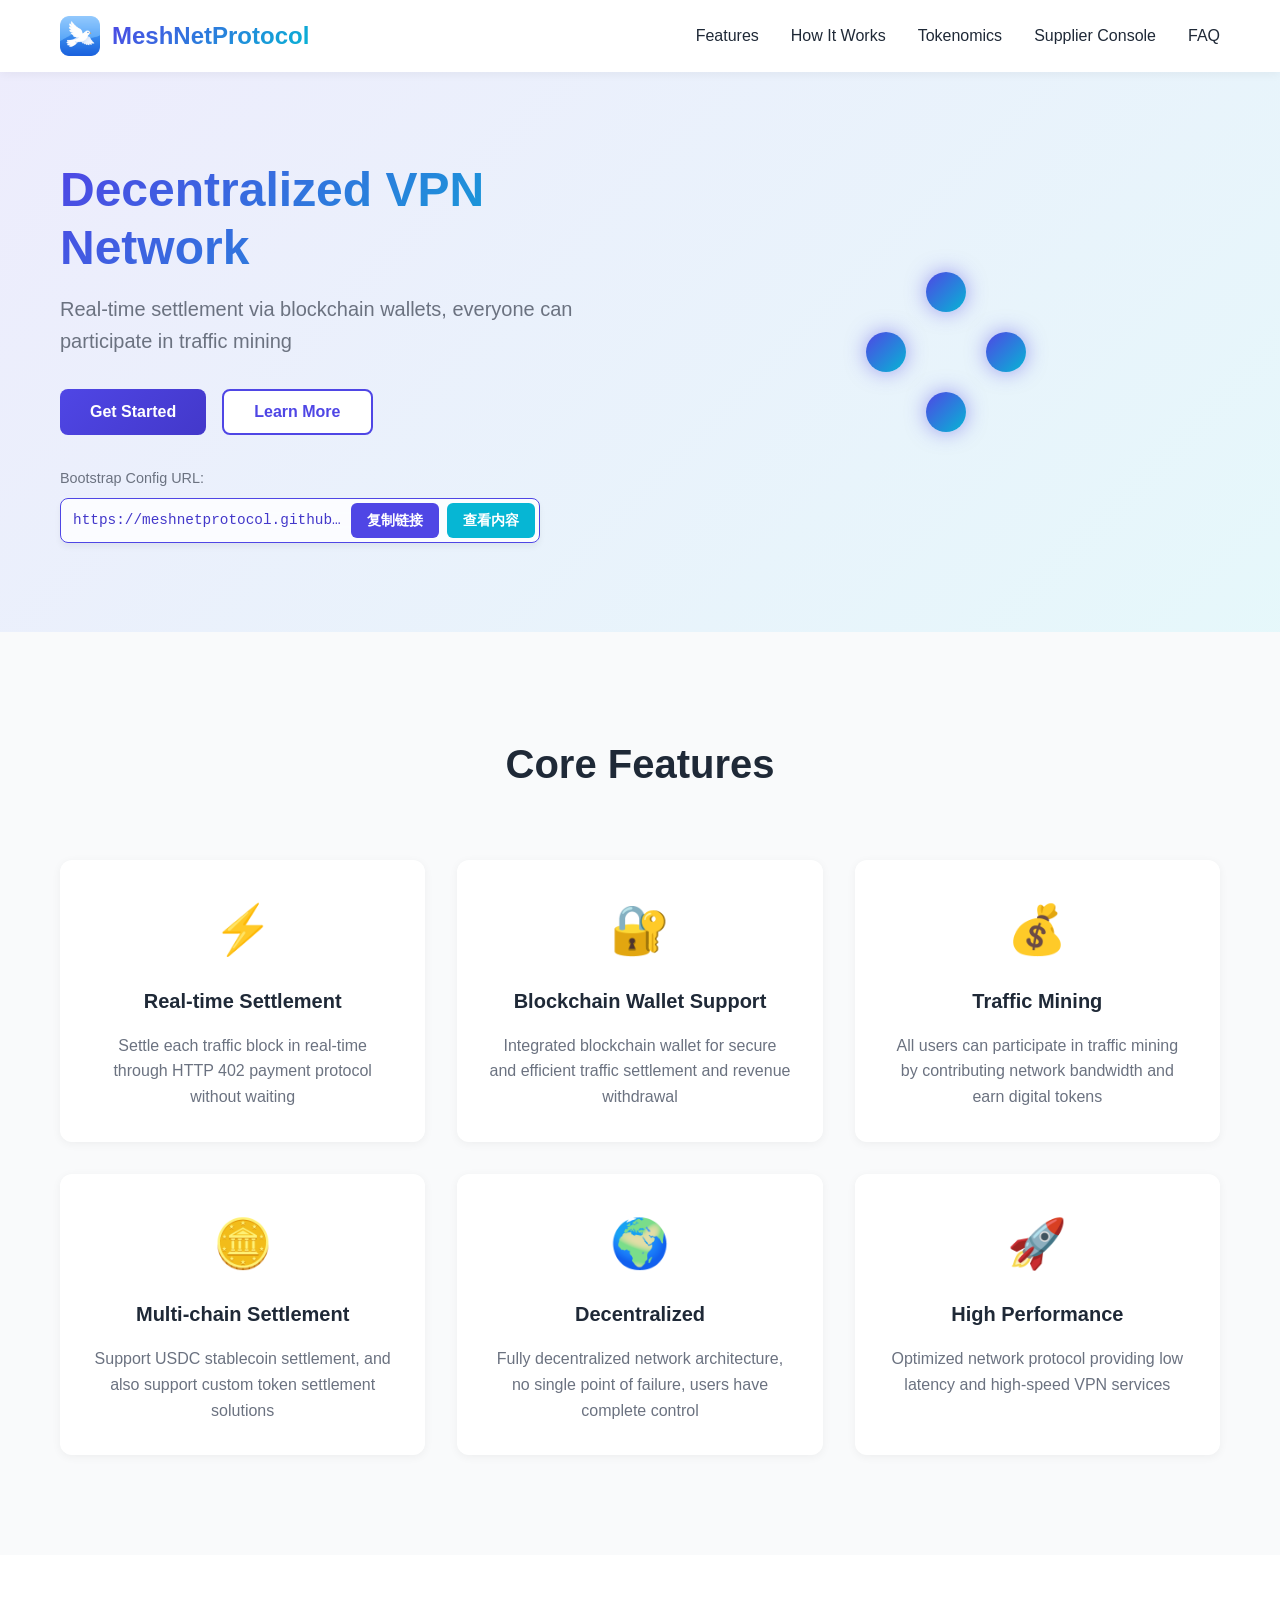
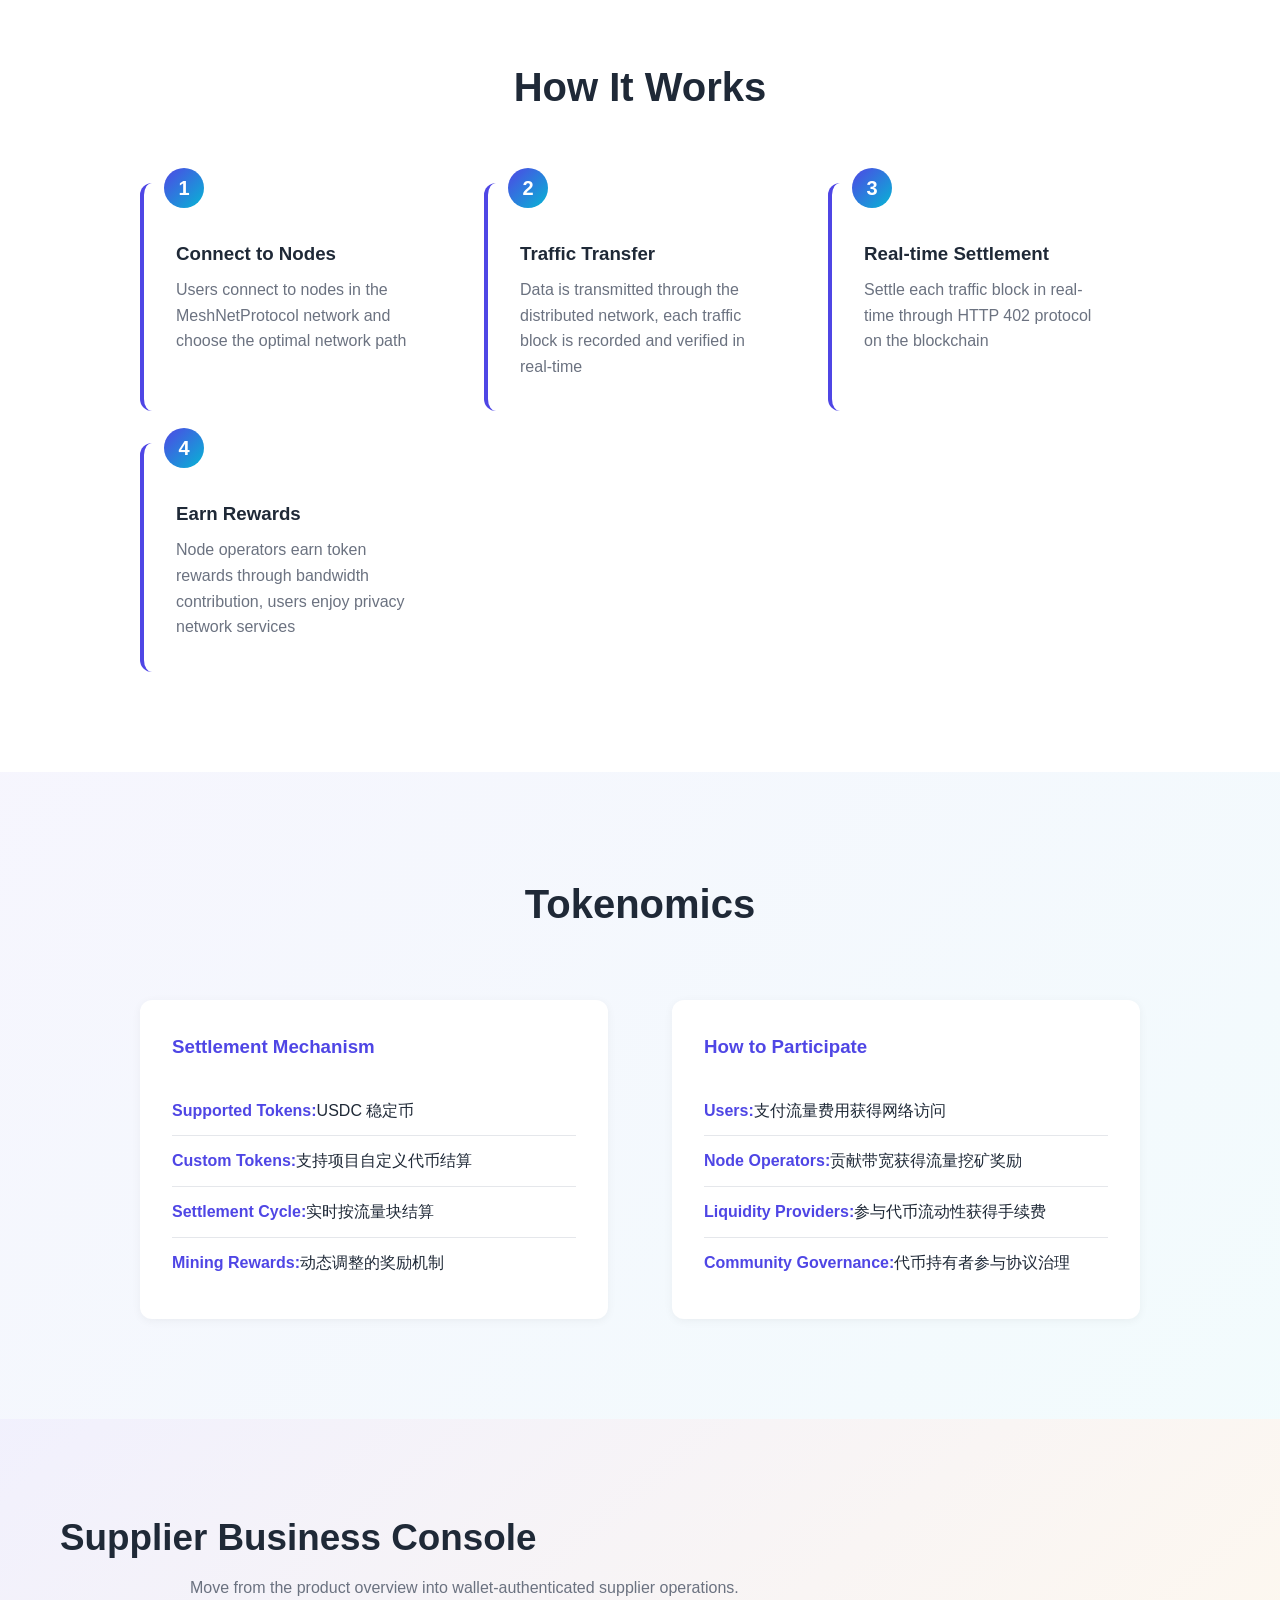
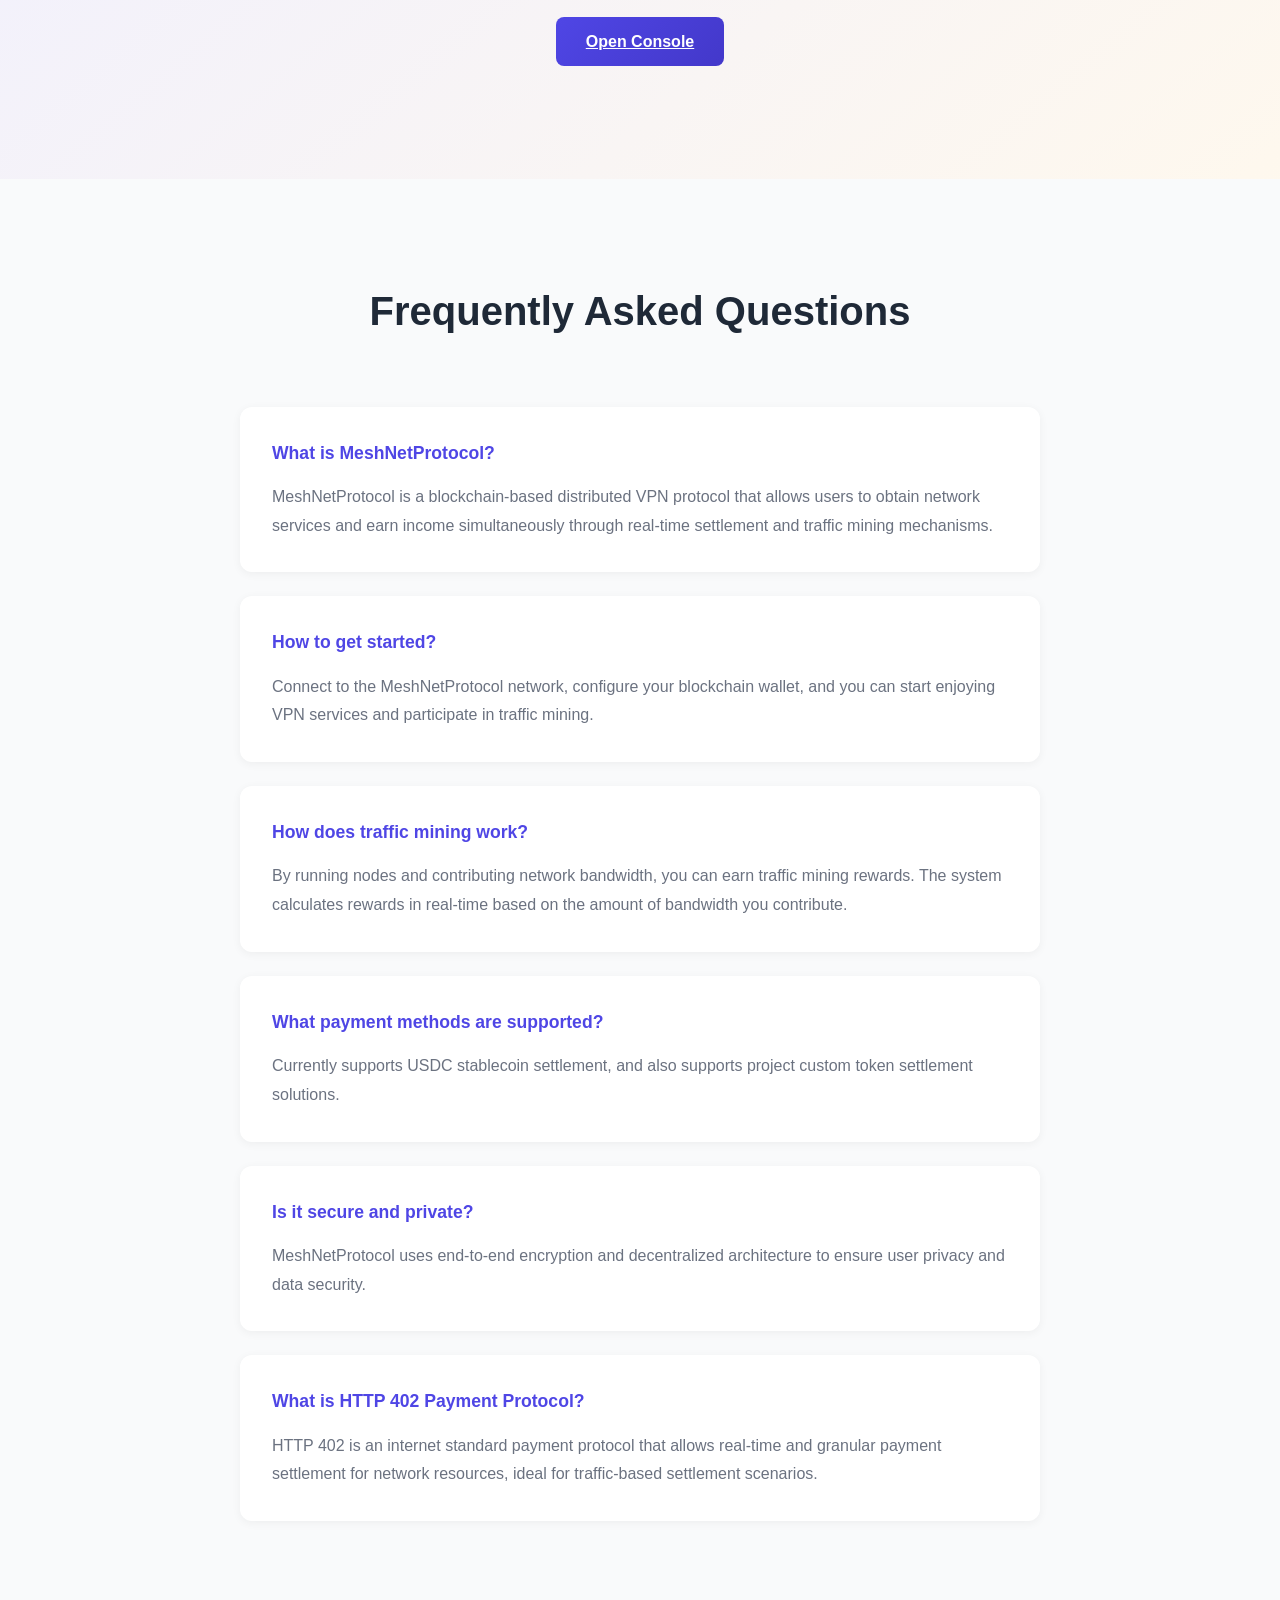
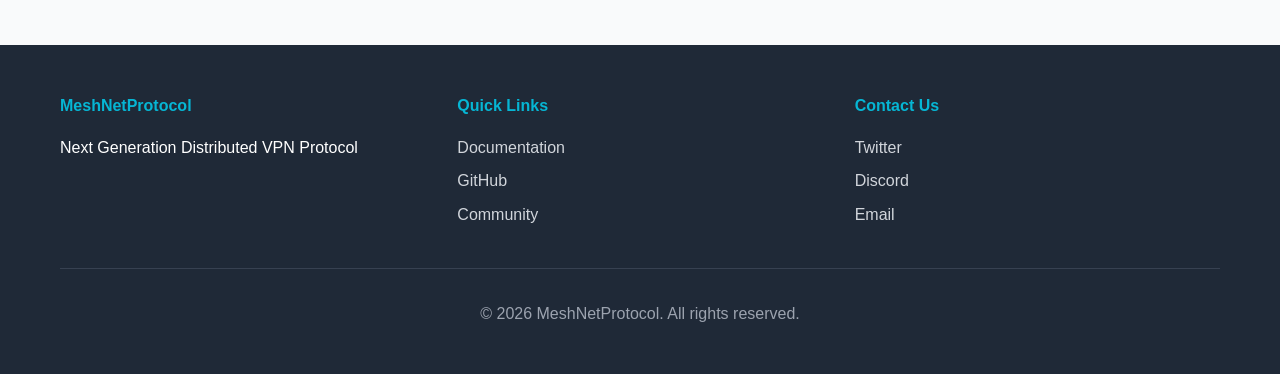
<file: index.html>
<!DOCTYPE html>
<html lang="zh-CN">

<head>
    <meta charset="UTF-8">
    <meta name="viewport" content="width=device-width, initial-scale=1.0">
    <meta name="description" content="MeshNetProtocol - 基于区块链的分布式 VPN 协议，通过流量挖矿和实时结算实现去中心化网络">
    <meta name="keywords" content="MeshNetProtocol, VPN, 区块链，流量挖矿，USDC, 分布式网络">
    <title>MeshNetProtocol</title>
    <link rel="icon" type="image/x-icon" href="favicon.ico">
    <link rel="icon" type="image/png" sizes="32x32" href="favicon-32x32.png">
    <link rel="icon" type="image/png" sizes="192x192" href="favicon-192x192.png">
    <link rel="apple-touch-icon" sizes="192x192" href="favicon-192x192.png">
    <link rel="stylesheet" href="styles.css">
</head>

<body>
    <!-- 导航栏 -->
    <nav class="navbar">
        <div class="container">
            <div class="logo">
                <img src="mesh_logo.png" alt="MeshNetProtocol Logo" class="logo-img">
                <h1>MeshNetProtocol</h1>
            </div>
            <ul class="nav-links">
                <li><a href="#features" data-i18n="nav.features">特性</a></li>
                <li><a href="#how-it-works" data-i18n="nav.howItWorks">工作原理</a></li>
                <li><a href="#tokenomics" data-i18n="nav.tokenomics">代币经济</a></li>
                <li><a href="vendor-console.html" data-i18n="nav.supplierConsole">供应商控制台</a></li>
                <li><a href="#faq" data-i18n="nav.faq">常见问题</a></li>
            </ul>
        </div>
    </nav>

    <!-- 英雄部分 -->
    <section class="hero">
        <div class="container">
            <div class="hero-content">
                <h2 data-i18n="hero.title">去中心化的VPN网络</h2>
                <p data-i18n="hero.subtitle">通过区块链钱包实时结算，让每个人都可以参与流量挖矿</p>
                <div class="cta-buttons">
                    <button class="btn btn-primary" data-i18n="buttons.getStarted">立即开始</button>
                    <button class="btn btn-secondary" data-i18n="buttons.learnMore">了解更多</button>
                </div>

                <!-- Seed URL Copy Section -->
                <div class="seed-url-container">
                    <div class="seed-label">Bootstrap Config URL:</div>
                    <div class="seed-box">
                        <code class="seed-url-text">https://meshnetprotocol.github.io/bootstrapjson</code>
                        <div class="seed-actions">
                            <button class="btn-copy copy-seed-btn" title="复制链接">
                                <span class="btn-text">复制链接</span>
                            </button>
                            <button class="btn-view view-seed-btn" title="查看配置内容">
                                <span class="btn-text">查看内容</span>
                            </button>
                        </div>
                    </div>
                </div>

                <!-- Seed Content Modal -->
                <div id="seed-modal" class="modal">
                    <div class="modal-content">
                        <div class="modal-header">
                            <h3>Seeds Configuration Contents</h3>
                            <button class="close-modal">&times;</button>
                        </div>
                        <div class="modal-body">
                            <pre id="seed-content-display"><code>加载中...</code></pre>
                        </div>
                        <div class="modal-footer">
                            <button id="copy-content-btn" class="btn btn-primary">复制全部内容</button>
                            <button class="btn btn-secondary close-modal-btn">关闭</button>
                        </div>
                    </div>
                    <div class="modal-overlay"></div>
                </div>

            </div>
            <div class="hero-image">
                <div class="network-animation">
                    <div class="node"></div>
                    <div class="node"></div>
                    <div class="node"></div>
                    <div class="node"></div>
                </div>
            </div>
        </div>
    </section>

    <!-- 核心特性 -->
    <section id="features" class="features">
        <div class="container">
            <h2 data-i18n="features.title">核心特性</h2>
            <div class="features-grid">
                <div class="feature-card">
                    <div class="feature-icon">⚡</div>
                    <h3 data-i18n="features.realtime.name">实时结算</h3>
                    <p data-i18n="features.realtime.desc">通过 HTTP 402 支付协议，实时为每个流量块进行结算，无需等待</p>
                </div>
                <div class="feature-card">
                    <div class="feature-icon">🔐</div>
                    <h3 data-i18n="features.blockchain.name">区块链钱包支持</h3>
                    <p data-i18n="features.blockchain.desc">集成区块链钱包，安全高效地进行流量结算和收益提取</p>
                </div>
                <div class="feature-card">
                    <div class="feature-icon">💰</div>
                    <h3 data-i18n="features.mining.name">流量挖矿</h3>
                    <p data-i18n="features.mining.desc">所有用户都可以通过贡献网络带宽进行流量挖矿，获得数字代币奖励</p>
                </div>
                <div class="feature-card">
                    <div class="feature-icon">🪙</div>
                    <h3 data-i18n="features.multichain.name">多链结算</h3>
                    <p data-i18n="features.multichain.desc">支持 USDC 稳定币结算，同时支持自定义代币结算方案</p>
                </div>
                <div class="feature-card">
                    <div class="feature-icon">🌍</div>
                    <h3 data-i18n="features.decentralized.name">去中心化</h3>
                    <p data-i18n="features.decentralized.desc">完全去中心化的网络架构，无单点故障，用户拥有完全控制权</p>
                </div>
                <div class="feature-card">
                    <div class="feature-icon">🚀</div>
                    <h3 data-i18n="features.performance.name">高性能</h3>
                    <p data-i18n="features.performance.desc">优化的网络协议，提供低延迟、高速度的VPN服务</p>
                </div>
            </div>
        </div>
    </section>

    <!-- 工作原理 -->
    <section id="how-it-works" class="how-it-works">
        <div class="container">
            <h2 data-i18n="howItWorks.title">工作原理</h2>
            <div class="steps">
                <div class="step">
                    <div class="step-number">1</div>
                    <h3 data-i18n="howItWorks.step1.name">连接节点</h3>
                    <p data-i18n="howItWorks.step1.desc">用户连接到 MeshNetProtocol 网络中的节点，选择最优的网络路径</p>
                </div>
                <div class="step">
                    <div class="step-number">2</div>
                    <h3 data-i18n="howItWorks.step2.name">流量传输</h3>
                    <p data-i18n="howItWorks.step2.desc">数据通过分布式网络传输，每个流量块被实时记录和验证</p>
                </div>
                <div class="step">
                    <div class="step-number">3</div>
                    <h3 data-i18n="howItWorks.step3.name">实时结算</h3>
                    <p data-i18n="howItWorks.step3.desc">通过 HTTP 402 协议，为每个流量块实时进行区块链结算</p>
                </div>
                <div class="step">
                    <div class="step-number">4</div>
                    <h3 data-i18n="howItWorks.step4.name">获得奖励</h3>
                    <p data-i18n="howItWorks.step4.desc">节点运营者通过贡献带宽获得代币奖励，用户享受隐私网络服务</p>
                </div>
            </div>
        </div>
    </section>

    <!-- 代币经济 -->
    <section id="tokenomics" class="tokenomics">
        <div class="container">
            <h2 data-i18n="tokenomics.title">代币经济</h2>
            <div class="tokenomics-content">
                <div class="tokenomics-left">
                    <h3 data-i18n="tokenomics.settlement.name">结算机制</h3>
                    <ul>
                        <li><strong data-i18n="tokenomics.settlement.supportedTokens">支持的代币：</strong>USDC 稳定币</li>
                        <li><strong data-i18n="tokenomics.settlement.customTokens">自定义代币：</strong>支持项目自定义代币结算</li>
                        <li><strong data-i18n="tokenomics.settlement.cycle">结算周期：</strong>实时按流量块结算</li>
                        <li><strong data-i18n="tokenomics.settlement.rewards">挖矿奖励：</strong>动态调整的奖励机制</li>
                    </ul>
                </div>
                <div class="tokenomics-right">
                    <h3 data-i18n="tokenomics.participation.name">参与方式</h3>
                    <ul>
                        <li><strong data-i18n="tokenomics.participation.users">使用者：</strong>支付流量费用获得网络访问</li>
                        <li><strong data-i18n="tokenomics.participation.nodes">节点运营者：</strong>贡献带宽获得流量挖矿奖励</li>
                        <li><strong data-i18n="tokenomics.participation.liquidity">流动性提供者：</strong>参与代币流动性获得手续费</li>
                        <li><strong data-i18n="tokenomics.participation.governance">社区治理：</strong>代币持有者参与协议治理</li>
                    </ul>
                </div>
            </div>
        </div>
    </section>

    <section id="business-entry" class="vendor-console">
        <div class="container">
            <div class="vendor-header">
                <h2 data-i18n="businessEntry.title">供应商业务控制台</h2>
                <p data-i18n="businessEntry.subtitle">从宣传页进入钱包鉴权后的供应商业务管理界面。</p>
                <div class="vendor-actions" style="justify-content: center; margin-top: 1rem;">
                    <a href="vendor-console.html" class="btn btn-primary" data-i18n="businessEntry.button">进入控制台</a>
                </div>
            </div>
        </div>
    </section>

    <!-- 常见问题 -->
    <section id="faq" class="faq">
        <div class="container">
            <h2 data-i18n="faq.title">常见问题</h2>
            <div class="faq-items">
                <div class="faq-item">
                    <h3 data-i18n="faq.q1.question">MeshNetProtocol 是什么？</h3>
                    <p data-i18n="faq.q1.answer">MeshNetProtocol 是一个基于区块链的分布式 VPN 协议，通过实时结算和流量挖矿机制，让用户可以获得网络服务同时赚取收益。
                    </p>
                </div>
                <div class="faq-item">
                    <h3 data-i18n="faq.q2.question">如何开始使用？</h3>
                    <p data-i18n="faq.q2.answer">连接到 MeshNetProtocol 网络，配置您的区块链钱包，即可开始享受 VPN 服务并参与流量挖矿。</p>
                </div>
                <div class="faq-item">
                    <h3 data-i18n="faq.q3.question">流量挖矿如何工作？</h3>
                    <p data-i18n="faq.q3.answer">通过运行节点并贡献网络带宽，您可以获得流量挖矿奖励。系统会根据您贡献的带宽量实时计算奖励。</p>
                </div>
                <div class="faq-item">
                    <h3 data-i18n="faq.q4.question">支持哪些支付方式？</h3>
                    <p data-i18n="faq.q4.answer">目前支持 USDC 稳定币结算，同时支持项目自定义的代币结算方案。</p>
                </div>
                <div class="faq-item">
                    <h3 data-i18n="faq.q5.question">是否安全隐私？</h3>
                    <p data-i18n="faq.q5.answer">MeshNetProtocol 采用端对端加密和去中心化架构，确保用户的隐私和数据安全。</p>
                </div>
                <div class="faq-item">
                    <h3 data-i18n="faq.q6.question">什么是 HTTP 402 支付协议？</h3>
                    <p data-i18n="faq.q6.answer">HTTP 402 是一个互联网标准支付协议，允许对网络资源进行实时、粒度化的支付结算，非常适合按流量结算的场景。</p>
                </div>
            </div>
        </div>
    </section>

    <!-- 页脚 -->
    <footer class="footer">
        <div class="container">
            <div class="footer-content">
                <div class="footer-section">
                    <h4>MeshNetProtocol</h4>
                    <p data-i18n="footer.tagline">下一代分布式 VPN 协议</p>
                </div>
                <div class="footer-section">
                    <h4 data-i18n="footer.links">快速链接</h4>
                    <ul>
                        <li><a href="#" data-i18n="footer.docs">文档</a></li>
                        <li><a href="#" data-i18n="footer.github">GitHub</a></li>
                        <li><a href="#" data-i18n="footer.community">社区</a></li>
                    </ul>
                </div>
                <div class="footer-section">
                    <h4 data-i18n="footer.contact">联系我们</h4>
                    <ul>
                        <li><a href="#" data-i18n="footer.twitter">Twitter</a></li>
                        <li><a href="#" data-i18n="footer.discord">Discord</a></li>
                        <li><a href="#" data-i18n="footer.email">Email</a></li>
                    </ul>
                </div>
            </div>
            <div class="footer-bottom">
                <p data-i18n="footer.copyright">&copy; 2026 MeshNetProtocol. All rights reserved.</p>
            </div>
        </div>
    </footer>

    <script src="i18n.js"></script>
    <script src="site-interactions.js"></script>
    <script src="script.js"></script>
</body>

</html>
</file>
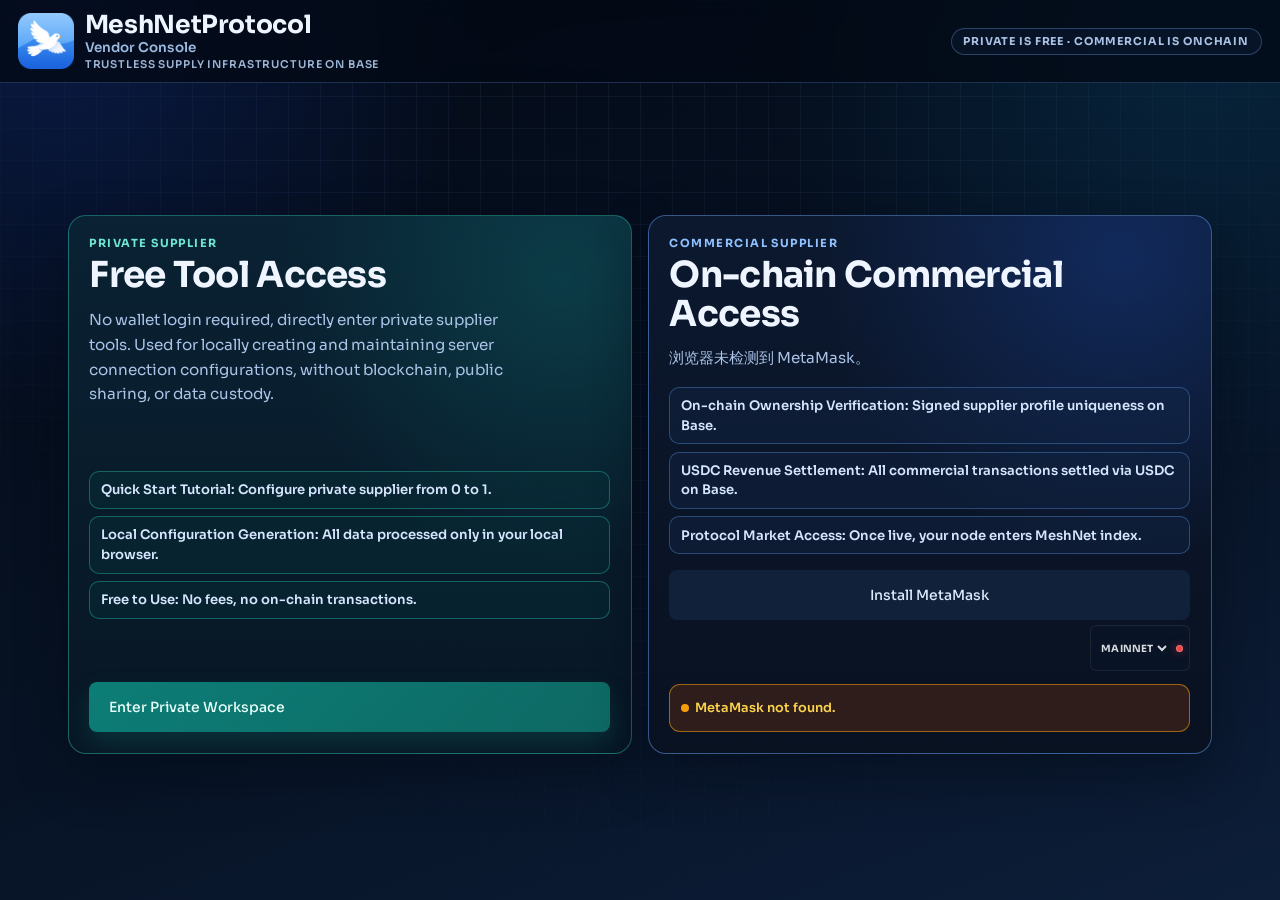
<file: vendor-console.html>
<!DOCTYPE html>
<html lang="zh-CN">

<head>
  <meta charset="UTF-8" />
  <meta name="viewport" content="width=device-width, initial-scale=1.0" />
  <meta name="description" content="MeshNetProtocol Vendor Console" />
  <title>MeshNetProtocol Vendor Console</title>
  <link rel="icon" type="image/x-icon" href="favicon.ico" />
  <link rel="icon" type="image/png" sizes="32x32" href="favicon-32x32.png" />
  <link rel="icon" type="image/png" sizes="192x192" href="favicon-192x192.png" />
  <link rel="apple-touch-icon" sizes="192x192" href="favicon-192x192.png" />
  <link rel="preconnect" href="https://fonts.googleapis.com" />
  <link rel="preconnect" href="https://fonts.gstatic.com" crossorigin />
  <link
    href="https://fonts.googleapis.com/css2?family=Sora:wght@400;500;600;700&family=IBM+Plex+Mono:wght@400;500;600&display=swap"
    rel="stylesheet" />
  <link rel="stylesheet" href="vendor-console-prototype.css" />
  <link rel="stylesheet" href="assets/css/vendor-ui.css" />
  <link rel="stylesheet" href="assets/css/vendor-vps-guide.css" />
  <script src="i18n.js"></script>
</head>

<body>
  <div class="bg-layer" aria-hidden="true"></div>

  <header class="topbar">
    <a class="brand-wrap" href="index.html" aria-label="Go to homepage">
      <img src="mesh_logo.png" alt="MeshNetProtocol" class="logo" />
      <div class="brand-text">
        <p class="brand-title">MeshNetProtocol</p>
        <p class="brand-subtitle">Vendor Console</p>
        <p class="brand-slogan">Trustless Supply Infrastructure on Base</p>
      </div>
    </a>

    <p class="topbar-aside">Private Is Free · Commercial Is Onchain</p>
    
    <!-- Language Switcher (Hidden, auto-detect) -->
    <!-- <div class="language-switcher">
      <button id="lang-zh" class="lang-btn">中文</button>
      <button id="lang-en" class="lang-btn">English</button>
    </div> -->
  </header>

  <main class="console-shell">
    <section id="entry-stage" class="entry-stage">
      <article class="entry-card private card-hover">
        <div>
          <p class="card-kicker" data-i18n="vendorConsole.entryPrivate.cardKicker">Private Supplier</p>
          <h1 class="card-title" data-i18n="vendorConsole.entryPrivate.cardTitle">免费工具入口</h1>
          <p class="card-desc" data-i18n="vendorConsole.entryPrivate.cardDesc">无需钱包登录，直接进入私有供应商工具。用于本地创建与维护服务器连接配置，不上链、不公开、不托管任何数据。</p>
        </div>

        <ul class="benefit-list">
          <li data-i18n="vendorConsole.entryPrivate.benefits.quickStart">Quick Start 教程：从 0 到 1 配置私有供应商。</li>
          <li data-i18n="vendorConsole.entryPrivate.benefits.local">本地生成连接配置：所有数据仅在本地浏览器处理。</li>
          <li data-i18n="vendorConsole.entryPrivate.benefits.free">免费使用，无手续费，无链上写入。</li>
        </ul>

        <button id="btn-enter-private" class="btn btn-hero private-entry" type="button" data-i18n="vendorConsole.entryPrivate.enterButton">Enter Private Workspace</button>
      </article>

      <article class="entry-card commercial card-hover" aria-live="polite">
        <div>
          <p class="card-kicker" data-i18n="vendorConsole.entryCommercial.cardKicker">Commercial Supplier</p>
          <h2 class="card-title" data-i18n="vendorConsole.entryCommercial.cardTitle">链上商业入口</h2>
          <p id="gate-desc" class="card-desc" data-i18n="vendorConsole.entryCommercial.cardDesc">连接 MetaMask 并签名登录。商业供应商需要选择正确 Base 网络后，才能执行注册、续费与提现操作。</p>
        </div>

        <ul class="benefit-list">
          <li data-i18n="vendorConsole.entryCommercial.benefits.ownership">链上权属校验：通过签名的供应商在 Base 上具唯一性。</li>
          <li data-i18n="vendorConsole.entryCommercial.benefits.settlement">USDC 收益结算：所有商业交易均通过 USDC 在 Base 结算。</li>
          <li data-i18n="vendorConsole.entryCommercial.benefits.market">协议市场入口：一旦上线，您的节点将进入 MeshNet 索引。</li>
        </ul>

        <div class="commercial-meta">
          <div class="auth-gate-wrap">
            <button id="btn-connect-signin" class="btn primary btn-hero hidden" type="button" data-i18n="vendorConsole.entryCommercial.signInButton">Sign In By MetaMask</button>
            <a id="btn-install-metamask" class="btn secondary btn-hero hidden" href="https://metamask.io/download/"
              target="_blank" rel="noopener noreferrer" data-i18n="vendorConsole.entryCommercial.installMetaMask">Install MetaMask</a>

            <div class="network-row-compact">
              <select id="select-target-network" aria-label="Select network">
                <option value="base-mainnet" data-i18n="vendorConsole.entryCommercial.mainnet">Mainnet</option>
                <option value="base-sepolia" data-i18n="vendorConsole.entryCommercial.sepolia">Sepolia</option>
              </select>
              <span id="network-dot" class="network-ready-dot not-ready" aria-label="Network readiness"></span>
            </div>
          </div>

          <p id="text-auth-status" class="status-block" data-i18n="vendorConsole.entryCommercial.statusChecking">Checking wallet environment...</p>
        </div>
      </article>
    </section>

    <section id="private-operation-area" class="private-operation-area hidden">
      <div class="operation-header">
        <button id="btn-private-back" class="btn ghost" data-i18n="vendorConsole.privateWorkspace.backButton">Back</button>
        <h2 id="private-view-title" data-i18n="vendorConsole.privateWorkspace.title">Private Workspace</h2>
      </div>

      <div class="operation-content">
        <!-- Main Menu sub-view -->
        <div id="subview-private-main" class="sub-view">
          <div class="module-stack">
            <!-- Module 1: VPS -->
            <article class="module-card module-vps">
              <div class="module-wrapper">
                <div class="module-header-wrap">
                  <div class="module-icon-box">☁️</div>
                  <div class="module-title-box">
                    <h3 data-i18n="vendorConsole.privateWorkspace.modules.vps.title">购买与部署 VPS (Server Setup)</h3>
                  </div>
                </div>
                <p class="module-summary" data-i18n="vendorConsole.privateWorkspace.modules.vps.summary">
                  连接全球算力底座。选择合适的 VPS 服务商是建立高性能供应节点的开端，配合我们的自动化脚本即可一键变身运营商。
                </p>
                <ul class="module-features">
                  <li><strong data-i18n="vendorConsole.privateWorkspace.modules.vps.features.vendors">厂商精选：推荐 DigitalOcean(易用)、Vultr(全球)、Hetzner(极致性价比) 等节点。</strong></li>
                  <li><strong data-i18n="vendorConsole.privateWorkspace.modules.vps.features.script">自动化脚本：提供 sudo bash install.sh 一键安装包，自动配置内核转发与 BBR。</strong></li>
                  <li><strong data-i18n="vendorConsole.privateWorkspace.modules.vps.features.env">运行环境：支持 Ubuntu 22.04+ 及 Debian 11+，最小仅需 512MB 内存即可流畅运行。</strong></li>
                  <li><strong data-i18n="vendorConsole.privateWorkspace.modules.vps.features.security">安全性增强：脚本自动配置基础防火墙与 SSH 密钥校验，保护您的服务器不被扫描攻击。</strong></li>
                </ul>
              </div>
              <div class="module-action">
                <button id="btn-goto-vps" class="btn-module" data-i18n="vendorConsole.privateWorkspace.modules.vps.actionButton">部署指引 (Deploy)</button>
              </div>
            </article>

            <!-- Module 2: Generation -->
            <article class="module-card module-config">
              <div class="module-wrapper">
                <div class="module-header-wrap">
                  <div class="module-icon-box">⚙️</div>
                  <div class="module-title-box">
                    <h3 data-i18n="vendorConsole.privateWorkspace.modules.config.title">生成配置文件 (Profile Builder)</h3>
                  </div>
                </div>
                <p class="module-summary" data-i18n="vendorConsole.privateWorkspace.modules.config.summary">
                  为个人或特定圈子定制去中心化供应节点配置。生成的 JSON 包含加密基座与 x402 支付元数据，支持多服务器聚合。
                </p>
                <ul class="module-features">
                  <li><strong data-i18n="vendorConsole.privateWorkspace.modules.config.features.easy">零门槛配置：傻瓜式输入 IP、端口、密码，自动生成标准 sing-box 核心配置。</strong></li>
                  <li><strong data-i18n="vendorConsole.privateWorkspace.modules.config.features.private">私密共享：配置仅存本地或由您托管在公网 Gist，通过 URL 拉取即可同步给好友。</strong></li>
                  <li><strong data-i18n="vendorConsole.privateWorkspace.modules.config.features.direct">无中间商：流量不经过 MeshNet 公共市场检索，完全属于您的私有地下网络。</strong></li>
                  <li><strong data-i18n="vendorConsole.privateWorkspace.modules.config.features.compatible">多端兼容：一键生成符合全平台 MeshNet App 规范的统一数据结构。</strong></li>
                </ul>
              </div>
              <div class="module-action">
                <button id="btn-goto-config" class="btn-module" data-i18n="vendorConsole.privateWorkspace.modules.config.actionButton">开始配置 (Build)</button>
              </div>
            </article>

            <!-- Module 3: Import -->
            <article class="module-card module-import">
              <div class="module-wrapper">
                <div class="module-header-wrap">
                  <div class="module-icon-box">📲</div>
                  <div class="module-title-box">
                    <h3 data-i18n="vendorConsole.privateWorkspace.modules.import.title">导入 APP (Client Connect)</h3>
                  </div>
                </div>
                <p class="module-summary" data-i18n="vendorConsole.privateWorkspace.modules.import.summary">
                  将配置映射到最终物理设备。支持 Windows, macOS, iOS 和 Android 全平台 MeshNet 客户端的快速接入方案。
                </p>
                <ul class="module-features">
                  <li><strong data-i18n="vendorConsole.privateWorkspace.modules.import.features.multi">多平台指引：覆盖桌面端与移动端的详细安装、导入、连接与切换视频/图文教程。</strong></li>
                  <li><strong data-i18n="vendorConsole.privateWorkspace.modules.import.features.url">URL 订阅模式：演示如何将 JSON 托管后，在客户端输入一个 URL 实现永久配置同步。</strong></li>
                  <li><strong data-i18n="vendorConsole.privateWorkspace.modules.import.features.monitor">状态实时监控：教你如何在 App 中查看节点延迟、流量负荷以及 x402 支付结算状态。</strong></li>
                  <li><strong data-i18n="vendorConsole.privateWorkspace.modules.import.features.qrcode">二维码快速共享：生成一次性或持久化的配置二维码，手机一扫即连。</strong></li>
                </ul>
              </div>
              <div class="module-action">
                <button id="btn-goto-import" class="btn-module" data-i18n="vendorConsole.privateWorkspace.modules.import.actionButton">查看教程 (Tutorial)</button>
              </div>
            </article>

            <!-- Module 4: Advanced - Sing-Box Configuration Lab -->
            <article class="module-card module-advanced">
              <div class="module-wrapper">
                <div class="module-header-wrap">
                  <div class="module-icon-box">🧪</div>
                  <div class="module-title-box">
                    <h3 data-i18n="vendorConsole.privateWorkspace.modules.advanced.title">Sing-Box 配置实验室</h3>
                  </div>
                </div>
                <p class="module-summary" data-i18n="vendorConsole.privateWorkspace.modules.advanced.summary">
                  交互式学习课件 - 深入理解 sing-box 配置参数
                </p>
                <ul class="module-features">
                  <li><strong data-i18n="vendorConsole.privateWorkspace.modules.advanced.features.form">表单编辑：每个参数都有专用输入框，实时生成 JSON 配置</strong></li>
                  <li><strong data-i18n="vendorConsole.privateWorkspace.modules.advanced.features.preview">实时预览：编辑时即时查看配置输出，支持语法高亮</strong></li>
                  <li><strong data-i18n="vendorConsole.privateWorkspace.modules.advanced.features.animation">网络动画：可视化流量路由，红色直连/绿色代理</strong></li>
                  <li><strong data-i18n="vendorConsole.privateWorkspace.modules.advanced.features.docs">官方文档：内置 sing-box 官方文档链接，随时查阅</strong></li>
                </ul>
              </div>
              <div class="module-action">
                <button id="btn-goto-advanced" class="btn-module" data-i18n="vendorConsole.privateWorkspace.modules.advanced.actionButton">打开实验室 (Labs)</button>
              </div>
            </article>
          </div>
        </div>

        <!-- Wizard Config sub-view -->
        <div id="subview-private-config" class="sub-view hidden">
          <div class="wizard-actions-top">
            <button id="btn-open-parser" class="btn ghost" data-i18n="vendorConsole.privateWorkspace.config.parseButton">📥 解析已有 JSON</button>
          </div>
        
          <div class="wizard-form">
            <div class="form-group">
              <label data-i18n="vendorConsole.privateWorkspace.config.profileId">唯一标识符 (Profile ID - 按量商业格式)</label>
              <div class="id-gen-row">
                <input id="config-id" type="text" class="form-control readonly-input" placeholder="请点击右侧生成按钮" readonly data-i18n-placeholder="vendorConsole.privateWorkspace.config.idPlaceholder">
                <button id="btn-gen-id" class="btn btn-secondary" data-i18n="vendorConsole.privateWorkspace.config.generateId">生成 ID</button>
              </div>
              <p style="font-size:0.75rem; color:#64748b; margin-top:0.3rem;" data-i18n="vendorConsole.privateWorkspace.config.idFormat">格式：com.mesh.[unique].[version]</p>
            </div>
        
            <div id="wizard-main-fields" class="config-lock-mask">
              <div class="form-group" style="margin-bottom:1.5rem;">
                <label data-i18n="vendorConsole.privateWorkspace.config.name">供应商名称 (Name) *</label>
                <input id="config-name" type="text" class="form-control" placeholder="例如：MyPrivateNode" data-i18n-placeholder="vendorConsole.privateWorkspace.config.namePlaceholder">
              </div>
              <div class="form-group" style="margin-bottom:1.5rem;">
                <label data-i18n="vendorConsole.privateWorkspace.config.description">简介 (Description)</label>
                <input id="config-desc" type="text" class="form-control" placeholder="这个节点的简短描述 (可选)" data-i18n-placeholder="vendorConsole.privateWorkspace.config.descPlaceholder">
              </div>
        
              <div class="wizard-section">
                <div class="wizard-section-title"><span>📡</span> <span data-i18n="vendorConsole.privateWorkspace.config.servers">节点服务器配置 (Server Nodes)</span></div>
                <div id="server-list-container" style="display:grid; gap:0.8rem;">
                  <!-- dynamic server items -->
                </div>
                <div style="display:flex; gap:1rem; margin-top:1.2rem;">
                  <button id="btn-add-server" class="btn btn-secondary" data-i18n="vendorConsole.privateWorkspace.config.addServer">+ 增加服务器</button>
                  <button id="btn-goto-vps-direct" class="btn ghost" data-i18n="vendorConsole.privateWorkspace.config.buyVps">☁️ 去购买 VPS</button>
                </div>
              </div>
        
              <div class="wizard-section">
                <div class="wizard-section-title"><span>🌐</span> <span data-i18n="vendorConsole.privateWorkspace.config.domains">代理域名后缀 (Domain Suffixes)</span></div>
                <div class="domain-mgmt-section" style="background:transparent; border:none; padding:0;">
                  <!-- Preset Selection Rail -->
                  <div class="preset-rail">
                    <div class="preset-card ai" onclick="injectDomainPreset('ai')">
                      <div class="preset-icon" data-i18n="vendorConsole.privateWorkspace.domainPresets.ai.icon">🧠</div>
                      <div style="text-align:left;">
                        <div style="font-weight:600; font-size:0.9rem;" data-i18n="vendorConsole.privateWorkspace.domainPresets.ai.title">AI 实验室增强</div>
                        <div style="font-size:0.75rem; color:#64748b;" data-i18n="vendorConsole.privateWorkspace.domainPresets.ai.desc">支持 OpenAI, Claude, 谷歌/GitHub 登录</div>
                      </div>
                    </div>
                    <div class="preset-card shop" onclick="injectDomainPreset('shop')">
                      <div class="preset-icon" data-i18n="vendorConsole.privateWorkspace.domainPresets.shop.icon">🛍️</div>
                      <div style="text-align:left;">
                        <div style="font-weight:600; font-size:0.9rem;" data-i18n="vendorConsole.privateWorkspace.domainPresets.shop.title">全球电商加速</div>
                        <div style="font-size:0.75rem; color:#64748b;" data-i18n="vendorConsole.privateWorkspace.domainPresets.shop.desc">支持 Amazon, Temu...</div>
                      </div>
                    </div>
                  </div>
        
                  <!-- Quick Add Row -->
                  <div class="id-gen-row" style="margin: 0.5rem 0;">
                    <input id="input-quick-add-domain" type="text" class="form-control"
                      placeholder="输入域名或 URL，如 google.com" data-i18n-placeholder="vendorConsole.privateWorkspace.config.domainPlaceholder">
                    <button id="btn-do-add-domain" class="btn btn-secondary" data-i18n="vendorConsole.privateWorkspace.config.addDomain">添加</button>
                  </div>
        
                  <!-- Chips Display -->
                  <div id="domain-chip-grid" class="chip-grid">
                    <!-- chips injected via JS -->
                  </div>
                </div>
                <p style="font-size:0.75rem; color:#64748b; margin-top:0.8rem;" data-i18n="vendorConsole.privateWorkspace.config.domainTip">
                  提示：系统已强制包含官方基础域名。您可以手动添加或使用上方预设。
                </p>
              </div>
        
              <div
                style="margin-top:3rem; display:flex; gap:1.2rem; border-top: 1px solid rgba(255,255,255,0.05); padding-top:2rem;">
                <button id="btn-generate-json" class="btn-module" style="width:240px; --module-color: #2dd4bf;" data-i18n="vendorConsole.privateWorkspace.config.generatePreview">生成并预览 JSON</button>
                <button class="btn-cancel btn ghost" data-i18n="vendorConsole.privateWorkspace.config.cancelButton">取消并返回列表</button>
              </div>
            </div>
          </div>
        </div>

        <!-- JSON Parser Modal (sub-view) -->
        <div id="subview-private-parse" class="modal-backdrop">
          <div class="modal-content">
            <h3 style="margin-top:0;" data-i18n="vendorConsole.privateWorkspace.parserModal.title">解析 JSON 配置</h3>
            <p style="font-size:0.9rem; color:#94a3b8;" data-i18n="vendorConsole.privateWorkspace.parserModal.desc">粘贴您已有的 JSON 文本，系统将尝试自动回填关键字段。</p>
            <textarea id="import-json-textarea" class="json-textarea" style="height:250px;"
              placeholder='{ "id": "com.mesh.xyz.v1", ... }'></textarea>
            <div style="display:flex; gap:1rem; justify-content:flex-end;">
              <button id="btn-do-parse" class="btn btn-primary" data-i18n="vendorConsole.privateWorkspace.parserModal.parseButton">立即解析</button>
              <button id="btn-close-parser" class="btn ghost" data-i18n="vendorConsole.privateWorkspace.parserModal.closeButton">关闭</button>
            </div>
          </div>
        </div>

        <!-- VPS Guide sub-view -->
        <div id="subview-private-vps" class="sub-view hidden">
          <div class="vps-guide-container">
            <div class="vps-help-header">
              <h3 data-i18n="vendorConsole.privateWorkspace.vpsGuide.title">Deploy Your Node</h3>
              <p data-i18n="vendorConsole.privateWorkspace.vpsGuide.subtitle">只需简单的 4 步，一键自动化构建您的私有供应节点。</p>
            </div>

            <div class="vps-timeline">
              <!-- Step 1 -->
              <div class="vps-step">
                <div class="step-marker">1</div>
                <div class="step-content">
                  <h4 data-i18n="vendorConsole.privateWorkspace.vpsGuide.steps.step1.title">选择并购买 VPS (Purchase VPS)</h4>
                  <p data-i18n="vendorConsole.privateWorkspace.vpsGuide.steps.step1.desc">前往您喜欢的云服务商注册并部署一台新实例。如果没有偏好，可以从下方选择我们推荐的厂商：</p>

                  <div class="provider-grid">
                    <a href="https://www.digitalocean.com/" target="_blank" class="provider-card do">
                      <div class="name" data-i18n="vendorConsole.privateWorkspace.vpsGuide.steps.step1.providers.digitalocean">DigitalOcean</div>
                      <div class="tag" data-i18n="vendorConsole.privateWorkspace.vpsGuide.steps.step1.providers.digitaloceanTag">最易用的入门级 VPS</div>
                    </a>
                    <a href="https://www.vultr.com/" target="_blank" class="provider-card vultr">
                      <div class="name" data-i18n="vendorConsole.privateWorkspace.vpsGuide.steps.step1.providers.vultr">Vultr</div>
                      <div class="tag" data-i18n="vendorConsole.privateWorkspace.vpsGuide.steps.step1.providers.vultrTag">全球机房 · 小时计费</div>
                    </a>
                    <a href="https://www.hetzner.com/" target="_blank" class="provider-card hetzner">
                      <div class="name" data-i18n="vendorConsole.privateWorkspace.vpsGuide.steps.step1.providers.hetzner">Hetzner</div>
                      <div class="tag" data-i18n="vendorConsole.privateWorkspace.vpsGuide.steps.step1.providers.hetznerTag">欧洲性价比之王</div>
                    </a>
                  </div>

                  <p data-i18n="vendorConsole.privateWorkspace.vpsGuide.steps.step1.recommendations">购买时**推荐**参考以下系统与配置（因为我们底层的 <strong>sing-box</strong> 内核拥有极强的跨平台兼容性，只要是主流 Linux 发行版均能完美运行）：</p>
                  <ul class="vps-recommendations">
                    <li data-i18n="vendorConsole.privateWorkspace.vpsGuide.steps.step1.os">OS (操作系统): 推荐 <strong>Debian 11/12</strong> 或 <strong>Ubuntu 22.04/24.04</strong> （同时也全面支持 CentOS 8+ 等 RPM 系系统）</li>
                    <li data-i18n="vendorConsole.privateWorkspace.vpsGuide.steps.step1.plan">Plan: 基础云计算 (Basic / Regular Performance 即可)</li>
                    <li data-i18n="vendorConsole.privateWorkspace.vpsGuide.steps.step1.size">Size: 512MB 内存或 1GB 内存 (约 $2.5 - $5/月)</li>
                  </ul>
                  <div class="ai-prompt-box">
                    <div style="display:flex;justify-content:space-between;align-items:center;">
                      <div class="prompt-title" data-i18n="vendorConsole.privateWorkspace.vpsGuide.steps.step1.aiPrompt">💡 遇到困难？尝试复制以下提示词问 AI：</div>
                      <button class="btn-copy-prompt"
                        onclick="window.MeshVendor.Private.copyCode(this, 'ai-prompt-1')">Copy</button>
                    </div>
                    <div class="prompt-text" id="ai-prompt-1" data-i18n="vendorConsole.privateWorkspace.vpsGuide.steps.step1.promptText">"我需要购买一台用于搭建 sing-box 节点的 VPS。请帮我对比 DigitalOcean, Vultr 和
                      Hetzner
                      的基础套餐价格。我希望系统用 Debian 12，内存 1GB。请给我一份具体的新手购买图文步骤指南。"</div>
                  </div>
                </div>
              </div>

              <!-- Step 2 -->
              <div class="vps-step">
                <div class="step-marker">2</div>
                <div class="step-content">
                  <h4 data-i18n="vendorConsole.privateWorkspace.vpsGuide.steps.step2.title">通过 SSH 连接服务器</h4>
                  <p data-i18n="vendorConsole.privateWorkspace.vpsGuide.steps.step2.desc">购买成功后，在 VPS 控制台后台可以找到新服务器的 <strong>IP 地址</strong> 和 <strong>Root 密码</strong>。打开你电脑上的终端 (Terminal) /
                    PowerShell，输入以下命令并回车，按提示输入密码进行连接：</p>
                  <div class="code-block-wrapper has-copy">
                    <pre><code id="ssh-command" data-i18n="vendorConsole.privateWorkspace.vpsGuide.steps.step2.sshCommand">ssh root@你的服务器 IP</code></pre>
                    <button class="btn-copy-code"
                      onclick="window.MeshVendor.Private.copyCode(this, 'ssh-command')">Copy</button>
                  </div>
                  <div class="ai-prompt-box">
                    <div style="display:flex;justify-content:space-between;align-items:center;">
                      <div class="prompt-title" data-i18n="vendorConsole.privateWorkspace.vpsGuide.steps.step2.aiPrompt">💡 不知道终端在哪里？尝试复制以下提示词问 AI：</div>
                      <button class="btn-copy-prompt"
                        onclick="window.MeshVendor.Private.copyCode(this, 'ai-prompt-2')">Copy</button>
                    </div>
                    <div class="prompt-text" id="ai-prompt-2" data-i18n="vendorConsole.privateWorkspace.vpsGuide.steps.step2.promptText">"我是一个纯粹的新手小白，我使用的是 [Windows 11 / macOS] 系统。我现在有了一台 VPS，IP 是 1.1.1.1，并且有了
                      root 密码。请一步步教我如何使用自带的 [PowerShell / 终端] 通过 SSH 登录上这台服务器，请告诉我每一步该点哪里、输入什么，详细到回车键。"</div>
                  </div>
                </div>
              </div>

              <!-- Step 3 -->
              <div class="vps-step">
                <div class="step-marker">3</div>
                <div class="step-content">
                  <h4 data-i18n="vendorConsole.privateWorkspace.vpsGuide.steps.step3.title">运行一键安装脚本</h4>
                  <p data-i18n="vendorConsole.privateWorkspace.vpsGuide.steps.step3.desc">成功登录服务器后，复制并粘贴下面的全自动安装脚本到终端中执行。脚本会自动安装内核增强 (BBR)、配置防火墙规则，并部署 sing-box。整个过程大约需要 1-2 分钟。</p>
                  <div class="code-block-wrapper has-copy">
                    <pre><code id="vps-install-script" data-i18n="vendorConsole.privateWorkspace.vpsGuide.steps.step3.installScript">bash <(curl -sL https://meshnetprotocol.github.io/install.sh)</code></pre>
                    <button class="btn-copy-code"
                      onclick="window.MeshVendor.Private.copyCode(this, 'vps-install-script')">Copy</button>
                  </div>
                  <p data-i18n="vendorConsole.privateWorkspace.vpsGuide.steps.step3.forceInstallDesc">如果系统已存在 sing-box，脚本会提示并退出。需要强制重装并覆盖配置时执行：</p>
                  <div class="code-block-wrapper has-copy">
                    <pre><code id="vps-force-install" data-i18n="vendorConsole.privateWorkspace.vpsGuide.steps.step3.forceInstall">bash <(curl -sL https://meshnetprotocol.github.io/install.sh) --force</code></pre>
                    <button class="btn-copy-code"
                      onclick="window.MeshVendor.Private.copyCode(this, 'vps-force-install')">Copy</button>
                  </div>
                </div>
              </div>

              <!-- Step 4 -->
              <div class="vps-step">
                <div class="step-marker">4</div>
                <div class="step-content">
                  <h4 data-i18n="vendorConsole.privateWorkspace.vpsGuide.steps.step4.title">获取连接凭证</h4>
                  <p data-i18n="vendorConsole.privateWorkspace.vpsGuide.steps.step4.desc">安装完成后，终端界面会打印出一个带有绿色 <strong>[SUCCESS]</strong> 的表格，其中包含 <b>服务器 IP</b>、<b>服务端口 (Port)</b> 和 <b>随机密码
                      (Password)</b>。请保管好这三个信息。</p>
                  <p data-i18n="vendorConsole.privateWorkspace.vpsGuide.steps.step4.desc2">如果忘记了端口或密码，可在服务器上再次执行以下命令查看当前配置：</p>
                  <div class="code-block-wrapper has-copy">
                    <pre><code id="vps-credential-check" data-i18n="vendorConsole.privateWorkspace.vpsGuide.steps.step4.checkCommand">bash <(curl -sL https://meshnetprotocol.github.io/install.sh) --show</code></pre>
                    <button class="btn-copy-code"
                      onclick="window.MeshVendor.Private.copyCode(this, 'vps-credential-check')">Copy</button>
                  </div>
                </div>
              </div>
            </div>

            <div class="vps-guide-footer">
              <button id="btn-vps-to-config" class="btn btn-primary" data-i18n="vendorConsole.privateWorkspace.vpsGuide.footer.toConfig">我已经拿到了连接凭证，去生成 JSON →</button>
              <button class="btn-cancel btn ghost" data-i18n="vendorConsole.privateWorkspace.vpsGuide.footer.back">返回列表</button>
            </div>
          </div>
        </div>

        <!-- Import Guide sub-view -->
        <div id="subview-private-import" class="sub-view hidden">
          <div class="tab-nav">
            <div class="tab-btn active" data-tab="win" data-i18n="vendorConsole.privateWorkspace.importGuide.win">Windows</div>
            <div class="tab-btn" data-tab="mac" data-i18n="vendorConsole.privateWorkspace.importGuide.mac">macOS</div>
            <div class="tab-btn" data-tab="ios" data-i18n="vendorConsole.privateWorkspace.importGuide.ios">iOS</div>
            <div class="tab-btn" data-tab="android" data-i18n="vendorConsole.privateWorkspace.importGuide.android">Android</div>
          </div>
          <div class="tab-content" id="import-docs">
            <p data-i18n="vendorConsole.privateWorkspace.importGuide.selectPlatform">请选择对应的平台查看导入说明。</p>
          </div>
          <div style="border-top:1px solid rgba(255,255,255,0.1); padding-top:1.5rem; margin-top:1rem;">
            <h3 data-i18n="vendorConsole.privateWorkspace.importGuide.hosting">进阶：通过 URL 托管配置</h3>
            <p style="color:#94a3b8; font-size:0.9rem;" data-i18n="vendorConsole.privateWorkspace.importGuide.hostingDesc">您可以将生成的 JSON 文件上传至 GitHub Gist、Pastebin 或任何公网对象存储（OSS），然后在 APP 中直接输入该 URL 即可实现多端同步更新。</p>
          </div>
          <button class="btn-cancel btn ghost" style="margin-top:1rem;" data-i18n="vendorConsole.privateWorkspace.importGuide.backButton">返回</button>
        </div>

        <!-- Global Prompt Modal -->
        <div id="global-prompt-modal" class="modal-backdrop">
          <div class="modal-content">
            <h3 id="prompt-title" class="modal-title" data-i18n="vendorConsole.privateWorkspace.modal.notification">Notification</h3>
            <p id="prompt-message" class="modal-message">Content goes here...</p>
            <div id="prompt-actions" style="display:flex; gap:1rem; justify-content:flex-end; margin-top:1rem;">
              <!-- buttons injected via JS -->
            </div>
          </div>
        </div>

        <!-- JSON Preview sub-view (for generated config from Profile Builder) -->
        <div id="subview-private-json-preview" class="sub-view hidden">
          <div class="json-editor-wrap">
            <h3 style="color: #2dd4bf; margin-bottom: 0.5rem;">📄 JSON 配置预览</h3>
            <p style="font-size:0.85rem; color:#94a3b8; margin-bottom: 1rem;">以下是根据当前配置生成的 sing-box 配置文件，可直接用于 APP。</p>
            <textarea id="generated-json-preview" class="json-textarea" spellcheck="false" readonly></textarea>
            <div style="display:flex; gap:0.8rem; flex-wrap:wrap; margin-top: 1rem;">
              <button id="btn-copy-generated-json" class="btn btn-primary">📋 复制 JSON</button>
              <button id="btn-download-generated-json" class="btn btn-secondary">💾 下载 JSON 文件</button>
              <button class="btn-cancel btn ghost">返回</button>
            </div>
          </div>
        </div>

        <!-- Advanced Editor sub-view - Sing-Box Configuration Lab -->
        <div id="subview-private-advanced" class="sub-view advanced-lab-view hidden">
          <!-- Lab Header -->
          <div class="labs-header" style="display: flex; align-items: center; justify-content: space-between; padding: 1rem 1.5rem; background: rgba(0, 217, 255, 0.05); border-bottom: 1px solid rgba(0, 217, 255, 0.1); border-radius: 0.75rem 0.75rem 0 0; margin: 0 0 1.5rem 0;">
            <div class="header-content" style="flex: 1;">
              <h2 style="color: #2dd4bf; font-size: 1.5rem; font-weight: 600; margin: 0 0 0.5rem 0;">🧪 Sing-Box 配置实验室</h2>
              <p style="color: #64748b; font-size: 0.875rem; margin: 0;">交互式学习课件 - 深入理解 sing-box 配置参数</p>
            </div>
            <div class="header-actions" style="display: flex; gap: 0.75rem; flex-shrink: 0;">
              <a href="https://sing-box.sagernet.org/configuration/" target="_blank" class="btn btn-info" style="background: #0ea5e9; color: white; text-decoration: none; padding: 0.625rem 1.25rem; border-radius: 0.5rem; font-size: 0.875rem; font-weight: 500; display: inline-flex; align-items: center; gap: 0.5rem; transition: all 0.2s;">
                <span>📖</span>
                <span>官方文档</span>
              </a>
              <button id="btn-load-config" class="btn btn-secondary" style="background: rgba(0, 217, 255, 0.1); border: 1px solid rgba(0, 217, 255, 0.2); color: #00d9ff; padding: 0.625rem 1.25rem; border-radius: 0.5rem; font-size: 0.875rem; font-weight: 500; cursor: pointer; transition: all 0.2s; display: inline-flex; align-items: center; gap: 0.5rem;">
                <span>📂</span>
                <span>加载配置</span>
              </button>
            </div>
          </div>

          <!-- Full-width container for advanced lab only -->
          <div class="labs-full-width-container" 
               style="padding: 1.5rem; background: transparent;">
            <!-- New Professional Dashboard Layout (Figma Design) -->
            <!-- New Layout: Top Row (Tree 40% + Flow 60%) + Bottom JSON -->
            <div class="labs-figma-grid">
            
            <!-- Top Row: Configuration Tree + Network Flow Animation -->
            <div class="labs-top-row">
              <!-- Left Panel: Configuration Tree -->
              <div class="labs-tree-panel-figma">
                <div class="panel-header-figma">
                  <h3 style="color: #00d9ff; font-size: 1rem; margin: 0;">🌳 配置结构</h3>
                </div>
                <div id="config-tree-container" class="config-tree"></div>
              </div>
              
              <!-- Right Panel: Network Flow Animation -->
              <div class="labs-animation-panel-figma">
                <div class="panel-header-figma">
                  <h3 style="color: #00d9ff; font-size: 1rem; margin: 0;">🌊 数据流向动画</h3>
                  <p style="color: #94a3b8; font-size: 0.75rem; margin: 0;">实时展示网络数据的流动路径</p>
                </div>
                <div class="animation-wrapper-figma">
                  <!-- Network flow will be rendered here by JS -->
                </div>
              </div>
            </div>
            
            <!-- Bottom: JSON Preview -->
            <div class="labs-json-panel-figma">
              <div class="panel-header-figma">
                <h3 style="color: #00d9ff; font-size: 1rem; margin: 0;">📄 JSON 配置预览</h3>
                <div class="json-actions-figma">
                  <button id="btn-copy-json" class="btn-action-figma">📋 复制</button>
                  <button id="btn-download-json" class="btn-action-figma">💾 下载</button>
                </div>
              </div>
              <div class="json-content-figma">
                <pre id="json-preview"></pre>
              </div>
              <div class="json-stats-figma">
                <span>大小：<span id="json-size">0</span> bytes</span>
                <span>行数：<span id="json-lines">0</span></span>
                <span>节点数：<span id="json-nodes">0</span></span>
              </div>
            </div>
            
          </div>
          </div> <!-- Close labs-full-width-container -->
        </div>
        </div>
      </div>
      </div>
    </section>
  </main>

  <!-- Lab Scripts -->
  <link rel="stylesheet" href="assets/css/vendor-labs-enhanced.css">
  <link rel="stylesheet" href="assets/css/vendor-labs-figma.css">
  <link rel="stylesheet" href="assets/css/vendor-labs-tree-figma.css">
  <link rel="stylesheet" href="assets/css/vendor-labs-network-flow.css">
  <script src="assets/js/vendor-labs-tree-figma.js"></script>
  <script src="assets/js/vendor-labs-network-flow.js"></script>
  <script src="assets/js/vendor-labs-config-to-flow.js"></script>
  <!-- Removed old animation module - replaced by network-flow -->
  <!-- <script src="assets/js/vendor-labs-animation.js"></script> -->
  <script src="assets/js/vendor-labs-json.js"></script>
  <script>
    // Initialize the lab when DOM is ready
    document.addEventListener('DOMContentLoaded', function() {
      // Initialize Tree
      if (window.LabsTree) {
        window.LabsTree.init();
      }
      
      // Initialize Network Flow (replaces old Animation module)
      if (window.LabsNetworkFlow) {
        window.LabsNetworkFlow.init();
      }
      
      // Skip old Animation module - using network-flow instead
      // if (window.LabsAnimation) {
      //   window.LabsAnimation.init();
      // }
      
      // Initialize JSON Display
      if (window.LabsJson) {
        window.LabsJson.init();
      }
      
      // Load config button - TODO: implement file picker
      const btnLoadConfig = document.getElementById('btn-load-config');
      if (btnLoadConfig) {
        btnLoadConfig.addEventListener('click', () => {
          // TODO: Implement file picker to load config
          console.log('[Load Config] Clicked - TODO: implement file picker');
        });
      }
      
      // Listen for config changes
      window.addEventListener('config-updated', (e) => {
        const config = e.detail;
        // Update Network Flow (replaces old Animation module)
        if (window.LabsNetworkFlow && window.LabsNetworkFlow.setConfig) {
          window.LabsNetworkFlow.setConfig(config);
        }
        // JSON Display will be updated by tree module when config structure is ready
        // Tree updates automatically via event listener
      });
      
      // Initialize with empty config for now
      // TODO: This will be populated by tree module later
      const emptyConfig = {
        log: {},  // Empty log configuration - use "+ Add Field" to add fields
        dns: {},  // Empty DNS configuration - use "+ Add Field" to add fields
        ntp: {
          enabled: false,
          server: 'time.apple.com',
          interval: '30m'
        },
        certificate: [],
        endpoints: [],
        inbounds: [],
        outbounds: [],
        route: {
          rules: [],
          final: 'direct'
        },
        services: [],
        experimental: {}
      };
      
      // Dispatch event to initialize all modules
      window.dispatchEvent(new CustomEvent('config-updated', {
        detail: emptyConfig
      }));
    });
  </script>

  <script src="vendor-console.js"></script>
</body>

</html>
</file>
<file: styles.css>
:root {
    --primary-color: #4f46e5;
    --primary-dark: #4338ca;
    --secondary-color: #06b6d4;
    --accent-color: #f59e0b;
    --text-dark: #1f2937;
    --text-light: #6b7280;
    --background-light: #f9fafb;
    --border-color: #e5e7eb;
}

* {
    margin: 0;
    padding: 0;
    box-sizing: border-box;
}

body {
    font-family: -apple-system, BlinkMacSystemFont, 'Segoe UI', Roboto, Oxygen, Ubuntu, Cantarell, sans-serif;
    color: var(--text-dark);
    line-height: 1.6;
    overflow-x: hidden;
}

.container {
    max-width: 1200px;
    margin: 0 auto;
    padding: 0 20px;
}

/* 导航栏 */
.navbar {
    position: sticky;
    top: 0;
    background: white;
    box-shadow: 0 2px 10px rgba(0, 0, 0, 0.05);
    z-index: 1000;
}

.navbar .container {
    display: flex;
    justify-content: space-between;
    align-items: center;
    padding: 1rem 20px;
}

.logo {
    display: flex;
    align-items: center;
    gap: 12px;
}

.logo-img {
    height: 40px;
    width: auto;
}

.logo h1 {
    font-size: 1.5rem;
    background: linear-gradient(135deg, var(--primary-color), var(--secondary-color));
    -webkit-background-clip: text;
    -webkit-text-fill-color: transparent;
    background-clip: text;
    margin: 0;
}

/* Seed URL Section */
.seed-url-container {
    margin-top: 2rem;
    max-width: 480px;
}

.seed-label {
    font-size: 0.9rem;
    color: var(--text-light);
    margin-bottom: 0.5rem;
    font-weight: 500;
}

.seed-box {
    display: flex;
    align-items: center;
    background: rgba(255, 255, 255, 0.8);
    backdrop-filter: blur(10px);
    border: 1px solid var(--primary-color);
    border-radius: 8px;
    padding: 4px;
    padding-left: 12px;
    box-shadow: 0 4px 6px rgba(0, 0, 0, 0.05);
}

.seed-box code {
    flex: 1;
    font-family: 'Monaco', 'Consolas', monospace;
    font-size: 0.9rem;
    color: var(--primary-dark);
    overflow: hidden;
    text-overflow: ellipsis;
    white-space: nowrap;
    margin-right: 10px;
}

.seed-actions {
    display: flex;
    gap: 8px;
}

.btn-copy,
.btn-view {
    background: var(--primary-color);
    color: white;
    border: none;
    padding: 8px 16px;
    border-radius: 6px;
    cursor: pointer;
    font-size: 0.9rem;
    font-weight: 600;
    transition: all 0.2s ease;
    white-space: nowrap;
}

.btn-view {
    background: var(--secondary-color);
}

.btn-copy:hover {
    background: var(--primary-dark);
    transform: translateY(-1px);
}

.btn-view:hover {
    filter: brightness(1.1);
    transform: translateY(-1px);
}

.btn-copy:active,
.btn-view:active {
    transform: translateY(0);
}

/* Modal Styles */
.modal {
    position: fixed;
    top: 0;
    left: 0;
    width: 100%;
    height: 100%;
    display: none;
    /* Hidden by default */
    align-items: center;
    justify-content: center;
    z-index: 2000;
}

.modal.active {
    display: flex;
}

.modal-overlay {
    position: absolute;
    top: 0;
    left: 0;
    width: 100%;
    height: 100%;
    background: rgba(0, 0, 0, 0.6);
    backdrop-filter: blur(5px);
}

.modal-content {
    background: white;
    width: 90%;
    max-width: 800px;
    max-height: 85vh;
    border-radius: 16px;
    position: relative;
    z-index: 2001;
    display: flex;
    flex-direction: column;
    box-shadow: 0 25px 50px -12px rgba(0, 0, 0, 0.25);
    animation: modalScaleUp 0.3s ease-out;
}

@keyframes modalScaleUp {
    from {
        opacity: 0;
        transform: scale(0.95) translateY(10px);
    }

    to {
        opacity: 1;
        transform: scale(1) translateY(0);
    }
}

.modal-header {
    padding: 1.5rem 2rem;
    border-bottom: 1px solid var(--border-color);
    display: flex;
    justify-content: space-between;
    align-items: center;
}

.modal-header h3 {
    margin: 0;
    color: var(--text-dark);
    font-size: 1.25rem;
}

.close-modal {
    background: none;
    border: none;
    font-size: 1.5rem;
    cursor: pointer;
    color: var(--text-light);
    transition: color 0.2s;
}

.close-modal:hover {
    color: var(--text-dark);
}

.modal-body {
    padding: 2rem;
    overflow-y: auto;
    flex: 1;
    background: #1e293b;
    /* Dark code look */
}

#seed-content-display {
    margin: 0;
    white-space: pre-wrap;
    word-break: break-all;
    font-family: 'Monaco', 'Consolas', monospace;
    font-size: 0.9rem;
    color: #e2e8f0;
    line-height: 1.5;
}

#seed-content-display code {
    color: #e2e8f0;
}

.modal-footer {
    padding: 1.5rem 2rem;
    border-top: 1px solid var(--border-color);
    display: flex;
    justify-content: flex-end;
    gap: 1rem;
}

.nav-links {
    display: flex;
    list-style: none;
    gap: 2rem;
}

.nav-links a {
    text-decoration: none;
    color: var(--text-dark);
    font-weight: 500;
    transition: color 0.3s ease;
}

.nav-links a:hover {
    color: var(--primary-color);
}

/* 英雄部分 */
.hero {
    background: linear-gradient(135deg, rgba(79, 70, 229, 0.1), rgba(6, 182, 212, 0.1));
    padding: 80px 20px;
}

.hero .container {
    display: grid;
    grid-template-columns: 1fr 1fr;
    gap: 4rem;
    align-items: center;
}

.hero-content h2 {
    font-size: 3rem;
    margin-bottom: 1rem;
    line-height: 1.2;
    background: linear-gradient(135deg, var(--primary-color), var(--secondary-color));
    -webkit-background-clip: text;
    -webkit-text-fill-color: transparent;
    background-clip: text;
}

.hero-content p {
    font-size: 1.25rem;
    color: var(--text-light);
    margin-bottom: 2rem;
}

.cta-buttons {
    display: flex;
    gap: 1rem;
}

.btn {
    padding: 12px 30px;
    border: none;
    border-radius: 8px;
    font-size: 1rem;
    font-weight: 600;
    cursor: pointer;
    transition: all 0.3s ease;
}

.btn-primary {
    background: linear-gradient(135deg, var(--primary-color), var(--primary-dark));
    color: white;
}

.btn-primary:hover {
    transform: translateY(-2px);
    box-shadow: 0 10px 25px rgba(79, 70, 229, 0.3);
}

.btn-secondary {
    background: white;
    color: var(--primary-color);
    border: 2px solid var(--primary-color);
}

.btn-secondary:hover {
    background: var(--primary-color);
    color: white;
}

/* 网络动画 */
.hero-image {
    display: flex;
    justify-content: center;
    align-items: center;
    height: 400px;
    position: relative;
}

.network-animation {
    position: relative;
    width: 200px;
    height: 200px;
}

.node {
    position: absolute;
    width: 40px;
    height: 40px;
    border-radius: 50%;
    background: linear-gradient(135deg, var(--primary-color), var(--secondary-color));
    box-shadow: 0 0 20px rgba(79, 70, 229, 0.5);
    animation: float 3s ease-in-out infinite;
}

.node:nth-child(1) {
    top: 20px;
    left: 80px;
    animation-delay: 0s;
}

.node:nth-child(2) {
    top: 80px;
    left: 20px;
    animation-delay: 0.5s;
}

.node:nth-child(3) {
    top: 80px;
    right: 20px;
    animation-delay: 1s;
}

.node:nth-child(4) {
    bottom: 20px;
    left: 80px;
    animation-delay: 1.5s;
}

@keyframes float {

    0%,
    100% {
        transform: translateY(0px);
    }

    50% {
        transform: translateY(-20px);
    }
}

/* 特性部分 */
.features {
    padding: 100px 20px;
    background: var(--background-light);
}

.features h2 {
    text-align: center;
    font-size: 2.5rem;
    margin-bottom: 4rem;
}

.features-grid {
    display: grid;
    grid-template-columns: repeat(auto-fit, minmax(300px, 1fr));
    gap: 2rem;
}

.feature-card {
    background: white;
    padding: 2rem;
    border-radius: 12px;
    box-shadow: 0 2px 10px rgba(0, 0, 0, 0.05);
    transition: all 0.3s ease;
    text-align: center;
}

.feature-card:hover {
    transform: translateY(-10px);
    box-shadow: 0 15px 30px rgba(79, 70, 229, 0.2);
}

.feature-icon {
    font-size: 3rem;
    margin-bottom: 1rem;
}

.feature-card h3 {
    font-size: 1.25rem;
    margin-bottom: 1rem;
}

.feature-card p {
    color: var(--text-light);
}

/* 工作原理 */
.how-it-works {
    padding: 100px 20px;
}

.how-it-works h2 {
    text-align: center;
    font-size: 2.5rem;
    margin-bottom: 4rem;
}

.steps {
    display: grid;
    grid-template-columns: repeat(auto-fit, minmax(250px, 1fr));
    gap: 2rem;
    max-width: 1000px;
    margin: 0 auto;
}

.step {
    position: relative;
    background: white;
    padding: 2rem;
    border-radius: 12px;
    border-left: 4px solid var(--primary-color);
}

.step-number {
    position: absolute;
    top: -15px;
    left: 20px;
    width: 40px;
    height: 40px;
    background: linear-gradient(135deg, var(--primary-color), var(--secondary-color));
    color: white;
    border-radius: 50%;
    display: flex;
    align-items: center;
    justify-content: center;
    font-weight: bold;
    font-size: 1.25rem;
}

.step h3 {
    margin-top: 1.5rem;
    margin-bottom: 0.5rem;
}

.step p {
    color: var(--text-light);
}

/* 代币经济 */
.tokenomics {
    padding: 100px 20px;
    background: linear-gradient(135deg, rgba(79, 70, 229, 0.05), rgba(6, 182, 212, 0.05));
}

.tokenomics h2 {
    text-align: center;
    font-size: 2.5rem;
    margin-bottom: 4rem;
}

.tokenomics-content {
    display: grid;
    grid-template-columns: 1fr 1fr;
    gap: 4rem;
    max-width: 1000px;
    margin: 0 auto;
}

.tokenomics-left,
.tokenomics-right {
    background: white;
    padding: 2rem;
    border-radius: 12px;
    box-shadow: 0 2px 10px rgba(0, 0, 0, 0.05);
}

.tokenomics-left h3,
.tokenomics-right h3 {
    margin-bottom: 1.5rem;
    color: var(--primary-color);
}

.tokenomics-left ul,
.tokenomics-right ul {
    list-style: none;
}

.tokenomics-left li,
.tokenomics-right li {
    padding: 0.75rem 0;
    border-bottom: 1px solid var(--border-color);
}

.tokenomics-left li:last-child,
.tokenomics-right li:last-child {
    border-bottom: none;
}

.tokenomics-left strong,
.tokenomics-right strong {
    color: var(--primary-color);
}

/* 常见问题 */
.faq {
    padding: 100px 20px;
    background: var(--background-light);
}

.faq h2 {
    text-align: center;
    font-size: 2.5rem;
    margin-bottom: 4rem;
}

.faq-items {
    max-width: 800px;
    margin: 0 auto;
}

.faq-item {
    background: white;
    padding: 2rem;
    margin-bottom: 1.5rem;
    border-radius: 12px;
    box-shadow: 0 2px 10px rgba(0, 0, 0, 0.05);
}

.faq-item h3 {
    color: var(--primary-color);
    margin-bottom: 1rem;
    font-size: 1.1rem;
}

.faq-item p {
    color: var(--text-light);
    line-height: 1.8;
}

/* 供应商控制台 */
.vendor-console {
    padding: 100px 20px;
    background: linear-gradient(140deg, rgba(79, 70, 229, 0.08), rgba(245, 158, 11, 0.06));
}

.vendor-header {
    text-align: center;
    margin-bottom: 2.5rem;
}

.vendor-header h2 {
    font-size: 2.3rem;
    margin-bottom: 0.75rem;
}

.vendor-header p {
    color: var(--text-light);
    max-width: 740px;
    margin: 0 auto;
}

.vendor-grid {
    display: grid;
    grid-template-columns: 1fr 1fr;
    gap: 1.5rem;
    margin-bottom: 1.5rem;
}

.vendor-card {
    background: #ffffff;
    border-radius: 14px;
    border: 1px solid rgba(79, 70, 229, 0.14);
    box-shadow: 0 10px 25px rgba(17, 24, 39, 0.05);
    padding: 1.5rem;
    margin-bottom: 1.5rem;
}

.vendor-card h3 {
    margin-bottom: 0.6rem;
    color: var(--primary-color);
}

.vendor-mode-section {
    display: grid;
    grid-template-columns: 1fr 1fr;
    gap: 1.5rem;
    margin-bottom: 1.5rem;
}

.mode-card {
    margin-bottom: 0;
}

.mode-private {
    border-left: 4px solid #0f766e;
}

.mode-commercial {
    border-left: 4px solid #1d4ed8;
}

.vendor-help {
    color: var(--text-light);
    margin-bottom: 1rem;
    font-size: 0.95rem;
}

.vendor-label {
    display: block;
    margin-bottom: 0.35rem;
    font-size: 0.9rem;
    color: var(--text-light);
    font-weight: 600;
}

.vendor-form-grid {
    display: grid;
    grid-template-columns: repeat(2, minmax(0, 1fr));
    gap: 1rem;
    margin-bottom: 1rem;
}

.vendor-inline {
    display: flex;
    gap: 0.8rem;
    align-items: center;
}

.vendor-actions {
    display: flex;
    gap: 0.75rem;
    flex-wrap: wrap;
    margin-bottom: 0.75rem;
}

.vendor-input,
.vendor-textarea {
    width: 100%;
    border: 1px solid var(--border-color);
    border-radius: 8px;
    padding: 0.65rem 0.75rem;
    font-size: 0.95rem;
    color: var(--text-dark);
    background: #fff;
}

.vendor-input:focus,
.vendor-textarea:focus {
    outline: none;
    border-color: var(--primary-color);
    box-shadow: 0 0 0 3px rgba(79, 70, 229, 0.12);
}

.vendor-textarea.code {
    font-family: 'Monaco', 'Consolas', monospace;
    font-size: 0.88rem;
    line-height: 1.45;
}

.vendor-text {
    margin-top: 0.25rem;
    font-size: 0.92rem;
}

.vendor-text.muted {
    color: var(--text-light);
}

.vendor-text.success {
    color: #047857;
}

.vendor-text.error {
    color: #b91c1c;
}

.vendor-text.network-ok {
    color: #047857;
}

.vendor-text.network-warn {
    color: #b45309;
}

.vendor-observability-header {
    display: flex;
    justify-content: space-between;
    gap: 1rem;
    align-items: center;
    flex-wrap: wrap;
}

.vendor-log-list {
    display: grid;
    gap: 0.6rem;
    margin-top: 0.75rem;
}

.vendor-log-item {
    border: 1px solid var(--border-color);
    border-radius: 10px;
    padding: 0.65rem 0.75rem;
    background: #fcfcff;
}

.vendor-log-meta {
    font-size: 0.82rem;
    color: var(--text-light);
}

.vendor-log-message {
    font-size: 0.92rem;
    color: var(--text-dark);
    margin-top: 0.15rem;
    word-break: break-word;
}

.vendor-log-item.success {
    border-left: 3px solid #10b981;
}

.vendor-log-item.error {
    border-left: 3px solid #ef4444;
}

.vendor-log-item.pending {
    border-left: 3px solid #f59e0b;
}

.manager-list {
    margin-top: 0.75rem;
    display: grid;
    gap: 0.7rem;
}

.manager-item {
    border: 1px solid var(--border-color);
    border-radius: 10px;
    padding: 0.75rem;
    display: flex;
    justify-content: space-between;
    align-items: center;
    gap: 0.75rem;
    background: #fcfcff;
}

.manager-meta {
    font-size: 0.9rem;
    color: var(--text-light);
}

.manager-wallet {
    font-family: 'Monaco', 'Consolas', monospace;
    color: var(--text-dark);
}

.btn.btn-danger {
    background: #ef4444;
    color: #fff;
    border: none;
}

.btn.btn-danger:hover {
    background: #dc2626;
    transform: translateY(-1px);
}

.hidden {
    display: none !important;
}

/* 页脚 */
.footer {
    background: var(--text-dark);
    color: white;
    padding: 3rem 20px 1rem;
}

.footer .container {
    margin-bottom: 2rem;
}

.footer-content {
    display: grid;
    grid-template-columns: repeat(auto-fit, minmax(200px, 1fr));
    gap: 2rem;
    margin-bottom: 2rem;
}

.footer-section h4 {
    margin-bottom: 1rem;
    color: var(--secondary-color);
}

.footer-section ul {
    list-style: none;
}

.footer-section li {
    margin-bottom: 0.5rem;
}

.footer-section a {
    color: #d1d5db;
    text-decoration: none;
    transition: color 0.3s ease;
}

.footer-section a:hover {
    color: var(--secondary-color);
}

.footer-bottom {
    text-align: center;
    padding-top: 2rem;
    border-top: 1px solid #374151;
    color: #9ca3af;
}

/* 响应式设计 */
@media (max-width: 768px) {
    .hero .container {
        grid-template-columns: 1fr;
    }

    .hero-content h2 {
        font-size: 2rem;
    }

    .nav-links {
        gap: 1rem;
        font-size: 0.9rem;
    }

    .features-grid,
    .steps {
        grid-template-columns: 1fr;
    }

    .tokenomics-content {
        grid-template-columns: 1fr;
    }

    .vendor-grid {
        grid-template-columns: 1fr;
    }

    .vendor-mode-section {
        grid-template-columns: 1fr;
    }

    .vendor-form-grid {
        grid-template-columns: 1fr;
    }

    .vendor-inline {
        flex-direction: column;
        align-items: stretch;
    }

    .cta-buttons {
        flex-direction: column;
    }

    .btn {
        width: 100%;
    }

    .feature-card,
    .faq-item,
    .tokenomics-left,
    .tokenomics-right {
        padding: 1.5rem;
    }

    .features h2,
    .how-it-works h2,
    .tokenomics h2,
    .faq h2,
    .vendor-header h2 {
        font-size: 1.75rem;
    }
}

.btn-success {
    background: #10b981 !important;
    border-color: #10b981 !important;
}

/* Vendor Console v2 */
.vendor-console {
    padding: 90px 20px;
    background: linear-gradient(140deg, rgba(79, 70, 229, 0.08), rgba(245, 158, 11, 0.07));
}

.vendor-console .container {
    position: relative;
}

.vendor-console .vendor-card {
    background: #ffffff;
    border-radius: 14px;
    border: 1px solid rgba(79, 70, 229, 0.14);
    box-shadow: 0 10px 25px rgba(17, 24, 39, 0.06);
    padding: 1.35rem;
    margin-bottom: 1.2rem;
}

.vendor-header {
    text-align: left;
    margin-bottom: 1.4rem;
}

.vendor-header h2 {
    margin-bottom: 0.45rem;
}

.vendor-header p {
    max-width: 900px;
}

.vendor-card-header {
    display: flex;
    justify-content: space-between;
    align-items: center;
    gap: 0.8rem;
    margin-bottom: 0.7rem;
    flex-wrap: wrap;
}

.vendor-card h3 {
    color: var(--primary-color);
    margin-bottom: 0.35rem;
}

.vendor-actions {
    display: flex;
    gap: 0.6rem;
    flex-wrap: wrap;
    margin-bottom: 0.35rem;
}

.vendor-actions.compact-actions {
    margin-bottom: 0;
}

.vendor-form-grid {
    display: grid;
    grid-template-columns: repeat(2, minmax(0, 1fr));
    gap: 1rem;
    margin-bottom: 0.8rem;
}

.vendor-form-stack {
    display: grid;
    gap: 0.8rem;
}

.vendor-input,
.vendor-textarea {
    width: 100%;
    border: 1px solid var(--border-color);
    border-radius: 10px;
    padding: 0.62rem 0.75rem;
    font-size: 0.95rem;
    color: var(--text-dark);
    background: #fff;
}

.vendor-input:focus,
.vendor-textarea:focus {
    outline: none;
    border-color: var(--primary-color);
    box-shadow: 0 0 0 3px rgba(79, 70, 229, 0.12);
}

.vendor-label {
    display: block;
    margin-bottom: 0.35rem;
    font-size: 0.87rem;
    color: var(--text-light);
    font-weight: 600;
}

.vendor-help,
.vendor-text {
    font-size: 0.92rem;
}

.vendor-text {
    margin-top: 0.2rem;
}

.vendor-text.muted {
    color: var(--text-light);
}

.vendor-text.success {
    color: #047857;
}

.vendor-text.warning {
    color: #b45309;
}

.vendor-text.error {
    color: #b91c1c;
}

.vendor-text.pending {
    color: #1d4ed8;
}

.mono {
    font-family: "Monaco", "Consolas", monospace;
}

.network-readiness-box {
    border: 1px dashed rgba(79, 70, 229, 0.35);
    border-radius: 12px;
    padding: 0.75rem;
    background: rgba(249, 250, 255, 0.95);
}

.status-row {
    display: flex;
    align-items: center;
    justify-content: space-between;
    gap: 0.7rem;
    margin-bottom: 0.45rem;
}

.status-row:last-child {
    margin-bottom: 0.2rem;
}

.status-label {
    color: var(--text-light);
    font-size: 0.86rem;
    font-weight: 600;
}

.status-badge {
    display: inline-flex;
    align-items: center;
    padding: 0.22rem 0.55rem;
    border-radius: 999px;
    font-size: 0.8rem;
    font-weight: 700;
    border: 1px solid transparent;
}

.status-muted {
    background: #f3f4f6;
    color: #4b5563;
    border-color: #e5e7eb;
}

.status-success {
    background: #ecfdf5;
    color: #047857;
    border-color: #10b981;
}

.status-warning {
    background: #fff7ed;
    color: #b45309;
    border-color: #f59e0b;
}

.status-error {
    background: #fef2f2;
    color: #b91c1c;
    border-color: #ef4444;
}

.business-model-card .vendor-mode-section {
    margin-bottom: 0.55rem;
}

.mode-panel {
    border: 1px solid rgba(15, 23, 42, 0.1);
    border-radius: 10px;
    padding: 0.8rem;
    background: #fdfdff;
}

.mode-panel h4 {
    margin-bottom: 0.3rem;
}

.mode-private {
    border-left: 4px solid #0f766e;
}

.mode-commercial {
    border-left: 4px solid #1d4ed8;
}

.image-placeholder {
    border: 1px dashed rgba(79, 70, 229, 0.32);
    border-radius: 10px;
    padding: 0.9rem;
    color: var(--text-light);
    background: rgba(249, 250, 255, 0.9);
    font-size: 0.9rem;
}

.vendor-main-grid {
    display: grid;
    grid-template-columns: 1fr 1fr;
    gap: 1rem;
}

.vendor-main-col {
    min-width: 0;
}

.vendor-empty {
    border: 1px dashed var(--border-color);
    border-radius: 10px;
    padding: 0.75rem;
    color: var(--text-light);
    margin-bottom: 0.75rem;
    background: #fcfcff;
}

.supplier-list {
    display: grid;
    gap: 0.55rem;
}

.supplier-item {
    display: grid;
    gap: 0.32rem;
    border: 1px solid var(--border-color);
    border-radius: 10px;
    padding: 0.7rem;
    cursor: pointer;
    background: #fcfcff;
}

.supplier-item:hover {
    border-color: rgba(79, 70, 229, 0.4);
}

.supplier-item.active {
    border-color: rgba(79, 70, 229, 0.85);
    box-shadow: inset 0 0 0 1px rgba(79, 70, 229, 0.2);
}

.supplier-item-title {
    font-weight: 700;
    font-size: 0.95rem;
}

.supplier-item-meta {
    font-size: 0.84rem;
    color: var(--text-light);
}

.detail-grid {
    display: grid;
    gap: 0.62rem;
    margin-bottom: 0.8rem;
}

.detail-item {
    display: grid;
    grid-template-columns: 140px 1fr auto;
    gap: 0.6rem;
    align-items: center;
    padding: 0.45rem 0;
    border-bottom: 1px dashed #eef2ff;
}

.detail-item:last-child {
    border-bottom: none;
}

.detail-label {
    color: var(--text-light);
    font-size: 0.84rem;
    font-weight: 700;
}

.detail-value {
    word-break: break-all;
    font-size: 0.9rem;
}

.stats-grid .span-2 {
    grid-column: span 2;
}

.value-copy-row {
    display: flex;
    gap: 0.5rem;
    align-items: center;
}

.btn-copy-mini {
    padding: 0.36rem 0.58rem;
    border-radius: 8px;
    font-size: 0.78rem;
    min-width: 56px;
}

.activity-timeline {
    display: grid;
    gap: 0.55rem;
    max-height: 460px;
    overflow: auto;
    padding-right: 0.2rem;
}

.activity-item {
    border: 1px solid var(--border-color);
    border-radius: 10px;
    padding: 0.55rem 0.65rem;
    background: #fcfcff;
}

.activity-item.pending {
    border-left: 3px solid #1d4ed8;
}

.activity-item.success {
    border-left: 3px solid #10b981;
}

.activity-item.warning {
    border-left: 3px solid #f59e0b;
}

.activity-item.error {
    border-left: 3px solid #ef4444;
}

.activity-time {
    font-size: 0.8rem;
    color: var(--text-light);
    margin-bottom: 0.1rem;
}

.activity-msg {
    font-size: 0.9rem;
    color: var(--text-dark);
    word-break: break-word;
}

.console-lock-overlay {
    border: 1px solid #f59e0b;
    background: #fffbeb;
    border-radius: 10px;
    padding: 0.75rem;
    margin-top: 0.4rem;
    color: #92400e;
}

.btn.loading {
    position: relative;
    pointer-events: none;
    opacity: 0.82;
}

.btn.loading::after {
    content: "";
    display: inline-block;
    width: 12px;
    height: 12px;
    margin-left: 8px;
    border-radius: 50%;
    border: 2px solid rgba(255, 255, 255, 0.65);
    border-top-color: rgba(255, 255, 255, 0);
    animation: spin-btn 0.8s linear infinite;
    vertical-align: -2px;
}

@keyframes spin-btn {
    to {
        transform: rotate(360deg);
    }
}

@media (max-width: 980px) {
    .vendor-main-grid {
        grid-template-columns: 1fr;
    }

    .detail-item {
        grid-template-columns: 1fr;
        gap: 0.35rem;
    }

    .stats-grid .span-2 {
        grid-column: span 1;
    }
}

@media (max-width: 768px) {
    .vendor-console {
        padding: 74px 14px;
    }

    .vendor-console .vendor-card {
        padding: 1rem;
    }

    .vendor-form-grid {
        grid-template-columns: 1fr;
    }

    .vendor-console .btn {
        width: 100%;
    }

    .vendor-card-header,
    .value-copy-row {
        flex-direction: column;
        align-items: stretch;
    }
}

/* Vendor Console v3 - Productized Workspace */
.vendor-console-v3 {
    padding: 84px 20px;
    background:
        radial-gradient(circle at 4% 8%, rgba(79, 70, 229, 0.14), transparent 38%),
        radial-gradient(circle at 88% 18%, rgba(6, 182, 212, 0.14), transparent 30%),
        linear-gradient(165deg, #f8fafc 0%, #eef2ff 50%, #f8fafc 100%);
}

.vendor-console-v3 .container {
    max-width: 1280px;
}

.console-hero {
    display: flex;
    justify-content: space-between;
    align-items: flex-start;
    gap: 1rem;
    margin-bottom: 1rem;
}

.console-hero h2 {
    font-size: 2rem;
    margin-bottom: 0.35rem;
}

.console-hero p {
    color: var(--text-light);
    max-width: 760px;
}

.console-priority-note {
    max-width: 420px;
    font-size: 0.88rem;
    color: #475569;
    background: rgba(255, 255, 255, 0.8);
    border: 1px solid rgba(79, 70, 229, 0.15);
    border-radius: 12px;
    padding: 0.65rem 0.8rem;
}

.console-command-bar {
    border: 1px solid rgba(79, 70, 229, 0.18);
    box-shadow: 0 14px 34px rgba(15, 23, 42, 0.08);
    background: rgba(255, 255, 255, 0.92);
    backdrop-filter: blur(8px);
    margin-bottom: 1rem;
}

.command-bar-main {
    display: grid;
    grid-template-columns: 220px 1fr auto;
    gap: 1rem;
    align-items: center;
}

.command-network-control {
    min-width: 0;
}

.command-network-control .vendor-input {
    min-height: 42px;
}

.command-status-pill-group {
    display: flex;
    gap: 0.6rem;
    flex-wrap: wrap;
}

.status-pill-wrap {
    display: flex;
    align-items: center;
    gap: 0.45rem;
    padding: 0.35rem 0.5rem;
    background: #f8fafc;
    border-radius: 999px;
    border: 1px solid #e2e8f0;
}

.status-pill-label {
    font-size: 0.76rem;
    color: #64748b;
    font-weight: 700;
}

.command-actions {
    display: flex;
    gap: 0.6rem;
    flex-wrap: wrap;
    justify-content: flex-end;
}

.command-actions .btn {
    padding: 10px 16px;
    border-radius: 10px;
    font-size: 0.92rem;
}

.command-status-row {
    display: flex;
    justify-content: space-between;
    gap: 0.8rem;
    margin-top: 0.8rem;
    align-items: center;
    flex-wrap: wrap;
    border-top: 1px dashed #e2e8f0;
    padding-top: 0.7rem;
}

#console-notice {
    padding: 0.25rem 0.6rem;
    border-radius: 999px;
    background: #f8fafc;
}

.console-shell {
    display: grid;
    grid-template-columns: 230px 1fr;
    gap: 1rem;
}

.console-sidebar {
    height: fit-content;
    position: sticky;
    top: 90px;
    display: grid;
    gap: 0.5rem;
    padding: 0.75rem;
}

.console-nav-btn {
    width: 100%;
    text-align: left;
    border: 1px solid #dbe4ff;
    border-radius: 10px;
    background: #f8faff;
    color: #334155;
    padding: 0.72rem 0.76rem;
    font-size: 0.92rem;
    font-weight: 700;
    cursor: pointer;
    transition: all 0.2s ease;
}

.console-nav-btn:hover {
    border-color: rgba(79, 70, 229, 0.45);
    background: #eef2ff;
}

.console-nav-btn.active {
    color: #1e1b4b;
    border-color: rgba(79, 70, 229, 0.85);
    background: linear-gradient(135deg, rgba(79, 70, 229, 0.14), rgba(6, 182, 212, 0.14));
}

.console-main {
    min-width: 0;
}

.console-view {
    display: none;
}

.console-view.active {
    display: block;
}

.overview-grid {
    display: grid;
    grid-template-columns: repeat(4, minmax(0, 1fr));
    gap: 0.8rem;
    margin-bottom: 0.8rem;
}

.metric-card {
    margin-bottom: 0;
}

.metric-label {
    font-size: 0.82rem;
    color: #64748b;
    margin-bottom: 0.45rem;
    font-weight: 700;
}

.metric-value {
    font-size: 1.15rem;
    font-weight: 800;
    color: #0f172a;
}

.metric-inline {
    display: flex;
    align-items: center;
    gap: 0.45rem;
}

.overview-secondary-grid {
    display: grid;
    grid-template-columns: 1.2fr 1fr;
    gap: 0.8rem;
}

.selected-overview-card .detail-grid.compact {
    margin-top: 0.55rem;
}

.selected-overview-card .detail-item {
    grid-template-columns: 130px 1fr;
    border-bottom: 1px dashed #edf2ff;
}

.selected-overview-card .detail-item:last-child {
    border-bottom: none;
}

.commercial-workspace-grid {
    display: grid;
    grid-template-columns: 0.95fr 1.05fr;
    gap: 0.8rem;
}

.commercial-list-panel {
    border: 1px solid #e2e8f0;
    background: #f8fafc;
    border-radius: 12px;
    padding: 0.65rem;
    min-height: 420px;
}

.commercial-detail-panel {
    display: grid;
    gap: 0.7rem;
}

.subpanel-block {
    border: 1px solid #e2e8f0;
    border-radius: 12px;
    background: #fcfdff;
    padding: 0.75rem;
}

.subpanel-block h4 {
    margin-bottom: 0.5rem;
    color: #312e81;
}

.console-modal {
    position: fixed;
    inset: 0;
    z-index: 2200;
}

.console-modal.hidden {
    display: none;
}

.console-modal-overlay {
    position: absolute;
    inset: 0;
    background: rgba(2, 6, 23, 0.52);
    backdrop-filter: blur(3px);
}

.console-modal-content {
    position: relative;
    width: min(620px, calc(100% - 24px));
    margin: 8vh auto 0;
    border-radius: 14px;
    border: 1px solid rgba(79, 70, 229, 0.25);
    background: #ffffff;
    box-shadow: 0 30px 70px rgba(2, 6, 23, 0.35);
    padding: 1rem;
}

.console-modal-header {
    display: flex;
    justify-content: space-between;
    align-items: center;
    gap: 0.7rem;
    margin-bottom: 0.8rem;
}

.console-modal-header h3 {
    color: var(--primary-color);
}

.vendor-console-v3 .vendor-card {
    border: 1px solid rgba(79, 70, 229, 0.15);
    box-shadow: 0 10px 24px rgba(15, 23, 42, 0.06);
    margin-bottom: 0.8rem;
}

.vendor-console-v3 .vendor-help,
.vendor-console-v3 .vendor-text {
    font-size: 0.9rem;
}

.vendor-console-v3 .btn {
    border-radius: 10px;
}

.vendor-console-v3 .btn.btn-secondary {
    border: 1px solid #dbe4ff;
    background: #f8faff;
    color: #334155;
}

.vendor-console-v3 .btn.btn-secondary:hover {
    background: #eef2ff;
    color: #1e293b;
    transform: translateY(-1px);
}

.vendor-console-v3 .btn.btn-danger {
    background: #dc2626;
    color: #fff;
}

.vendor-console-v3 .btn.btn-danger:hover {
    background: #b91c1c;
}

.vendor-console-v3 .status-badge {
    font-size: 0.76rem;
    font-weight: 800;
}

.vendor-console-v3 .supplier-item {
    border-radius: 10px;
    background: #ffffff;
    border: 1px solid #e2e8f0;
}

.vendor-console-v3 .supplier-item.active {
    border-color: #6366f1;
    box-shadow: 0 0 0 1px rgba(99, 102, 241, 0.2);
}

.vendor-console-v3 .console-lock-overlay {
    margin-top: 0.45rem;
    border-radius: 12px;
    border: 1px solid #f59e0b;
    background: #fff8ea;
}

.vendor-console-v3 .hidden {
    display: none !important;
}

@media (max-width: 1100px) {
    .command-bar-main {
        grid-template-columns: 1fr;
    }

    .command-actions {
        justify-content: flex-start;
    }

    .overview-grid {
        grid-template-columns: repeat(2, minmax(0, 1fr));
    }

    .overview-secondary-grid,
    .commercial-workspace-grid {
        grid-template-columns: 1fr;
    }

    .console-shell {
        grid-template-columns: 1fr;
    }

    .console-sidebar {
        position: static;
        grid-template-columns: repeat(3, minmax(0, 1fr));
    }
}

@media (max-width: 768px) {
    .vendor-console-v3 {
        padding: 70px 12px;
    }

    .console-hero {
        flex-direction: column;
    }

    .overview-grid,
    .console-sidebar {
        grid-template-columns: 1fr;
    }

    .vendor-console-v3 .btn {
        width: 100%;
    }

    .command-status-row {
        align-items: flex-start;
        flex-direction: column;
    }
}

/* Vendor Console v4 - High Fidelity Visual System */
.vendor-console-v3 {
    --vc-font-ui: "Sora", "Segoe UI", "PingFang SC", "Hiragino Sans GB", "Microsoft YaHei", sans-serif;
    --vc-font-mono: "JetBrains Mono", "SFMono-Regular", "Consolas", monospace;
    --vc-text-1: #0f172a;
    --vc-text-2: #334155;
    --vc-text-3: #64748b;
    --vc-border-soft: #e5eaf8;
    --vc-border-strong: #ccd8ff;
    --vc-bg-card: #ffffff;
    --vc-shadow-card: 0 10px 30px rgba(15, 23, 42, 0.07);
    --vc-shadow-card-hover: 0 16px 40px rgba(15, 23, 42, 0.1);
    --vc-radius-card: 14px;
    --vc-space-card: 1rem;
    --vc-fs-display: clamp(1.75rem, 2.2vw, 2.2rem);
    --vc-fs-h3: clamp(1.02rem, 1.2vw, 1.2rem);
    --vc-fs-h4: 0.98rem;
    --vc-fs-body: 0.92rem;
    --vc-fs-meta: 0.8rem;
}

.vendor-console-v3,
.vendor-console-v3 button,
.vendor-console-v3 input,
.vendor-console-v3 select,
.vendor-console-v3 textarea {
    font-family: var(--vc-font-ui);
    letter-spacing: 0.01em;
}

.vendor-console-v3 .mono {
    font-family: var(--vc-font-mono);
}

.vendor-console-v3 .vendor-card {
    border: 1px solid var(--vc-border-soft);
    border-radius: var(--vc-radius-card);
    box-shadow: var(--vc-shadow-card);
    background: var(--vc-bg-card);
    padding: var(--vc-space-card);
    transition: box-shadow 0.2s ease, border-color 0.2s ease, transform 0.2s ease;
}

.vendor-console-v3 .vendor-card:hover {
    border-color: var(--vc-border-strong);
    box-shadow: var(--vc-shadow-card-hover);
}

.vendor-console-v3 .console-hero h2 {
    font-size: var(--vc-fs-display);
    line-height: 1.16;
    font-weight: 800;
    color: #111827;
}

.vendor-console-v3 .console-hero p,
.vendor-console-v3 .vendor-help,
.vendor-console-v3 .vendor-text {
    font-size: var(--vc-fs-body);
    line-height: 1.58;
    color: var(--vc-text-3);
}

.vendor-console-v3 h3 {
    font-size: var(--vc-fs-h3);
    line-height: 1.35;
    font-weight: 760;
    color: #1e1b4b;
}

.vendor-console-v3 h4 {
    font-size: var(--vc-fs-h4);
    line-height: 1.4;
    font-weight: 740;
    color: #312e81;
}

.vendor-console-v3 .metric-label,
.vendor-console-v3 .vendor-label,
.vendor-console-v3 .detail-label {
    font-size: var(--vc-fs-meta);
    letter-spacing: 0.02em;
    color: var(--vc-text-3);
    font-weight: 700;
}

.vendor-console-v3 .metric-value {
    font-size: clamp(1.08rem, 1.4vw, 1.32rem);
    line-height: 1.25;
    color: #0b1220;
}

.vendor-console-v3 .detail-value,
.vendor-console-v3 .supplier-item-title {
    color: var(--vc-text-2);
}

.vendor-console-v3 .command-bar-main {
    gap: 0.8rem;
}

.vendor-console-v3 .command-actions .btn {
    font-size: 0.88rem;
    font-weight: 700;
    min-height: 40px;
    padding: 9px 13px;
}

.vendor-console-v3 .command-status-row {
    gap: 0.55rem;
    display: grid;
    grid-template-columns: 1.2fr 1fr;
    border-top: 1px solid #e8ecfb;
}

.vendor-console-v3 .status-strip-item {
    position: relative;
    margin: 0;
    min-height: 40px;
    padding: 0.55rem 0.8rem 0.55rem 1.55rem;
    border-radius: 10px;
    border: 1px solid #dbe6ff;
    background: #f8faff;
    color: #334155;
    display: flex;
    align-items: center;
    font-size: 0.86rem;
    line-height: 1.35;
    font-weight: 600;
}

.vendor-console-v3 .status-strip-item::before {
    content: "";
    position: absolute;
    left: 0.62rem;
    width: 8px;
    height: 8px;
    border-radius: 999px;
    background: #94a3b8;
    box-shadow: 0 0 0 4px rgba(148, 163, 184, 0.14);
}

.vendor-console-v3 .status-strip-item[data-level="muted"] {
    border-color: #dbe6ff;
    background: #f8faff;
    color: #334155;
}

.vendor-console-v3 .status-strip-item[data-level="muted"]::before {
    background: #94a3b8;
    box-shadow: 0 0 0 4px rgba(148, 163, 184, 0.16);
}

.vendor-console-v3 .status-strip-item[data-level="pending"] {
    border-color: #bfdbfe;
    background: #eff6ff;
    color: #1d4ed8;
}

.vendor-console-v3 .status-strip-item[data-level="pending"]::before {
    background: #2563eb;
    box-shadow: 0 0 0 4px rgba(37, 99, 235, 0.2);
}

.vendor-console-v3 .status-strip-item[data-level="success"] {
    border-color: #a7f3d0;
    background: #ecfdf5;
    color: #047857;
}

.vendor-console-v3 .status-strip-item[data-level="success"]::before {
    background: #10b981;
    box-shadow: 0 0 0 4px rgba(16, 185, 129, 0.2);
}

.vendor-console-v3 .status-strip-item[data-level="warning"] {
    border-color: #fde68a;
    background: #fffbeb;
    color: #b45309;
}

.vendor-console-v3 .status-strip-item[data-level="warning"]::before {
    background: #f59e0b;
    box-shadow: 0 0 0 4px rgba(245, 158, 11, 0.2);
}

.vendor-console-v3 .status-strip-item[data-level="error"] {
    border-color: #fecaca;
    background: #fef2f2;
    color: #b91c1c;
}

.vendor-console-v3 .status-strip-item[data-level="error"]::before {
    background: #ef4444;
    box-shadow: 0 0 0 4px rgba(239, 68, 68, 0.2);
}

.vendor-console-v3 .status-badge {
    min-height: 26px;
    border-radius: 999px;
    padding: 0.22rem 0.62rem;
    font-size: 0.75rem;
}

.vendor-console-v3 .status-badge[data-level="success"] {
    box-shadow: inset 0 0 0 1px rgba(16, 185, 129, 0.18);
}

.vendor-console-v3 .status-badge[data-level="warning"] {
    box-shadow: inset 0 0 0 1px rgba(245, 158, 11, 0.18);
}

.vendor-console-v3 .status-badge[data-level="error"] {
    box-shadow: inset 0 0 0 1px rgba(239, 68, 68, 0.18);
}

.vendor-console-v3 .overview-grid {
    gap: 0.7rem;
}

.vendor-console-v3 .metric-card {
    padding: 0.86rem 0.92rem;
    background:
        linear-gradient(180deg, rgba(99, 102, 241, 0.06), rgba(99, 102, 241, 0) 45%),
        #ffffff;
}

.vendor-console-v3 .metric-card .metric-inline {
    gap: 0.35rem;
}

.vendor-console-v3 .commercial-list-panel,
.vendor-console-v3 .subpanel-block,
.vendor-console-v3 .mode-panel,
.vendor-console-v3 .console-priority-note,
.vendor-console-v3 .supplier-item,
.vendor-console-v3 .vendor-empty {
    border-radius: 12px;
}

.vendor-console-v3 .supplier-item {
    padding: 0.62rem 0.68rem;
    gap: 0.26rem;
    transition: border-color 0.2s ease, box-shadow 0.2s ease, transform 0.2s ease;
}

.vendor-console-v3 .supplier-item:hover {
    transform: translateY(-1px);
}

.vendor-console-v3 .supplier-item.active {
    border-color: #6366f1;
    box-shadow:
        0 0 0 1px rgba(99, 102, 241, 0.18),
        0 8px 18px rgba(79, 70, 229, 0.14);
}

.vendor-console-v3 .subpanel-block {
    padding: 0.72rem;
    border: 1px solid #e4eaf8;
}

.vendor-console-v3 .detail-item {
    padding: 0.42rem 0;
}

.vendor-console-v3 .vendor-input,
.vendor-console-v3 .vendor-textarea {
    border-radius: 10px;
    border-color: #dbe3f5;
    padding: 0.58rem 0.7rem;
    font-size: 0.9rem;
}

.vendor-console-v3 .vendor-input:focus,
.vendor-console-v3 .vendor-textarea:focus {
    border-color: #6366f1;
    box-shadow: 0 0 0 3px rgba(99, 102, 241, 0.16);
}

.vendor-console-v3 .btn.btn-primary {
    background: linear-gradient(135deg, #4f46e5, #3b82f6);
    box-shadow: 0 8px 18px rgba(79, 70, 229, 0.24);
}

.vendor-console-v3 .btn.btn-primary:hover {
    transform: translateY(-1px);
    box-shadow: 0 12px 24px rgba(79, 70, 229, 0.3);
}

.vendor-console-v3 .btn:disabled {
    opacity: 0.6;
    filter: grayscale(0.08);
    cursor: not-allowed;
}

.vendor-console-v3 .btn.loading {
    opacity: 0.78;
}

.vendor-console-v3 .console-lock-overlay {
    font-size: 0.9rem;
    border-radius: 12px;
}

@media (max-width: 1100px) {
    .vendor-console-v3 .command-status-row {
        grid-template-columns: 1fr;
    }

    .vendor-console-v3 .metric-card {
        padding: 0.78rem 0.84rem;
    }
}

@media (max-width: 768px) {
    .vendor-console-v3 {
        --vc-space-card: 0.86rem;
    }

    .vendor-console-v3 .command-status-row {
        gap: 0.42rem;
    }

    .vendor-console-v3 .status-strip-item {
        min-height: 36px;
        padding: 0.5rem 0.68rem 0.5rem 1.4rem;
        font-size: 0.83rem;
    }
}
</file>
<file: vendor-console-prototype.css>
:root {
  --bg-0: #030915;
  --bg-1: #071325;
  --bg-2: #0d1e39;
  --surface: #0c1a31;
  --surface-elevated: #122441;
  --surface-soft: #0f2039;
  --line: rgba(104, 149, 220, 0.33);
  --line-strong: rgba(130, 178, 255, 0.52);
  --ink-primary: #eff5ff;
  --ink-secondary: #cad8ef;
  --ink-muted: #8fa8cb;
  --accent: #3b82f6;
  --accent-strong: #1d4ed8;
  --success: #22c55e;
  --warning: #f59e0b;
  --danger: #ef4444;
  --pending: #60a5fa;
  --radius-xl: 20px;
  --radius-lg: 14px;
  --radius-md: 10px;
  --shadow-main: 0 24px 60px rgba(2, 8, 20, 0.52);
  --font-ui: "Sora", "Segoe UI", "PingFang SC", "Microsoft YaHei", sans-serif;
  --font-mono: "IBM Plex Mono", Menlo, monospace;
}

* {
  box-sizing: border-box;
}

html,
body {
  margin: 0;
  padding: 0;
}

body {
  min-height: 100vh;
  color: var(--ink-primary);
  font-family: var(--font-ui);
  background:
    radial-gradient(circle at 4% 0%, rgba(29, 78, 216, 0.24), transparent 28%),
    radial-gradient(circle at 94% 2%, rgba(14, 165, 233, 0.14), transparent 30%),
    linear-gradient(160deg, var(--bg-0), var(--bg-1) 58%, var(--bg-2));
}

/* Language Switcher */
.language-switcher {
  position: absolute;
  top: 1.2rem;
  right: 2rem;
  display: flex;
  gap: 0.5rem;
  background: rgba(12, 26, 49, 0.6);
  border: 1px solid rgba(104, 149, 220, 0.25);
  border-radius: 8px;
  padding: 0.4rem;
  backdrop-filter: blur(8px);
}

.lang-btn {
  padding: 0.35rem 0.75rem;
  font-size: 0.85rem;
  font-family: var(--font-ui);
  color: var(--ink-secondary);
  background: transparent;
  border: 1px solid transparent;
  border-radius: 6px;
  cursor: pointer;
  transition: all 0.2s ease;
}

.lang-btn:hover {
  background: rgba(59, 130, 246, 0.15);
  color: var(--ink-primary);
}

.lang-btn.active {
  background: rgba(59, 130, 246, 0.25);
  color: var(--ink-primary);
  border-color: rgba(59, 130, 246, 0.5);
  font-weight: 600;
}

.bg-layer {
  position: fixed;
  inset: 0;
  pointer-events: none;
  background-image:
    linear-gradient(rgba(118, 153, 213, 0.075) 1px, transparent 1px),
    linear-gradient(90deg, rgba(118, 153, 213, 0.075) 1px, transparent 1px);
  background-size: 32px 32px;
  mask-image: radial-gradient(circle at 50% 10%, black 28%, transparent 84%);
}

.topbar {
  position: sticky;
  top: 0;
  z-index: 40;
  display: flex;
  justify-content: space-between;
  align-items: center;
  gap: 0.8rem;
  padding: 0.72rem 1rem;
  border-bottom: 1px solid rgba(94, 137, 204, 0.3);
  background: rgba(3, 10, 21, 0.78);
  backdrop-filter: blur(12px);
}

.brand-wrap {
  display: flex;
  align-items: center;
  gap: 0.62rem;
}

.logo {
  width: 34px;
  height: 34px;
  object-fit: contain;
}

.brand-title {
  margin: 0;
  font-size: 0.92rem;
  font-weight: 700;
  letter-spacing: 0.01em;
}

.brand-subtitle {
  margin: 0;
  font-size: 0.72rem;
  color: #8ca6cb;
}

.topbar-controls {
  display: flex;
  align-items: flex-end;
  gap: 0.52rem;
  flex-wrap: wrap;
}

.top-network-select {
  min-width: 188px;
}

.field-group {
  display: grid;
  gap: 0.28rem;
}

label {
  color: var(--ink-muted);
  font-size: 0.7rem;
  font-weight: 700;
  letter-spacing: 0.11em;
  text-transform: uppercase;
}

input,
select,
textarea {
  width: 100%;
  border: 1px solid var(--line-strong);
  background: rgba(10, 23, 42, 0.92);
  color: var(--ink-primary);
  border-radius: var(--radius-md);
  padding: 0.62rem 0.72rem;
  font-size: 0.86rem;
  font-family: var(--font-ui);
}

select {
  min-height: 38px;
}

textarea {
  min-height: 142px;
  resize: vertical;
}

input:focus,
select:focus,
textarea:focus {
  outline: none;
  border-color: #6daeff;
  box-shadow: 0 0 0 3px rgba(96, 165, 250, 0.22);
}

.top-indicator {
  border: 1px solid;
  border-radius: 999px;
  padding: 0.42rem 0.72rem;
  font-size: 0.74rem;
  font-weight: 700;
  white-space: nowrap;
}

.top-indicator.muted {
  color: #afc3e4;
  border-color: #45648f;
  background: rgba(16, 30, 52, 0.76);
}

.top-indicator.success {
  color: #86efac;
  border-color: rgba(34, 197, 94, 0.52);
  background: rgba(22, 101, 52, 0.3);
}

.top-indicator.warning {
  color: #fcd34d;
  border-color: rgba(245, 158, 11, 0.52);
  background: rgba(133, 77, 14, 0.32);
}

.top-indicator.error {
  color: #fca5a5;
  border-color: rgba(239, 68, 68, 0.52);
  background: rgba(127, 29, 29, 0.33);
}

.ghost-link {
  color: #c5daf7;
  text-decoration: none;
  border: 1px solid #3e5f8e;
  border-radius: 999px;
  padding: 0.44rem 0.72rem;
  font-size: 0.8rem;
  font-weight: 600;
}

.ghost-link:hover {
  border-color: #5f88c6;
  color: #f4f9ff;
}

.console-shell {
  max-width: 1360px;
  margin: 0.95rem auto 2rem;
  padding: 0 1rem;
  position: relative;
}

.card {
  border: 1px solid var(--line);
  border-radius: var(--radius-lg);
  background: linear-gradient(180deg, rgba(12, 26, 49, 0.96), rgba(10, 20, 36, 0.96));
  box-shadow: var(--shadow-main);
  padding: 0.95rem;
}

.card-subtle {
  border: 1px solid rgba(102, 149, 223, 0.34);
  border-radius: 12px;
  background: linear-gradient(180deg, rgba(19, 38, 68, 0.8), rgba(12, 25, 44, 0.86));
  padding: 0.72rem;
}

.section-kicker {
  margin: 0;
  color: #8fc1ff;
  font-size: 0.68rem;
  font-weight: 700;
  letter-spacing: 0.13em;
  text-transform: uppercase;
}

.section-desc,
.helper-text {
  margin: 0;
  color: var(--ink-muted);
  font-size: 0.83rem;
  line-height: 1.55;
}

.cockpit {
  display: grid;
  grid-template-columns: 1.45fr 0.8fr;
  gap: 0.72rem;
  border-color: rgba(80, 135, 212, 0.52);
  background:
    radial-gradient(circle at 84% 0%, rgba(37, 99, 235, 0.24), transparent 34%),
    linear-gradient(180deg, rgba(14, 29, 55, 0.96), rgba(9, 19, 36, 0.96));
}

.cockpit h1 {
  margin: 0.12rem 0 0.34rem;
  font-size: clamp(1.64rem, 2.3vw, 2.24rem);
  letter-spacing: -0.02em;
}

.command-actions {
  margin-top: 0.74rem;
}

.action-group {
  display: flex;
  gap: 0.45rem;
  flex-wrap: wrap;
}

.status-rail {
  margin-top: 0.74rem;
  display: grid;
  gap: 0.48rem;
  border-top: 1px solid rgba(86, 131, 199, 0.34);
  padding-top: 0.74rem;
}

.status-rail.compact {
  grid-template-columns: 1fr 1fr;
}

.status-strip,
.status-text {
  margin: 0;
  border: 1px solid;
  border-radius: 10px;
  min-height: 42px;
  display: flex;
  align-items: center;
  padding: 0.44rem 0.72rem 0.44rem 1.42rem;
  position: relative;
  font-size: 0.79rem;
  font-weight: 600;
  line-height: 1.45;
}

.status-strip::before,
.status-text::before {
  content: "";
  position: absolute;
  left: 0.56rem;
  width: 8px;
  height: 8px;
  border-radius: 999px;
}

.status-strip.muted,
.status-text.muted {
  color: #afc2e2;
  border-color: rgba(80, 120, 181, 0.56);
  background: rgba(19, 35, 60, 0.78);
}

.status-strip.muted::before,
.status-text.muted::before {
  background: #8ea8cd;
}

.status-strip.pending,
.status-text.pending {
  color: #bfdbfe;
  border-color: rgba(96, 165, 250, 0.6);
  background: rgba(30, 64, 175, 0.38);
}

.status-strip.pending::before,
.status-text.pending::before {
  background: var(--pending);
}

.status-strip.success,
.status-text.success {
  color: #86efac;
  border-color: rgba(34, 197, 94, 0.46);
  background: rgba(20, 83, 45, 0.34);
}

.status-strip.success::before,
.status-text.success::before {
  background: var(--success);
}

.status-strip.warning,
.status-text.warning {
  color: #fcd34d;
  border-color: rgba(245, 158, 11, 0.52);
  background: rgba(120, 53, 15, 0.34);
}

.status-strip.warning::before,
.status-text.warning::before {
  background: var(--warning);
}

.status-strip.error,
.status-text.error {
  color: #fca5a5;
  border-color: rgba(239, 68, 68, 0.52);
  background: rgba(127, 29, 29, 0.36);
}

.status-strip.error::before,
.status-text.error::before {
  background: var(--danger);
}

.readiness-lane {
  margin-top: 0.66rem;
  display: grid;
  grid-template-columns: repeat(4, minmax(0, 1fr));
  gap: 0.42rem;
}

.readiness-step {
  border: 1px solid #3b5a88;
  border-radius: 999px;
  padding: 0.43rem 0.48rem;
  text-align: center;
  color: #9fb7d9;
  background: rgba(14, 28, 50, 0.84);
  font-size: 0.73rem;
  font-weight: 700;
}

.readiness-step.done {
  border-color: rgba(34, 197, 94, 0.52);
  color: #86efac;
  background: rgba(20, 83, 45, 0.32);
}

.readiness-step.active {
  border-color: rgba(96, 165, 250, 0.66);
  color: #d9e9ff;
  background: rgba(30, 64, 175, 0.4);
}

.balance-lane {
  margin-top: 0.68rem;
  display: grid;
  grid-template-columns: repeat(3, minmax(0, 1fr));
  gap: 0.5rem;
}

.balance-card {
  border: 1px solid rgba(93, 136, 203, 0.44);
  border-radius: 12px;
  background: linear-gradient(180deg, rgba(15, 31, 58, 0.88), rgba(11, 23, 41, 0.9));
  padding: 0.68rem;
}

.balance-card.emphasis {
  border-color: rgba(96, 165, 250, 0.54);
  background: linear-gradient(180deg, rgba(20, 42, 79, 0.86), rgba(11, 23, 41, 0.9));
}

.tile-label {
  margin: 0;
  color: #92abd0;
  font-size: 0.68rem;
  font-weight: 700;
  letter-spacing: 0.1em;
  text-transform: uppercase;
}

.tile-value {
  margin: 0.32rem 0 0;
  font-size: 1.04rem;
  font-weight: 700;
  color: #eff6ff;
}

.tile-sub {
  margin: 0.28rem 0 0;
  color: #8ea8cd;
  font-size: 0.75rem;
  line-height: 1.45;
}

.balance-pair {
  display: grid;
  grid-template-columns: 1fr 1fr;
  gap: 0.48rem;
  margin-top: 0.28rem;
}

.balance-pair span {
  display: block;
  color: #92abd0;
  font-size: 0.68rem;
  font-weight: 700;
  letter-spacing: 0.09em;
  text-transform: uppercase;
}

.balance-pair b {
  display: block;
  margin-top: 0.2rem;
  color: #f4f9ff;
  font-size: 1.02rem;
}

.cockpit-side {
  display: grid;
  gap: 0.52rem;
}

.status-chip {
  min-height: 114px;
}

.chip-label {
  margin: 0;
  color: #9cb4d7;
  font-size: 0.66rem;
  font-weight: 700;
  letter-spacing: 0.13em;
  text-transform: uppercase;
}

.chip-value {
  margin: 0.34rem 0 0;
  font-size: 1.02rem;
  font-weight: 700;
  line-height: 1.25;
}

.chip-value.muted {
  color: #afc3e4;
}

.chip-value.success {
  color: #86efac;
}

.chip-value.warning {
  color: #fcd34d;
}

.chip-value.error {
  color: #fca5a5;
}

.chip-sub {
  margin: 0.32rem 0 0;
  color: #8fa8cc;
  font-size: 0.74rem;
  line-height: 1.45;
}

.workspace-tabs {
  margin-top: 0.88rem;
  margin-bottom: 0.82rem;
  padding: 0.48rem;
  display: grid;
  grid-template-columns: repeat(3, minmax(0, 1fr));
  gap: 0.44rem;
}

.nav-item {
  border: 1px solid rgba(84, 127, 194, 0.58);
  border-radius: 10px;
  background: rgba(11, 23, 40, 0.86);
  color: #bfcee8;
  font-size: 0.82rem;
  font-weight: 700;
  padding: 0.56rem 0.66rem;
  cursor: pointer;
}

.nav-item:hover {
  border-color: #6794d7;
  color: #edf4ff;
}

.nav-item.active {
  border-color: rgba(96, 165, 250, 0.72);
  color: #f4f8ff;
  background: linear-gradient(135deg, rgba(37, 99, 235, 0.44), rgba(29, 78, 216, 0.44));
}

.view {
  display: none;
}

.view.active {
  display: block;
}

.overview-grid {
  display: grid;
  grid-template-columns: 1.1fr 0.9fr;
  gap: 0.64rem;
  margin-bottom: 0.64rem;
}

.card-title-row {
  display: flex;
  justify-content: space-between;
  align-items: center;
  gap: 0.4rem;
}

.workspace-main h3 {
  margin: 0;
  font-size: 1rem;
}

.title-badge {
  border: 1px solid rgba(93, 136, 203, 0.58);
  border-radius: 999px;
  padding: 0.22rem 0.52rem;
  color: #a8c2e8;
  font-size: 0.68rem;
  font-weight: 700;
  letter-spacing: 0.08em;
  text-transform: uppercase;
  white-space: nowrap;
}

.metric-grid {
  margin-top: 0.6rem;
  display: grid;
  grid-template-columns: repeat(2, minmax(0, 1fr));
  gap: 0.48rem;
}

.metric-item {
  border: 1px solid rgba(90, 133, 200, 0.44);
  border-radius: 10px;
  background: rgba(16, 31, 54, 0.8);
  padding: 0.62rem;
}

.metric-label {
  margin: 0;
  color: #94add1;
  font-size: 0.68rem;
  font-weight: 700;
  letter-spacing: 0.09em;
  text-transform: uppercase;
}

.metric-value {
  margin: 0.3rem 0 0;
  color: #edf5ff;
  font-size: 1.08rem;
  font-weight: 700;
}

.metric-value.small {
  font-size: 0.79rem;
  line-height: 1.44;
  word-break: break-all;
}

.inline-copy {
  display: flex;
  gap: 0.34rem;
  align-items: center;
}

.detail-list {
  margin-top: 0.54rem;
  display: grid;
  gap: 0.34rem;
}

.detail-row {
  border-bottom: 1px dashed rgba(96, 137, 196, 0.4);
  padding: 0.34rem 0;
  display: grid;
  grid-template-columns: 126px 1fr;
  gap: 0.44rem;
}

.detail-row span {
  color: #93abd0;
  font-size: 0.73rem;
  font-weight: 700;
}

.detail-value {
  display: flex;
  align-items: center;
  justify-content: space-between;
  gap: 0.42rem;
}

.detail-row b {
  margin: 0;
  font-size: 0.81rem;
  line-height: 1.42;
  color: #e5f0ff;
  word-break: break-all;
}

.mode-card {
  margin-top: 0.64rem;
}

.mode-grid {
  margin-top: 0.6rem;
  display: grid;
  grid-template-columns: 1fr 1fr;
  gap: 0.52rem;
}

.mode-box {
  border: 1px solid;
  border-radius: 12px;
  padding: 0.66rem;
}

.mode-box.private {
  border-color: rgba(20, 184, 166, 0.52);
  background: rgba(15, 118, 110, 0.16);
}

.mode-box.commercial {
  border-color: rgba(59, 130, 246, 0.56);
  background: rgba(30, 64, 175, 0.24);
}

.mode-box h4 {
  margin: 0 0 0.22rem;
  font-size: 0.87rem;
}

.mode-box p {
  margin: 0;
  color: #a0b9da;
  font-size: 0.78rem;
  line-height: 1.48;
}

.image-placeholder {
  margin-top: 0.6rem;
  border: 1px dashed rgba(93, 136, 203, 0.52);
  border-radius: 10px;
  padding: 0.62rem;
  color: #9cb5d7;
  font-size: 0.75rem;
  background: rgba(10, 22, 39, 0.72);
}

.panel-head {
  display: flex;
  justify-content: space-between;
  align-items: flex-start;
  gap: 0.8rem;
  margin-bottom: 0.72rem;
}

.commercial-grid {
  display: grid;
  grid-template-columns: 0.92fr 1.08fr;
  gap: 0.66rem;
}

.list-zone {
  border: 1px solid rgba(93, 136, 203, 0.4);
  border-radius: 12px;
  background: rgba(8, 18, 33, 0.74);
  padding: 0.55rem;
  min-height: 440px;
}

.list-zone-head {
  display: flex;
  justify-content: space-between;
  align-items: center;
  margin-bottom: 0.42rem;
}

.list-zone-head h4 {
  margin: 0;
  font-size: 0.86rem;
}

.list-zone-head span {
  color: #96afd2;
  font-size: 0.73rem;
}

.empty-box {
  border: 1px dashed rgba(105, 152, 221, 0.48);
  border-radius: 10px;
  padding: 0.7rem;
  text-align: center;
  color: #9cb4d7;
  font-size: 0.79rem;
}

.supplier-list {
  margin-top: 0.55rem;
  display: grid;
  gap: 0.44rem;
}

.supplier-item {
  border: 1px solid rgba(89, 133, 200, 0.5);
  border-radius: 10px;
  background: rgba(17, 31, 54, 0.86);
  padding: 0.58rem;
  display: grid;
  gap: 0.21rem;
  text-align: left;
  cursor: pointer;
}

.supplier-item:hover {
  border-color: #6d9fe3;
}

.supplier-item.active {
  border-color: rgba(96, 165, 250, 0.84);
  background: rgba(29, 78, 216, 0.3);
  box-shadow: inset 0 0 0 1px rgba(96, 165, 250, 0.34);
}

.supplier-title {
  font-size: 0.82rem;
  color: #edf4ff;
  font-weight: 700;
}

.supplier-meta {
  font-size: 0.72rem;
  color: #97b0d2;
}

.ops-zone {
  display: grid;
  gap: 0.52rem;
}

.op-card {
  border: 1px solid rgba(92, 135, 202, 0.42);
  border-radius: 12px;
  background: rgba(13, 27, 49, 0.9);
  padding: 0.68rem;
}

.op-card h4 {
  margin: 0 0 0.46rem;
  color: #edf4ff;
  font-size: 0.9rem;
}

.stack {
  display: grid;
  gap: 0.35rem;
  margin-bottom: 0.46rem;
}

.split-two {
  display: grid;
  grid-template-columns: 1fr 1fr;
  gap: 0.5rem;
}

.preview-box {
  margin-top: 0.42rem;
  border: 1px solid rgba(98, 141, 207, 0.42);
  border-radius: 10px;
  background: rgba(17, 33, 57, 0.78);
  padding: 0.5rem;
}

.preview-box label {
  font-size: 0.71rem;
}

.preview-box p {
  margin: 0.2rem 0 0;
  color: #e8f1ff;
  font-size: 0.84rem;
}

.private-grid {
  margin-top: 0.62rem;
  display: grid;
  grid-template-columns: 0.74fr 1.26fr;
  gap: 0.62rem;
}

.lock-banner {
  margin-top: 0.74rem;
  border: 1px solid rgba(245, 158, 11, 0.56);
  border-radius: 12px;
  background: rgba(120, 53, 15, 0.38);
  color: #fcd34d;
  font-size: 0.81rem;
  font-weight: 600;
  padding: 0.62rem 0.78rem;
}

.btn {
  border: 1px solid transparent;
  border-radius: 10px;
  padding: 0.55rem 0.8rem;
  font-family: var(--font-ui);
  font-size: 0.81rem;
  font-weight: 700;
  cursor: pointer;
  transition: all 0.18s ease;
}

.btn:disabled {
  opacity: 0.55;
  cursor: not-allowed;
}

.btn.primary {
  color: #f8fbff;
  background: linear-gradient(135deg, var(--accent), var(--accent-strong));
  box-shadow: 0 10px 24px rgba(29, 78, 216, 0.35);
}

.btn.primary:hover:not(:disabled) {
  transform: translateY(-1px);
  box-shadow: 0 13px 28px rgba(29, 78, 216, 0.42);
}

.btn.secondary {
  color: #dce9fc;
  border-color: rgba(101, 144, 208, 0.62);
  background: rgba(18, 35, 60, 0.9);
}

.btn.secondary:hover:not(:disabled) {
  border-color: #6b9add;
  background: rgba(24, 42, 71, 0.92);
}

.btn.danger {
  color: #ffe4e4;
  border-color: rgba(239, 68, 68, 0.6);
  background: rgba(185, 28, 28, 0.48);
}

.btn.danger:hover:not(:disabled) {
  background: rgba(220, 38, 38, 0.54);
}

.btn.ghost {
  color: #c7dbf7;
  border-color: rgba(100, 143, 208, 0.52);
  background: rgba(10, 21, 38, 0.74);
}

.btn.ghost:hover:not(:disabled) {
  border-color: #78a4e6;
  color: #f3f8ff;
}

.btn.tiny {
  font-size: 0.7rem;
  padding: 0.3rem 0.48rem;
}

.modal {
  position: fixed;
  inset: 0;
  z-index: 60;
}

.modal-backdrop {
  position: absolute;
  inset: 0;
  background: rgba(1, 8, 21, 0.78);
  backdrop-filter: blur(4px);
}

.modal-panel {
  position: relative;
  width: min(560px, calc(100% - 24px));
  margin: 8vh auto 0;
}

.modal-head {
  display: flex;
  justify-content: space-between;
  align-items: center;
  gap: 0.5rem;
  margin-bottom: 0.5rem;
}

.modal-head h3 {
  margin: 0;
}

.form-stack {
  margin-top: 0.32rem;
}

.mono {
  font-family: var(--font-mono);
}

.hidden {
  display: none !important;
}

@media (max-width: 1220px) {
  .cockpit,
  .overview-grid,
  .commercial-grid,
  .private-grid {
    grid-template-columns: 1fr;
  }

  .panel-head {
    flex-direction: column;
  }

  .status-rail.compact {
    grid-template-columns: 1fr;
  }

  .balance-lane {
    grid-template-columns: repeat(2, minmax(0, 1fr));
  }

  .command-actions .btn,
  .panel-head .btn {
    flex: 1 1 170px;
  }
}

@media (max-width: 820px) {
  .topbar {
    flex-direction: column;
    align-items: flex-start;
    gap: 0.62rem;
    padding: 0.66rem 0.76rem;
  }

  .topbar-controls {
    width: 100%;
    justify-content: space-between;
    align-items: center;
  }

  .top-network-select {
    min-width: 0;
    flex: 1;
  }

  .workspace-tabs {
    grid-template-columns: 1fr;
  }

  .balance-lane,
  .split-two,
  .mode-grid,
  .metric-grid,
  .readiness-lane {
    grid-template-columns: 1fr;
  }

  .action-group .btn {
    flex: 1 1 100%;
  }
}

@media (max-width: 560px) {
  .console-shell {
    padding: 0 0.7rem;
  }

  .detail-row {
    grid-template-columns: 1fr;
    gap: 0.2rem;
  }
}
</file>
<file: assets/css/vendor-ui.css>
:root {
      --panel-max: 1180px; /* Keep original width for most pages */
    }

    .topbar {
      position: sticky;
      top: 0;
      z-index: 40;
      padding: 0.72rem 1.15rem;
      display: grid;
      grid-template-columns: 1fr auto;
      align-items: center;
      gap: 0.8rem;
    }

    .brand-wrap {
      text-decoration: none;
      color: inherit;
      display: flex;
      align-items: center;
      gap: 0.65rem;
      min-width: 0;
    }

    .logo {
      width: 56px;
      height: 56px;
      flex: 0 0 auto;
    }

    .brand-text {
      display: grid;
      align-content: center;
      min-width: 0;
    }

    .brand-title {
      margin: 0;
      font-size: clamp(1.24rem, 2.25vw, 1.56rem);
      line-height: 1.02;
      letter-spacing: -0.015em;
      font-weight: 700;
    }

    .brand-subtitle {
      margin: 0.14rem 0 0;
      color: #9cb9df;
      font-size: 0.84rem;
      font-weight: 600;
      letter-spacing: 0.005em;
    }

    .brand-slogan {
      margin: 0.1rem 0 0;
      color: #9db4d5;
      font-size: 0.67rem;
      letter-spacing: 0.08em;
      text-transform: uppercase;
      font-weight: 600;
      white-space: nowrap;
      overflow: hidden;
      text-overflow: ellipsis;
    }

    .topbar-aside {
      justify-self: end;
      border: 1px solid rgba(94, 137, 204, 0.4);
      border-radius: 999px;
      background: rgba(10, 23, 43, 0.72);
      padding: 0.34rem 0.72rem;
      color: #a9c2e4;
      font-size: 0.68rem;
      letter-spacing: 0.08em;
      text-transform: uppercase;
      font-weight: 700;
      white-space: nowrap;
    }

    .console-shell {
      max-width: var(--panel-max);
      margin: 0 auto;
      min-height: calc(100vh - 86px);
      display: grid;
      align-items: center;
      padding: 2.2rem 1.15rem 3rem; /* Restore original padding */
    }
    
    /* Remove width constraint for advanced lab page */
    .console-shell.advanced-lab-active {
      max-width: none !important;
      padding-left: 2rem !important;  /* Increase gap on left */
      padding-right: 2rem !important; /* Increase gap on right */
    }

    .entry-stage {
      width: 100%;
      display: grid;
      grid-template-columns: 1fr 1fr;
      gap: 1rem;
      perspective: 1200px;
    }

    .entry-card {
      position: relative;
      min-height: 430px;
      border: 1px solid rgba(86, 133, 205, 0.52);
      border-radius: 18px;
      box-shadow: 0 20px 52px rgba(2, 8, 20, 0.46);
      padding: 1.28rem;
      display: grid;
      gap: 1rem;
      align-content: space-between;
      transform-style: preserve-3d;
      transition: transform 220ms ease, border-color 220ms ease, box-shadow 220ms ease;
      will-change: transform;
      overflow: hidden;
    }

    .entry-card::after {
      content: "";
      position: absolute;
      inset: 0;
      background: radial-gradient(circle at var(--mx, 50%) var(--my, 50%), rgba(134, 196, 255, 0.14), transparent 38%);
      opacity: 0;
      transition: opacity 200ms ease;
      pointer-events: none;
    }

    .entry-card:hover::after {
      opacity: 1;
    }

    .entry-card.private {
      border-color: rgba(41, 176, 160, 0.5);
      background:
        radial-gradient(circle at 88% 12%, rgba(20, 184, 166, 0.18), transparent 42%),
        linear-gradient(180deg, rgba(10, 35, 52, 0.96), rgba(8, 23, 37, 0.96));
    }

    .entry-card.private:hover {
      border-color: rgba(45, 212, 191, 0.62);
      box-shadow: 0 24px 60px rgba(2, 16, 20, 0.52);
    }

    .entry-card.commercial {
      border-color: rgba(89, 140, 215, 0.56);
      background:
        radial-gradient(circle at 84% 8%, rgba(37, 99, 235, 0.24), transparent 44%),
        linear-gradient(180deg, rgba(12, 25, 47, 0.97), rgba(9, 18, 33, 0.97));
    }

    .entry-card.commercial:hover {
      border-color: rgba(96, 165, 250, 0.74);
      box-shadow: 0 24px 62px rgba(5, 14, 34, 0.56);
    }

    .card-kicker {
      margin: 0;
      font-size: 0.7rem;
      font-weight: 700;
      letter-spacing: 0.13em;
      text-transform: uppercase;
    }

    .private .card-kicker {
      color: #6ee7d2;
    }

    .commercial .card-kicker {
      color: #8fc1ff;
    }

    .card-title {
      margin: 0.36rem 0 0;
      font-size: clamp(1.76rem, 2.8vw, 2.36rem);
      line-height: 1.07;
      letter-spacing: -0.02em;
    }

    .card-desc {
      margin: 0.82rem 0 0;
      font-size: 0.95rem;
      line-height: 1.64;
      color: #aac3e7;
      max-width: 40ch;
    }

    .benefit-list {
      margin: 0;
      padding: 0;
      list-style: none;
      display: grid;
      gap: 0.45rem;
    }

    .benefit-list li {
      border: 1px solid rgba(92, 137, 202, 0.42);
      border-radius: 10px;
      padding: 0.52rem 0.66rem;
      background: rgba(15, 30, 52, 0.74);
      font-size: 0.82rem;
      color: #d6e6ff;
      line-height: 1.48;
      font-weight: 600;
    }

    .private .benefit-list li {
      border-color: rgba(45, 212, 191, 0.36);
      background: rgba(8, 54, 61, 0.34);
    }

    .commercial .benefit-list li {
      border-color: rgba(96, 165, 250, 0.34);
      background: rgba(20, 40, 72, 0.42);
    }

    .btn-hero {
      width: 100%;
      min-height: 50px;
      border-radius: 12px;
      font-size: 0.94rem;
    }

    .private-entry {
      border: 1px solid rgba(45, 212, 191, 0.5);
      background: linear-gradient(135deg, rgba(13, 148, 136, 0.82), rgba(15, 118, 110, 0.86));
      color: #e8fffb;
      box-shadow: 0 12px 24px rgba(15, 118, 110, 0.28);
    }

    .private-entry:hover {
      transform: translateY(-1px);
      box-shadow: 0 16px 30px rgba(15, 118, 110, 0.34);
    }

    .commercial-meta {
      display: grid;
      gap: 0.8rem;
    }

    .auth-gate-wrap {
      display: grid;
      gap: 0.5rem;
    }

    .network-row-compact {
      justify-self: end;
      margin-top: -0.2rem;
      display: flex;
      align-items: center;
      gap: 0.35rem;
      padding: 0.2rem 0.4rem;
      background: rgba(10, 23, 43, 0.4);
      border-radius: 6px;
      border: 1px solid rgba(255, 255, 255, 0.08);
      backdrop-filter: blur(8px);
    }

    .network-row-compact:hover {
      background: rgba(0, 0, 0, 0.4);
    }

    .network-row-compact select {
      border: none;
      background: transparent;
      color: rgba(255, 255, 255, 0.85);
      font-size: 0.62rem;
      font-weight: 700;
      padding: 0;
      cursor: pointer;
      outline: none;
      text-transform: uppercase;
      letter-spacing: 0.02em;
    }

    .network-row-compact .network-ready-dot {
      width: 7px;
      height: 7px;
      flex: 0 0 auto;
      border-radius: 999px;
      border: 1px solid rgba(255, 255, 255, 0.24);
    }

    .network-ready-dot.ready {
      background: #22c55e;
      box-shadow: 0 0 8px rgba(34, 197, 94, 0.6);
    }

    .network-ready-dot.not-ready {
      background: #ef4444;
      box-shadow: 0 0 8px rgba(239, 68, 68, 0.5);
    }

    .status-block {
      margin: 0;
      border: 1px solid rgba(92, 137, 202, 0.56);
      border-radius: 11px;
      min-height: 48px;
      display: flex;
      align-items: center;
      padding: 0.6rem 0.76rem 0.6rem 1.56rem;
      position: relative;
      font-size: 0.8rem;
      font-weight: 600;
      line-height: 1.45;
      background: rgba(17, 33, 57, 0.72);
      color: #b7cae6;
    }

    .status-block::before {
      content: "";
      position: absolute;
      left: 0.66rem;
      width: 8px;
      height: 8px;
      border-radius: 999px;
      background: #8ea8cd;
    }

    .status-block.success {
      color: #85f0ac;
      border-color: rgba(34, 197, 94, 0.5);
      background: rgba(20, 83, 45, 0.34);
    }

    .status-block.success::before {
      background: #22c55e;
    }

    .status-block.warning {
      color: #fcd34d;
      border-color: rgba(245, 158, 11, 0.56);
      background: rgba(120, 53, 15, 0.34);
    }

    .status-block.warning::before {
      background: #f59e0b;
    }

    .status-block.error {
      color: #fca5a5;
      border-color: rgba(239, 68, 68, 0.56);
      background: rgba(127, 29, 29, 0.36);
    }

    .status-block.error::before {
      background: #ef4444;
    }

    .status-block.pending {
      color: #bfdbfe;
      border-color: rgba(96, 165, 250, 0.6);
      background: rgba(30, 64, 175, 0.34);
    }

    .status-block.pending::before {
      background: #60a5fa;
    }

    #btn-install-metamask {
      display: inline-flex;
      align-items: center;
      justify-content: center;
      text-decoration: none;
    }

    .hidden {
      display: none !important;
    }

    .private-operation-area {
      width: 100%;
      min-height: 500px;
      border: 1px solid rgba(41, 176, 160, 0.4);
      background: linear-gradient(180deg, rgba(10, 35, 52, 0.9), rgba(8, 23, 37, 0.9));
      border-radius: 20px;
      padding: 0; /* Remove padding to allow full-width content */
      display: flex;
      flex-direction: column;
      gap: 1.5rem;
    }
    
    /* Restore padding for operation-header only */
    .private-operation-area .operation-header {
      padding: 0 1.5rem;
    }
    
    /* Add padding back to sub-views except advanced lab */
    .private-operation-area .sub-view:not(#subview-private-advanced) {
      padding: 1.5rem;
    }
    
    /* Remove padding for advanced lab to allow full-width */
    .private-operation-area #subview-private-advanced {
      padding: 0;
      margin: 0; /* Remove negative margin to prevent overflow */
    }

    .operation-header {
      display: flex;
      align-items: center;
      gap: 1.2rem;
      border-bottom: 1px solid rgba(41, 176, 160, 0.2);
      padding-bottom: 1rem;
    }

    .operation-header h2 {
      margin: 0;
      font-size: 1.25rem;
      color: #6ee7d2;
      font-weight: 600;
    }

    .module-stack {
      display: grid;
      gap: 1.5rem;
    }

    .module-card {
      position: relative;
      border: 1px solid rgba(255, 255, 255, 0.08);
      border-radius: 20px;
      padding: 1.8rem 2.2rem;
      background: linear-gradient(110deg, rgba(255, 255, 255, 0.02) 0%, rgba(255, 255, 255, 0.04) 100%);
      display: grid;
      grid-template-columns: 1fr 200px;
      align-items: center;
      gap: 2.5rem;
      transition: all 300ms cubic-bezier(0.16, 1, 0.3, 1);
      overflow: hidden;
    }

    .module-card::before {
      content: "";
      position: absolute;
      inset: 0;
      background: radial-gradient(circle at top left, var(--module-color, rgba(255, 255, 255, 0.1)), transparent 25%);
      opacity: 0.15;
      transition: opacity 300ms ease;
    }

    .module-card:hover {
      transform: translateY(-4px);
      border-color: var(--module-color);
      box-shadow: 0 12px 40px -10px rgba(0, 0, 0, 0.4);
      background: linear-gradient(110deg, rgba(255, 255, 255, 0.04) 0%, rgba(255, 255, 255, 0.06) 100%);
    }

    .module-card:hover::before {
      opacity: 0.3;
    }

    /* Module Themes */
    .module-config {
      --module-color: #2dd4bf;
    }

    .module-vps {
      --module-color: #6366f1;
    }

    .module-import {
      --module-color: #f59e0b;
    }

    .module-advanced {
      --module-color: #d946ef;
    }

    .module-header-wrap {
      display: flex;
      align-items: center;
      gap: 1.2rem;
      margin-bottom: 1.2rem;
    }

    .module-icon-box {
      width: 44px;
      height: 44px;
      border-radius: 12px;
      background: rgba(0, 0, 0, 0.3);
      border: 1px solid var(--module-color);
      display: flex;
      align-items: center;
      justify-content: center;
      font-size: 1.4rem;
      box-shadow: 0 0 15px var(--module-color);
    }

    .module-info h3 {
      margin: 0;
      font-size: 1.4rem;
      font-weight: 700;
      color: #fff;
      letter-spacing: -0.01em;
    }

    .module-summary {
      font-size: 0.95rem;
      line-height: 1.6;
      color: #94a3b8;
      margin-bottom: 1.4rem;
    }

    .module-features {
      margin: 0;
      padding: 0;
      list-style: none;
      display: grid;
      grid-template-columns: repeat(auto-fit, minmax(300px, 1fr));
      gap: 0.8rem;
    }

    .module-features li {
      display: flex;
      align-items: flex-start;
      gap: 0.6rem;
      font-size: 0.88rem;
      color: #cbd5e1;
      opacity: 0.9;
    }

    .module-features li::before {
      content: "✦";
      color: var(--module-color);
      font-size: 0.8rem;
      margin-top: 0.1rem;
    }

    .module-action {
      display: flex;
      flex-direction: column;
      gap: 0.8rem;
    }

    .btn-module {
      position: relative;
      padding: 1rem 1.5rem;
      border-radius: 12px;
      font-weight: 700;
      font-size: 0.9rem;
      text-transform: uppercase;
      letter-spacing: 0.05em;
      transition: all 200ms ease;
      background: var(--module-color);
      color: #0c111d;
      border: none;
      cursor: pointer;
      overflow: hidden;
      box-shadow: 0 4px 15px rgba(0, 0, 0, 0.2);
    }

    .btn-module:hover {
      filter: brightness(1.1);
      transform: scale(1.02);
      box-shadow: 0 8px 25px -5px var(--module-color);
    }

    .btn-module::after {
      content: "";
      position: absolute;
      top: -50%;
      left: -50%;
      width: 200%;
      height: 200%;
      background: linear-gradient(45deg, transparent, rgba(255, 255, 255, 0.2), transparent);
      transform: rotate(45deg);
      transition: all 500ms ease;
      pointer-events: none;
    }

    .btn-module:hover::after {
      left: 100%;
    }

    /* Sub-view Styles */
    .sub-view {
      animation: fadeIn 300ms ease-out;
    }

    @keyframes fadeIn {
      from {
        opacity: 0;
        transform: translateY(10px);
      }

      to {
        opacity: 1;
        transform: translateY(0);
      }
    }

    /* Wizard Styles */
    .wizard-form {
      display: grid;
      gap: 1.5rem;
      max-width: 800px;
      margin: 0 auto;
    }

    .form-group {
      display: grid;
      gap: 0.5rem;
    }

    .form-group label {
      font-size: 0.85rem;
      color: #94a3b8;
      font-weight: 600;
    }

    .form-control {
      background: rgba(15, 23, 42, 0.6);
      border: 1px solid rgba(255, 255, 255, 0.1);
      border-radius: 8px;
      padding: 0.75rem;
      color: white;
      font-family: inherit;
    }

    .server-item {
      border: 1px solid rgba(41, 176, 160, 0.2);
      border-radius: 12px;
      padding: 1rem;
      position: relative;
      background: rgba(41, 176, 160, 0.05);
      display: grid;
      grid-template-columns: 1fr 1fr 1fr 1fr auto;
      gap: 0.8rem;
    }

    .input-group-pass {
      position: relative;
      display: flex;
      align-items: center;
    }

    .input-group-pass .form-control {
      padding-right: 2.5rem;
      width: 100%;
    }

    .btn-toggle-pass {
      position: absolute;
      right: 0.8rem;
      cursor: pointer;
      font-size: 1.1rem;
      opacity: 0.5;
      transition: opacity 200ms;
      user-select: none;
    }

    .btn-toggle-pass:hover {
      opacity: 1;
    }

    .server-validation-msg {
      grid-column: 1 / -1;
      font-size: 0.75rem;
      margin-top: -0.4rem;
      display: none;
      padding-left: 0.2rem;
    }

    .server-validation-msg.error {
      color: #f87171;
      display: block;
    }

    .server-validation-msg.warning {
      color: #fbbf24;
      display: block;
    }

    .form-control.invalid-ip {
      border-color: rgba(239, 68, 68, 0.5) !important;
    }

    .form-control.warning-ip {
      border-color: rgba(251, 191, 36, 0.5) !important;
    }

    /* Wizard Section Isolation */
    .wizard-section {
      background: rgba(255, 255, 255, 0.02);
      border: 1px solid rgba(255, 255, 255, 0.05);
      border-radius: 16px;
      padding: 1.5rem;
      margin-top: 1rem;
    }

    .wizard-section-title {
      font-size: 0.9rem;
      font-weight: 700;
      color: #6ee7d2;
      margin-bottom: 1.2rem;
      display: flex;
      align-items: center;
      gap: 0.6rem;
    }

    .preset-rail {
      display: grid;
      grid-template-columns: 1fr 1fr;
      gap: 1rem;
    }

    .preset-card {
      background: linear-gradient(135deg, rgba(255, 255, 255, 0.03) 0%, rgba(255, 255, 255, 0.01) 100%);
      border: 1px solid rgba(255, 255, 255, 0.08);
      border-radius: 12px;
      padding: 1rem;
      cursor: pointer;
      display: flex;
      align-items: center;
      gap: 0.8rem;
      transition: all 200ms ease;
    }

    .preset-card:hover {
      background: rgba(255, 255, 255, 0.06);
      border-color: var(--accent-color, #94a3b8);
      transform: translateY(-2px);
    }

    .preset-card.ai {
      --accent-color: #a855f7;
    }

    .preset-card.shop {
      --accent-color: #f59e0b;
    }

    .preset-icon {
      font-size: 1.5rem;
      width: 40px;
      height: 40px;
      background: rgba(255, 255, 255, 0.05);
      border-radius: 10px;
      display: flex;
      align-items: center;
      justify-content: center;
    }

    .chip-grid {
      display: flex;
      flex-wrap: wrap;
      gap: 0.6rem;
      min-height: 40px;
    }

    .domain-chip {
      background: rgba(255, 255, 255, 0.05);
      border: 1px solid rgba(255, 255, 255, 0.1);
      color: #cbd5e1;
      padding: 0.3rem 0.8rem;
      border-radius: 100px;
      font-size: 0.85rem;
      display: flex;
      align-items: center;
      gap: 0.5rem;
      animation: chipPulse 400ms ease-out;
    }

    .domain-chip.mandatory {
      background: rgba(45, 212, 191, 0.1);
      border-color: rgba(45, 212, 191, 0.3);
      color: #2dd4bf;
    }

    .domain-chip .remove-chip {
      cursor: pointer;
      width: 14px;
      height: 14px;
      display: flex;
      align-items: center;
      justify-content: center;
      border-radius: 50%;
      background: rgba(255, 255, 255, 0.1);
      font-size: 10px;
    }

    @keyframes chipPulse {
      from {
        transform: scale(0.8);
        opacity: 0;
      }

      to {
        transform: scale(1);
        opacity: 1;
      }
    }

    .vps-name {
      font-weight: 700;
      margin-bottom: 0.4rem;
    }

    .vps-traits {
      font-size: 0.75rem;
      color: #64748b;
    }

    /* Tabs */
    .tab-nav {
      display: flex;
      gap: 0.5rem;
      border-bottom: 1px solid rgba(255, 255, 255, 0.1);
      margin-bottom: 1rem;
    }

    .tab-btn {
      padding: 0.6rem 1.2rem;
      cursor: pointer;
      border-bottom: 2px solid transparent;
      color: #94a3b8;
      font-size: 0.9rem;
    }

    .tab-btn.active {
      color: #6ee7d2;
      border-bottom-color: #6ee7d2;
    }

    .tab-content {
      padding: 1rem 0;
    }

    /* JSON Editor */
    .json-editor-wrap {
      display: grid;
      gap: 1rem;
    }

    .json-textarea {
      width: 100%;
      height: 400px;
      background: #0f172a;
      color: #38bdf8;
      font-family: 'IBM Plex Mono', monospace;
      font-size: 0.85rem;
      padding: 1rem;
      border-radius: 8px;
      border: 1px solid rgba(255, 255, 255, 0.1);
      resize: vertical;
    }

    @media (max-width: 900px) {
      .module-card {
        grid-template-columns: 1fr;
        gap: 1rem;
      }

      .server-item {
        grid-template-columns: 1fr 1fr;
      }
    }

    .modal-backdrop {
      position: fixed;
      inset: 0;
      background: rgba(0, 0, 0, 0.7);
      backdrop-filter: blur(12px);
      z-index: 1000;
      display: flex;
      align-items: center;
      justify-content: center;
      padding: 2rem;
      opacity: 0;
      pointer-events: none;
      transition: all 300ms cubic-bezier(0.16, 1, 0.3, 1);
    }

    .modal-backdrop.shown {
      opacity: 1;
      pointer-events: auto;
    }

    .modal-content {
      background: #0f172a;
      border: 1px solid rgba(255, 255, 255, 0.1);
      border-radius: 24px;
      padding: 2.5rem;
      width: 100%;
      max-width: 520px;
      display: grid;
      gap: 1.5rem;
      box-shadow: 0 20px 80px rgba(0, 0, 0, 0.8), inset 0 1px 1px rgba(255, 255, 255, 0.05);
      transform: scale(0.9) translateY(20px);
      transition: transform 400ms cubic-bezier(0.34, 1.56, 0.64, 1);
    }

    .modal-backdrop.shown .modal-content {
      transform: scale(1) translateY(0);
    }

    .modal-title {
      font-size: 1.5rem;
      font-weight: 700;
      background: linear-gradient(135deg, #fff 0%, #94a3b8 100%);
      background-clip: text;
      -webkit-background-clip: text;
      -webkit-text-fill-color: transparent;
      margin: 0;
    }

    .modal-message {
      font-size: 1rem;
      line-height: 1.6;
      color: #94a3b8;
    }

    .config-lock-mask {
      opacity: 0.4;
      pointer-events: none;
      filter: grayscale(1);
      transition: all 400ms ease;
    }

    .config-unlocked {
      opacity: 1;
      pointer-events: auto;
      filter: none;
    }

    .readonly-input {
      background: rgba(0, 0, 0, 0.3) !important;
      color: #64748b !important;
      cursor: not-allowed;
    }

    .id-gen-row {
      display: grid;
      grid-template-columns: 1fr auto;
      gap: 1rem;
      align-items: center;
    }

    .wizard-actions-top {
      display: flex;
      justify-content: flex-end;
      margin-bottom: 2rem;
      border-bottom: 1px solid rgba(255, 255, 255, 0.05);
      padding-bottom: 1rem;
    }

    @media (max-width: 1060px) {
      .entry-stage {
        grid-template-columns: 1fr;
      }

      .entry-card {
        min-height: 0;
      }
    }

    @media (max-width: 780px) {
      .topbar {
        padding: 0.62rem 0.78rem;
        grid-template-columns: 1fr;
        gap: 0.55rem;
      }

      .topbar-aside {
        justify-self: start;
      }

      .logo {
        width: 46px;
        height: 46px;
      }

      .brand-title {
        font-size: 1.02rem;
      }

      .brand-subtitle,
      .brand-slogan {
        font-size: 0.64rem;
      }

      .console-shell {
        padding: 1.2rem 0.78rem 2rem;
      }

      .entry-card {
        padding: 1rem;
      }
    }
</file>
<file: assets/css/vendor-vps-guide.css>
/**
 * MeshNetProtocol Vendor Console - VPS Setup Guide Styles
 */

.vps-guide-container {
  max-width: 680px;
  margin: 0 auto;
}

.vps-help-header {
  margin-bottom: 2.5rem;
  text-align: center;
}

.vps-help-header h3 {
  font-size: 1.6rem;
  font-weight: 700;
  margin: 0 0 0.5rem;
  background: linear-gradient(135deg, #fff 0%, #cbd5e1 100%);
  -webkit-background-clip: text;
  background-clip: text;
  -webkit-text-fill-color: transparent;
}

.vps-help-header p {
  color: #94a3b8;
  font-size: 0.95rem;
  margin: 0;
}

/* Timeline specific styles */
.vps-timeline {
  display: grid;
  gap: 2rem;
  position: relative;
}

.vps-timeline::before {
  content: "";
  position: absolute;
  left: 17px;
  top: 10px;
  bottom: 0;
  width: 2px;
  background: rgba(99, 102, 241, 0.2);
  z-index: 0;
}

.vps-step {
  display: flex;
  gap: 1.5rem;
  position: relative;
  z-index: 1;
}

.step-marker {
  width: 36px;
  height: 36px;
  border-radius: 50%;
  background: linear-gradient(135deg, #4f46e5, #6366f1);
  display: flex;
  align-items: center;
  justify-content: center;
  font-weight: 700;
  font-size: 1.1rem;
  color: white;
  flex: 0 0 auto;
  box-shadow: 0 0 0 4px #0a1725, 0 4px 12px rgba(79, 70, 229, 0.4);
}

.step-content {
  background: rgba(15, 23, 42, 0.4);
  border: 1px solid rgba(255, 255, 255, 0.06);
  border-radius: 16px;
  padding: 1.5rem;
  flex: 1;
}

.step-content h4 {
  margin: 0 0 0.8rem;
  font-size: 1.1rem;
  color: #e2e8f0;
}

.step-content p {
  margin: 0 0 1rem;
  font-size: 0.9rem;
  color: #94a3b8;
  line-height: 1.6;
}

/* Specific Content */
.vps-recommendations {
  margin: 0;
  padding-left: 1.2rem;
  color: #cbd5e1;
  font-size: 0.85rem;
  display: grid;
  gap: 0.5rem;
}

.vps-recommendations strong {
  color: #38bdf8;
}

/* Code Snippets */
.code-block-wrapper {
  background: #000;
  border: 1px solid rgba(255, 255, 255, 0.1);
  border-radius: 8px;
  position: relative;
  overflow: hidden;
}

.code-block-wrapper pre {
  margin: 0;
  padding: 1rem;
  overflow-x: auto;
}

.code-block-wrapper code {
  font-family: 'IBM Plex Mono', Menlo, monospace;
  font-size: 0.82rem;
  color: #a78bfa;
}

.code-block-wrapper.has-copy {
  padding-right: 80px;
}

.btn-copy-code {
  position: absolute;
  top: 50%;
  right: 0.6rem;
  transform: translateY(-50%);
  background: rgba(255, 255, 255, 0.1);
  border: 1px solid rgba(255, 255, 255, 0.1);
  color: #fff;
  border-radius: 6px;
  padding: 0.4rem 0.8rem;
  font-size: 0.75rem;
  cursor: pointer;
  transition: all 200ms ease;
  white-space: nowrap;
}

.btn-copy-code:hover {
  background: rgba(255, 255, 255, 0.2);
}

/* Utility constraints */
.btn-sm {
  padding: 0.5rem 1rem;
  font-size: 0.8rem;
}

.mt-2 {
  margin-top: 1rem;
}

/* Provider Grid */
.provider-grid {
  display: grid;
  grid-template-columns: repeat(auto-fit, minmax(160px, 1fr));
  gap: 1rem;
  margin: 1.2rem 0;
}

.provider-card {
  background: rgba(255, 255, 255, 0.03);
  border: 1px solid rgba(255, 255, 255, 0.08);
  border-radius: 12px;
  padding: 1.2rem;
  text-align: center;
  transition: all 200ms ease;
  cursor: pointer;
  text-decoration: none;
  display: flex;
  flex-direction: column;
  align-items: center;
  justify-content: center;
  gap: 0.4rem;
}

.provider-card:hover {
  background: rgba(255, 255, 255, 0.06);
  transform: translateY(-2px);
}

.provider-card .name {
  color: #f8fafc;
  font-weight: 700;
  font-size: 1.05rem;
}

.provider-card .tag {
  color: #94a3b8;
  font-size: 0.75rem;
}

.provider-card.vultr:hover {
  border-color: #007bfc;
  background: rgba(0, 123, 252, 0.1);
}

.provider-card.do:hover {
  border-color: #0069ff;
  background: rgba(0, 105, 255, 0.1);
}

.provider-card.hetzner:hover {
  border-color: #d50c2d;
  background: rgba(213, 12, 45, 0.1);
}

/* AI Prompt Box */
.ai-prompt-box {
  background: rgba(16, 185, 129, 0.05);
  /* very soft emerald */
  border-left: 3px solid #10b981;
  border-radius: 4px 8px 8px 4px;
  padding: 1rem 1.2rem;
  margin-top: 1.5rem;
}

.ai-prompt-box .prompt-title {
  color: #10b981;
  font-weight: 700;
  font-size: 0.85rem;
  margin-bottom: 0.6rem;
  display: flex;
  align-items: center;
  gap: 0.4rem;
}

.ai-prompt-box .prompt-text {
  color: #a7f3d0;
  font-style: italic;
  font-size: 0.9rem;
  line-height: 1.5;
  font-family: 'IBM Plex Mono', Menlo, monospace;
}

.btn-copy-prompt {
  background: rgba(16, 185, 129, 0.15);
  border: 1px solid rgba(16, 185, 129, 0.3);
  color: #10b981;
  border-radius: 6px;
  padding: 0.3rem 0.6rem;
  font-size: 0.75rem;
  cursor: pointer;
  transition: all 200ms ease;
  white-space: nowrap;
  font-weight: 600;
  margin-bottom: 0.6rem;
}

.btn-copy-prompt:hover {
  background: rgba(16, 185, 129, 0.25);
}

/* VPS Guide Footer Actions */
.vps-guide-footer {
  margin-top: 2.5rem !important;
  display: flex !important;
  gap: 1.2rem !important;
  align-items: center !important;
  border-top: 1px solid rgba(255, 255, 255, 0.05) !important;
  padding-top: 1.5rem !important;
}

.vps-guide-footer .btn-primary {
  background: linear-gradient(135deg, #4f46e5 0%, #6366f1 100%);
  border: 1px solid rgba(99, 102, 241, 0.3);
  color: #ffffff;
  padding: 0.7rem 1.2rem;
  font-size: 0.95rem;
  font-weight: 700;
  border-radius: 12px;
  box-shadow: 0 4px 12px rgba(79, 70, 229, 0.3), inset 0 1px 0 rgba(255, 255, 255, 0.1);
  transition: all 0.2s ease;
  flex: 1;
}

.vps-guide-footer .btn-primary:hover {
  background: linear-gradient(135deg, #6366f1 0%, #818cf8 100%);
  border-color: rgba(99, 102, 241, 0.5);
  box-shadow: 0 6px 16px rgba(79, 70, 229, 0.4), inset 0 1px 0 rgba(255, 255, 255, 0.15);
  transform: translateY(-2px);
}

.vps-guide-footer .btn-primary:active {
  transform: translateY(0);
  box-shadow: 0 2px 8px rgba(79, 70, 229, 0.3);
}

.vps-guide-footer .btn-ghost {
  background: rgba(255, 255, 255, 0.05);
  border: 1px solid rgba(255, 255, 255, 0.1);
  color: #94a3b8;
  padding: 0.7rem 1.2rem;
  font-size: 0.9rem;
  font-weight: 600;
  border-radius: 12px;
  transition: all 0.2s ease;
}

.vps-guide-footer .btn-ghost:hover {
  background: rgba(255, 255, 255, 0.08);
  border-color: rgba(255, 255, 255, 0.15);
  color: #e2e8f0;
}
</file>
<file: assets/css/vendor-labs-enhanced.css>
/**
 * MeshNetProtocol - Sing-Box Configuration Lab
 * Enhanced Styling with Tooltips Support
 */

/* ===== Tooltip Styles ===== */
.tooltip-icon {
    display: inline-block;
    margin-left: 0.25rem;
    padding: 0.1rem 0.4rem;
    background: #3b82f6;
    color: white;
    border-radius: 50%;
    font-size: 0.75rem;
    font-weight: bold;
    cursor: help;
    position: relative;
}

.tooltip-icon:hover::after,
.tooltip-icon:focus::after {
    content: attr(title);
    position: absolute;
    left: 100%;
    top: -5px;
    margin-left: 0.5rem;
    padding: 0.5rem 0.75rem;
    background: #1e293b;
    color: #e2e8f0;
    border: 1px solid #334155;
    border-radius: 0.5rem;
    font-size: 0.75rem;
    font-weight: normal;
    white-space: nowrap;
    z-index: 1000;
    box-shadow: 0 4px 6px rgba(0, 0, 0, 0.3);
    max-width: 300px;
    white-space: normal;
}

/* ===== Form Section Styles ===== */
.form-section {
    margin-bottom: 2rem;
    padding: 1.5rem;
    background: #0f172a;
    border-radius: 0.75rem;
    border: 1px solid #1e293b;
}

.section-header {
    display: flex;
    justify-content: space-between;
    align-items: center;
    margin-bottom: 1.5rem;
    padding-bottom: 1rem;
    border-bottom: 2px solid #334155;
}

.section-header h3 {
    color: #2dd4bf;
    font-size: 1.1rem;
    margin: 0;
}

/* ===== List Container Styles ===== */
.list-container {
    margin-top: 1rem;
}

.list-items {
    display: grid;
    gap: 0.8rem;
}

/* ===== Item Card Styles ===== */
.item-card {
    background: #1e293b;
    border: 1px solid #334155;
    border-radius: 0.5rem;
    padding: 1rem;
    transition: all 0.2s;
}

.item-card:hover {
    border-color: #475569;
    box-shadow: 0 4px 6px rgba(0, 0, 0, 0.2);
}

.item-card-header {
    display: flex;
    justify-content: space-between;
    align-items: center;
    margin-bottom: 1rem;
    padding-bottom: 0.75rem;
    border-bottom: 1px solid #334155;
}

.item-card-title {
    color: #2dd4bf;
    font-weight: 600;
    font-size: 0.95rem;
}

.item-actions {
    display: flex;
    gap: 0.5rem;
}

.btn-icon {
    padding: 0.25rem 0.5rem;
    background: #334155;
    border: none;
    border-radius: 0.25rem;
    color: #e2e8f0;
    cursor: pointer;
    font-size: 0.875rem;
    transition: all 0.2s;
}

.btn-icon:hover {
    background: #475569;
    transform: scale(1.1);
}

.btn-icon.delete:hover {
    background: #ef4444;
}

/* ===== Form Row Styles ===== */
.form-row {
    display: grid;
    grid-template-columns: repeat(auto-fit, minmax(200px, 1fr));
    gap: 1rem;
    margin-bottom: 1rem;
}

.form-group {
    display: flex;
    flex-direction: column;
}

.form-group label {
    color: #94a3b8;
    font-size: 0.875rem;
    margin-bottom: 0.5rem;
    display: flex;
    align-items: center;
}

.form-control {
    padding: 0.625rem 0.875rem;
    background: #0f172a;
    border: 1px solid #334155;
    border-radius: 0.375rem;
    color: #e2e8f0;
    font-size: 0.875rem;
    transition: all 0.2s;
}

.form-control:focus {
    outline: none;
    border-color: #3b82f6;
    box-shadow: 0 0 0 3px rgba(59, 130, 246, 0.1);
}

.form-control.readonly {
    background: #1e293b;
    cursor: not-allowed;
}

/* Checkbox Styles */
.checkbox-label {
    display: flex;
    align-items: center;
    gap: 0.5rem;
    cursor: pointer;
}

.checkbox-label input[type="checkbox"] {
    width: 1rem;
    height: 1rem;
    cursor: pointer;
}

.checkbox-label span {
    color: #94a3b8;
    font-size: 0.875rem;
}

/* ===== Tag Input Styles ===== */
.tag-input-container {
    display: flex;
    flex-direction: column;
    gap: 0.5rem;
}

.tag-input {
    padding: 0.5rem 0.75rem;
    background: #0f172a;
    border: 1px solid #334155;
    border-radius: 0.375rem;
    color: #e2e8f0;
    font-size: 0.875rem;
}

.tag-input:focus {
    outline: none;
    border-color: #3b82f6;
}

.tags-list {
    display: flex;
    flex-wrap: wrap;
    gap: 0.5rem;
}

.tag-chip {
    display: inline-flex;
    align-items: center;
    gap: 0.5rem;
    padding: 0.375rem 0.75rem;
    background: #334155;
    border-radius: 9999px;
    font-size: 0.875rem;
    color: #e2e8f0;
}

.tag-chip button {
    background: none;
    border: none;
    color: #94a3b8;
    cursor: pointer;
    font-size: 1rem;
    line-height: 1;
    padding: 0;
}

.tag-chip button:hover {
    color: #ef4444;
}

/* ===== Button Styles ===== */
.btn {
    padding: 0.625rem 1.25rem;
    border: none;
    border-radius: 0.5rem;
    font-size: 0.875rem;
    font-weight: 500;
    cursor: pointer;
    transition: all 0.2s;
    display: inline-flex;
    align-items: center;
    gap: 0.5rem;
}

.btn-sm {
    padding: 0.375rem 0.75rem;
    font-size: 0.8125rem;
}

.btn-primary {
    background: #3b82f6;
    color: white;
}

.btn-primary:hover {
    background: #2563eb;
    transform: translateY(-1px);
}

.btn-secondary {
    background: #475569;
    color: white;
}

.btn-secondary:hover {
    background: #64748b;
}

.btn-info {
    background: #0ea5e9;
    color: white;
}

.btn-info:hover {
    background: #0284c7;
}

.btn-ghost {
    background: transparent;
    color: #94a3b8;
    border: 1px solid #334155;
}

.btn-ghost:hover {
    background: #1e293b;
    color: #e2e8f0;
}

/* ===== Panel Styles ===== */
.panel {
    background: #1e293b;
    border-radius: 0.75rem;
    border: 1px solid #334155;
    overflow: hidden;
}

.panel-header {
    padding: 1.25rem 1.5rem;
    background: #0f172a;
    border-bottom: 2px solid #334155;
}

.panel-header h3 {
    color: #2dd4bf;
    font-size: 1rem;
    margin: 0;
}

.panel-header p {
    color: #94a3b8;
    font-size: 0.8rem;
    margin: 0.5rem 0 0;
}

.panel-body {
    padding: 1.5rem;
}

/* ===== Animation Legend ===== */
.animation-legend {
    display: flex;
    gap: 1.5rem;
    justify-content: center;
    margin-top: 1rem;
}

.legend-item {
    display: flex;
    align-items: center;
    gap: 0.5rem;
}

.legend-color {
    width: 20px;
    height: 4px;
    border-radius: 2px;
}

.legend-color.direct {
    background: #ef4444;
}

.legend-color.proxy {
    background: #22c55e;
}

/* ===== Responsive Design ===== */
@media (max-width: 768px) {
    .labs-grid {
        grid-template-columns: 1fr !important;
    }
    
    .form-row {
        grid-template-columns: 1fr;
    }
    
    .section-header {
        flex-direction: column;
        align-items: flex-start;
        gap: 1rem;
    }
}
</file>
<file: assets/css/vendor-labs-figma.css>
/**
 * MeshNetProtocol - Sing-Box Configuration Lab
 * Professional Dashboard Layout (Figma Design)
 * Dark theme with cyan accents and smooth animations
 */

/* ============================================
   Full-Width Container for Advanced Lab Only
   ============================================ */

#subview-private-advanced .labs-full-width-container {
  /* Inline styles handle the full-width layout */
}

/* ============================================
   New Layout Structure - Full Width Design
   Top: Tree (40%) + Flow (60%)
   Bottom: JSON Preview (100% width, auto height)
   ============================================ */

.labs-figma-grid {
  display: flex;
  flex-direction: column;
  gap: 1rem;
  height: auto;
  min-height: auto;
  margin-top: 1rem;
  width: 100%; /* Full width */
}

/* Top Row - Tree + Flow */
.labs-top-row {
  display: grid;
  grid-template-columns: 40% 60%; /* Better ratio for deep tree */
  gap: 1rem;
  height: 700px; /* Increased height for deep content */
}

/* Left Panel - Tree */
.labs-tree-panel-figma {
  height: 100%;
  min-width: 0; /* Prevent flex overflow */
  width: 100%;
}

/* Right Panel - Flow Animation */
.labs-animation-panel-figma {
  height: 100%;
  min-width: 0; /* Prevent flex overflow */
  width: 100%;
}

/* ============================================
   Panel Base Styles - Figma Design
   ============================================ */

.labs-tree-panel-figma,
.labs-animation-panel-figma,
.labs-json-panel-figma {
  background: #1a1b2e;
  border-radius: 0.75rem;
  border: 1px solid rgba(0, 217, 255, 0.2);
  box-shadow: 0 4px 12px rgba(0, 217, 255, 0.05);
  overflow: hidden;
  display: flex;
  flex-direction: column;
  transition: all 0.3s cubic-bezier(0.4, 0, 0.2, 1);
  min-width: 0; /* Allow panels to shrink */
}

.labs-tree-panel-figma:hover,
.labs-animation-panel-figma:hover,
.labs-json-panel-figma:hover {
  border-color: rgba(0, 217, 255, 0.4);
  box-shadow: 0 8px 24px rgba(0, 217, 255, 0.1);
}

/* ============================================
   Panel Headers - Figma Design
   ============================================ */

.panel-header-figma {
  display: flex;
  justify-content: space-between;
  align-items: center;
  padding: 1rem 1.25rem;
  border-bottom: 1px solid rgba(0, 217, 255, 0.2);
  background: linear-gradient(90deg, rgba(0, 217, 255, 0.05), transparent);
  flex-shrink: 0;
}

/* ============================================
   Tree Panel - Figma Design
   ============================================ */

#config-tree-container {
  flex: 1;
  overflow-y: auto;
  padding: 0.5rem; /* Reduced padding for more content space */
  background: rgba(10, 11, 30, 0.5);
  min-width: 0; /* Allow shrinking */
}

/* Custom Scrollbar */
#config-tree-container::-webkit-scrollbar {
  width: 8px;
}

#config-tree-container::-webkit-scrollbar-track {
  background: #1a1b2e;
  border-radius: 4px;
}

#config-tree-container::-webkit-scrollbar-thumb {
  background: linear-gradient(180deg, #00d9ff, #00b8d4);
  border-radius: 4px;
  opacity: 0.5;
}

#config-tree-container::-webkit-scrollbar-thumb:hover {
  background: linear-gradient(180deg, #00f0ff, #00d9ff);
}

/* ============================================
   Animation Panel - Figma Design
   ============================================ */

.animation-wrapper-figma {
  flex: 1;
  display: flex;
  flex-direction: column;
  gap: 0.75rem;
  min-height: 0;
  padding: 0.75rem;
}

#flow-animation-canvas {
  flex: 1;
  width: 100%;
  background: rgba(10, 11, 30, 0.8);
  border-radius: 0.5rem;
  border: 1px solid rgba(0, 217, 255, 0.15);
  box-shadow: inset 0 2px 8px rgba(0, 0, 0, 0.4);
}

/* Flow Legend - Figma Design */
.flow-legend-figma {
  display: flex;
  gap: 1rem;
  justify-content: center;
  padding: 0.75rem;
  background: rgba(26, 27, 46, 0.9);
  backdrop-filter: blur(8px);
  border-radius: 0.5rem;
  border: 1px solid rgba(0, 217, 255, 0.2);
  flex-shrink: 0;
}

.legend-item-figma {
  display: flex;
  align-items: center;
  gap: 0.5rem;
  font-size: 0.85rem;
  font-weight: 500;
  color: #e2e8f0;
  padding: 0.35rem 0.75rem;
  border-radius: 0.375rem;
  transition: all 0.2s;
}

.legend-item-figma.direct {
  background: rgba(0, 255, 136, 0.15);
  border: 1px solid rgba(0, 255, 136, 0.3);
}

.legend-item-figma.proxy {
  background: rgba(0, 217, 255, 0.15);
  border: 1px solid rgba(0, 217, 255, 0.3);
}

.legend-item-figma.blocked {
  background: rgba(255, 71, 87, 0.15);
  border: 1px solid rgba(255, 71, 87, 0.3);
}

.legend-item-figma:hover {
  transform: translateY(-2px);
  box-shadow: 0 4px 12px rgba(0, 0, 0, 0.3);
}

/* ============================================
   JSON Panel - Figma Design
   ============================================ */

.labs-json-panel-figma {
  background: #1a1b2e;
  border-radius: 0.75rem;
  border: 1px solid rgba(0, 217, 255, 0.2);
  box-shadow: 0 4px 12px rgba(0, 217, 255, 0.05);
  overflow: hidden; /* No scrollbars */
  display: flex;
  flex-direction: column;
  transition: all 0.3s cubic-bezier(0.4, 0, 0.2, 1);
}

.labs-json-panel-figma:hover {
  border-color: rgba(0, 217, 255, 0.4);
  box-shadow: 0 8px 24px rgba(0, 217, 255, 0.1);
}

.json-content-figma {
  flex: 1;
  overflow-y: hidden; /* No scrollbars */
  padding: 1rem;
  background: rgba(10, 11, 30, 0.8);
}

#json-preview {
  font-family: 'Fira Code', 'Consolas', 'Monaco', monospace;
  font-size: 0.85rem;
  line-height: 1.6;
  color: #e2e8f0;
  white-space: pre-wrap;
  word-wrap: break-word;
  margin: 0;
}

/* JSON Stats Footer */
.json-stats-figma {
  display: flex;
  gap: 1.5rem;
  padding: 0.75rem 1.25rem;
  background: rgba(26, 27, 46, 0.8);
  border-top: 1px solid rgba(0, 217, 255, 0.2);
  font-size: 0.75rem;
  color: #94a3b8;
  flex-shrink: 0;
}

/* JSON Actions */
.json-actions-figma {
  display: flex;
  gap: 0.5rem;
}

.btn-action-figma {
  padding: 0.375rem 0.75rem;
  background: rgba(0, 217, 255, 0.1);
  border: 1px solid rgba(0, 217, 255, 0.2);
  color: #00d9ff;
  border-radius: 0.375rem;
  font-size: 0.85rem;
  font-weight: 500;
  cursor: pointer;
  transition: all 0.2s;
  display: flex;
  align-items: center;
  gap: 0.25rem;
}

.btn-action-figma:hover {
  background: rgba(0, 217, 255, 0.2);
  border-color: rgba(0, 217, 255, 0.4);
  transform: translateY(-1px);
  box-shadow: 0 4px 8px rgba(0, 217, 255, 0.2);
}

.btn-action-figma:active {
  transform: translateY(0);
}

/* ============================================
   Syntax Highlighting - Figma Design
   ============================================ */

.json-key {
  color: #7dd3fc;
  font-weight: 600;
}

.json-string {
  color: #86efac;
}

.json-number {
  color: #fbbf24;
}

.json-boolean {
  color: #c084fc;
}

.json-null {
  color: #94a3b8;
}

/* ============================================
   Background Grid Pattern (for animation canvas)
   ============================================ */

.bg-grid-pattern {
  position: absolute;
  inset: 0;
  opacity: 0.1;
  background-image: 
    linear-gradient(rgba(0, 217, 255, 0.3) 1px, transparent 1px),
    linear-gradient(90deg, rgba(0, 217, 255, 0.3) 1px, transparent 1px);
  background-size: 40px 40px;
  pointer-events: none;
}

/* ============================================
   Responsive Design
   ============================================ */

@media (max-width: 1200px) {
  .labs-figma-grid {
    grid-template-columns: 1fr;
    grid-template-rows: auto;
    height: auto;
    min-height: auto;
  }
  
  .labs-tree-panel-figma {
    grid-row: auto;
    min-height: 400px;
  }
  
  .labs-animation-panel-figma,
  .labs-json-panel-figma {
    min-height: 400px;
  }
}

/* ============================================
   Entrance Animations
   ============================================ */

@keyframes slideInUp {
  from {
    opacity: 0;
    transform: translateY(20px);
  }
  to {
    opacity: 1;
    transform: translateY(0);
  }
}

.labs-tree-panel-figma,
.labs-animation-panel-figma,
.labs-json-panel-figma {
  animation: slideInUp 0.5s cubic-bezier(0.4, 0, 0.2, 1);
}

.labs-animation-panel-figma {
  animation-delay: 0.1s;
}

.labs-json-panel-figma {
  animation-delay: 0.2s;
}

/* ============================================
   Loading State
   ============================================ */

.loading::after {
  content: '';
  position: absolute;
  top: 50%;
  left: 50%;
  width: 2rem;
  height: 2rem;
  margin: -1rem 0 0 -1rem;
  border: 3px solid rgba(0, 217, 255, 0.3);
  border-top-color: #00d9ff;
  border-radius: 50%;
  animation: spin 0.8s linear infinite;
}

@keyframes spin {
  to { transform: rotate(360deg); }
}
</file>
<file: assets/css/vendor-labs-tree-figma.css>
/**
 * Configuration Tree Styles - Figma Design
 * Direct copy from Figma's config-tree.tsx styling
 */

/* Tree Container */
.config-tree {
  height: 100%;
  overflow-y: auto;
}

/* Custom Scrollbar */
.config-tree::-webkit-scrollbar {
  width: 8px;
}

.config-tree::-webkit-scrollbar-track {
  background: rgba(26, 27, 46, 0.3);
}

.config-tree::-webkit-scrollbar-thumb {
  background: linear-gradient(to bottom, #00d9ff, #0066ff);
  border-radius: 4px;
}

.config-tree::-webkit-scrollbar-thumb:hover {
  background: linear-gradient(to bottom, #00e5ff, #0070ff);
}

/* Tree Content */
.tree-content {
  padding: 1rem;
}

/* Node Row */
.select-none {
  user-select: none;
}

.tree-node-row {
  display: flex;
  align-items: center;
  gap: 0.5rem;
  padding: 0.5rem 0.75rem;
  border-radius: 0.5rem;
  cursor: pointer;
  transition: all 0.2s;
  margin-bottom: 0.25rem;
  position: relative;
}

.tree-node-row:has(.custom-select-wrapper.active) {
  z-index: 1001;
}

.tree-node-row:hover {
  background: rgba(26, 27, 46, 0.5);
}

.tree-node-row.selected {
  background: rgba(42, 43, 62, 1);
  border: 1px solid rgba(0, 217, 255, 0.2);
}

/* Toggle Button */
.btn-toggle {
  width: 1.25rem;
  height: 1.25rem;
  display: flex;
  align-items: center;
  justify-content: center;
  background: transparent;
  border: none;
  cursor: pointer;
  border-radius: 0.25rem;
  transition: all 0.2s;
  padding: 0;
}

.btn-toggle:hover {
  background: rgba(0, 217, 255, 0.2);
}

.toggle-icon {
  display: flex;
  align-items: center;
  justify-content: center;
  color: #00d9ff;
  font-size: 0.625rem;
  transition: transform 0.2s;
}

.toggle-icon.expanded {
  transform: rotate(90deg);
}

/* Spacer for non-expandable nodes */
.spacer {
  width: 1.25rem;
  height: 1.25rem;
}

/* Node Content */
.node-content {
  flex: 1;
  display: flex;
  align-items: center;
  gap: 0.5rem;
  min-width: 0;
  cursor: pointer;
}

.node-name {
  color: #00d9ff;
  font-family: 'IBM Plex Mono', monospace;
  font-weight: 500;
  font-size: 0.875rem;
  white-space: nowrap;
}

.node-type {
  color: #64748b;
  font-family: 'IBM Plex Mono', monospace;
  font-size: 0.75rem;
  font-weight: 400;
}

.node-separator {
  color: #94a3b8;
  font-family: 'IBM Plex Mono', monospace;
  font-size: 0.875rem;
}

.node-value {
  color: #94a3b8;
  font-family: 'IBM Plex Mono', monospace;
  font-size: 0.875rem;
  white-space: nowrap;
  /* Remove overflow for boolean values to show full text */
}

.node-value.boolean-value {
  color: #c084fc;  /* Purple color for boolean, same as other primitive types */
  font-weight: 500;
}

.node-value.enum-value {
  color: #f472b6;
  cursor: pointer;
  transition: all 0.2s;
}

.node-value.enum-value:hover {
  color: #00d9ff;
  text-decoration: underline;
}

/* Array Index */
.node-array-index {
  color: #f472b6;
  font-family: 'IBM Plex Mono', monospace;
  font-size: 0.75rem;
  margin-right: 0.25rem;
}

/* Inline Input Editor */
.node-value-input {
  background: rgba(26, 27, 46, 0.8);
  border: 1px solid #00d9ff;
  border-radius: 0.25rem;
  color: #00d9ff;
  font-family: 'IBM Plex Mono', monospace;
  font-size: 0.875rem;
  padding: 0.25rem 0.5rem;
  min-width: 100px;
  outline: none;
  transition: all 0.2s;
}

.node-value-input:focus {
  border-color: #00e5ff;
  box-shadow: 0 0 0 2px rgba(0, 217, 255, 0.2);
}

.node-value-input.invalid {
  border-color: #ef4444 !important;
  box-shadow: 0 0 0 2px rgba(239, 68, 68, 0.2) !important;
  color: #ef4444 !important;
}

/* Custom Select Wrapper (Boolean and Enum) */
.custom-select-wrapper {
  position: relative;
  display: inline-block;
}

.custom-select-value {
  background: linear-gradient(135deg, rgba(26, 27, 46, 0.95), rgba(15, 16, 32, 0.95));
  border: 1px solid #00d9ff;
  border-radius: 0.25rem;
  color: #00d9ff;
  font-family: 'IBM Plex Mono', monospace;
  font-size: 0.875rem;
  padding: 0.25rem 1.5rem 0.25rem 0.5rem;
  min-width: 80px;
  cursor: pointer;
  transition: all 0.2s;
  background-image: url("data:image/svg+xml,%3Csvg xmlns='http://www.w3.org/2000/svg' width='12' height='12' viewBox='0 0 12 12'%3E%3Cpath fill='%2300d9ff' d='M6 9L1 4h10z'/%3E%3C/svg%3E");
  background-repeat: no-repeat;
  background-position: right 0.5rem center;
}

.custom-select-value:hover {
  border-color: #00e5ff;
  background-color: rgba(0, 217, 255, 0.05);
}

.custom-select-options {
  position: absolute;
  top: 100%;
  left: 0;
  right: 0;
  margin-top: 0.25rem;
  background: linear-gradient(135deg, rgba(26, 27, 46, 0.98), rgba(15, 16, 32, 0.98));
  border: 1px solid #00d9ff;
  border-radius: 0.5rem;
  padding: 0.5rem;
  z-index: 9999;
  box-shadow: 0 4px 20px rgba(0, 0, 0, 0.5);
  display: none;
  flex-direction: column;
  gap: 0.25rem;
  min-width: 120px;
}

.custom-select-wrapper.active .custom-select-options {
  display: flex;
}

.custom-option {
  padding: 0.5rem 0.75rem;
  border-radius: 0.25rem;
  cursor: pointer;
  font-family: 'IBM Plex Mono', monospace;
  font-size: 0.875rem;
  transition: all 0.2s;
  color: #94a3b8;
  background: transparent;
  display: flex;
  justify-content: space-between;
  align-items: center;
}

.option-label {
  flex: 1;
}

.option-check {
  color: #00d9ff;
  font-weight: bold;
  font-size: 1rem;
}

.custom-option:hover {
  background: rgba(0, 217, 255, 0.2);
  color: #00d9ff;
}

.custom-option.selected {
  color: #00d9ff;
  background: rgba(0, 217, 255, 0.1);
  font-weight: 500;
}

/* Type Icons */
.node-type-icon {
  margin-right: 0.25rem;
  font-size: 0.75rem;
}

/* Action Buttons */
.node-actions {
  display: flex;
  align-items: center;
  gap: 0.25rem;
  opacity: 0;
  transition: opacity 0.2s;
}

.tree-node-row:hover .node-actions {
  opacity: 1;
}

.node-actions.visible {
  opacity: 1;
}

.btn-action {
  width: 1.5rem;
  height: 1.5rem;
  display: flex;
  align-items: center;
  justify-content: center;
  background: transparent;
  border: none;
  cursor: pointer;
  border-radius: 0.25rem;
  transition: all 0.2s;
  padding: 0;
}

.btn-action:hover {
  background: rgba(0, 217, 255, 0.2);
}

.btn-action.btn-delete:hover {
  background: rgba(239, 68, 68, 0.2);
}

.btn-add {
  color: #00d9ff;
}

.btn-edit {
  color: #00d9ff;
}

.btn-delete {
  color: #ef4444;
}

/* Children Container */
.tree-children {
  /* Removed overflow: hidden to prevent clipping of dropdowns */
}

@keyframes slideDown {
  from {
    opacity: 0;
    max-height: 0;
  }
  to {
    opacity: 1;
    max-height: 1000px;
  }
}

.children-animate {
  animation: slideDown 0.2s ease-out;
}

/* Add Field Button */
.add-field-row {
  margin-top: 0.5rem;
}

.btn-add-field {
  display: inline-flex;
  align-items: center;
  gap: 0.5rem;
  background: rgba(0, 217, 255, 0.1);
  border: 1px solid rgba(0, 217, 255, 0.3);
  border-radius: 0.375rem;
  color: #00d9ff;
  font-family: 'IBM Plex Mono', monospace;
  font-size: 0.75rem;
  font-weight: 500;
  padding: 0.375rem 0.75rem;
  cursor: pointer;
  transition: all 0.2s;
}

.btn-add-field:hover {
  background: rgba(0, 217, 255, 0.2);
  border-color: #00d9ff;
}

.btn-add-field span {
  font-size: 1rem;
  line-height: 1;
  font-weight: 600;
}

/* Add Field Menu */
.add-field-menu {
  animation: fadeIn 0.2s ease-out;
}

.menu-item:hover {
  background: rgba(0, 217, 255, 0.1) !important;
}

@keyframes fadeIn {
  from {
    opacity: 0;
    transform: translateY(-4px);
  }
  to {
    opacity: 1;
    transform: translateY(0);
  }
}

/* Enum Dropdown */
.enum-dropdown {
  animation: fadeIn 0.2s ease-out;
}

.enum-option:hover {
  background: rgba(0, 217, 255, 0.2) !important;
}

/* Modal Animations */
@keyframes fadeIn {
  from {
    opacity: 0;
  }
  to {
    opacity: 1;
  }
}

@keyframes fadeOut {
  from {
    opacity: 1;
  }
  to {
    opacity: 0;
  }
}

@keyframes slideIn {
  from {
    opacity: 0;
    transform: translateY(-20px) scale(0.95);
  }
  to {
    opacity: 1;
    transform: translateY(0) scale(1);
  }
}
</file>
<file: assets/css/vendor-labs-network-flow.css>
/**
 * Network Flow Animation Styles - Figma Design
 * Direct copy from Figma's network-flow.tsx styling
 */

/* Main Container */
.animation-wrapper-figma {
  position: relative;
  height: 100%;
  background: rgba(10, 11, 30, 0.5);
  border-radius: 0.5rem;
  overflow: hidden;
}

/* Background Grid Pattern */
.flow-background-grid {
  position: absolute;
  inset: 0;
  opacity: 0.2;
  background-image: 
    linear-gradient(to right, rgba(0, 217, 255, 0.1) 1px, transparent 1px),
    linear-gradient(to bottom, rgba(0, 217, 255, 0.1) 1px, transparent 1px);
  background-size: 40px 40px;
}

/* Network Nodes Container */
.network-nodes-container {
  position: relative;
  height: 100%;
  padding: 2rem;
}

/* Individual Network Node */
.network-node {
  position: absolute;
  transform: translate(-50%, -50%);
  display: flex;
  flex-direction: column;
  align-items: center;
  gap: 0.5rem;
  transition: transform 0.2s;
  cursor: pointer;
}

.network-node:hover {
  transform: translate(-50%, -50%) scale(1.1);
}

/* Node Icon Box */
.node-icon {
  width: 4rem;
  height: 4rem;
  background: #1a1b2e;
  border-radius: 0.5rem;
  display: flex;
  align-items: center;
  justify-content: center;
  border-width: 2px;
  border-style: solid;
  box-shadow: 0 4px 12px;
}

/* Node Emoji Icon */
.node-icon svg {
  width: 2rem;
  height: 2rem;
  stroke: currentColor;
}

/* Node Label */
.node-label {
  font-size: 0.75rem;
  color: #00d9ff;
  white-space: nowrap;
  margin-top: 0.5rem;
  text-align: center;
}

/* Connection Lines SVG */
.connection-lines {
  position: absolute;
  inset: 0;
  width: 100%;
  height: 100%;
  pointer-events: none;
  viewBox: 0 0 100 100;
  preserveAspectRatio: none;
}

/* Data Packets Container */
.packets-container {
  position: absolute;
  inset: 0;
  pointer-events: none;
}

/* Individual Data Packet */
.data-packet {
  position: absolute;
  width: 0.75rem;
  height: 0.75rem;
  border-radius: 50%;
  transform: translate(-50%, -50%);
  animation: packetAppear 0.3s ease-out;
}

@keyframes packetAppear {
  0% {
    transform: translate(-50%, -50%) scale(0);
    opacity: 0;
  }
  100% {
    transform: translate(-50%, -50%) scale(1);
    opacity: 1;
  }
}

/* Legend */
.flow-legend-figma {
  position: absolute;
  bottom: 1rem;
  left: 1rem;
  background: rgba(26, 27, 46, 0.9);
  backdrop-filter: blur(8px);
  border-radius: 0.5rem;
  padding: 0.75rem;
  border: 1px solid rgba(0, 217, 255, 0.3);
  z-index: 10;
}

.legend-title {
  font-size: 0.75rem;
  color: #00d9ff;
  margin-bottom: 0.5rem;
}

.legend-items {
  display: flex;
  flex-direction: column;
  gap: 0.375rem;
}

.legend-item {
  display: flex;
  align-items: center;
  gap: 0.5rem;
}

.legend-dot {
  width: 0.75rem;
  height: 0.75rem;
  border-radius: 50%;
  flex-shrink: 0;
}

.legend-item span {
  font-size: 0.75rem;
  color: #94a3b8;
}
</file>
